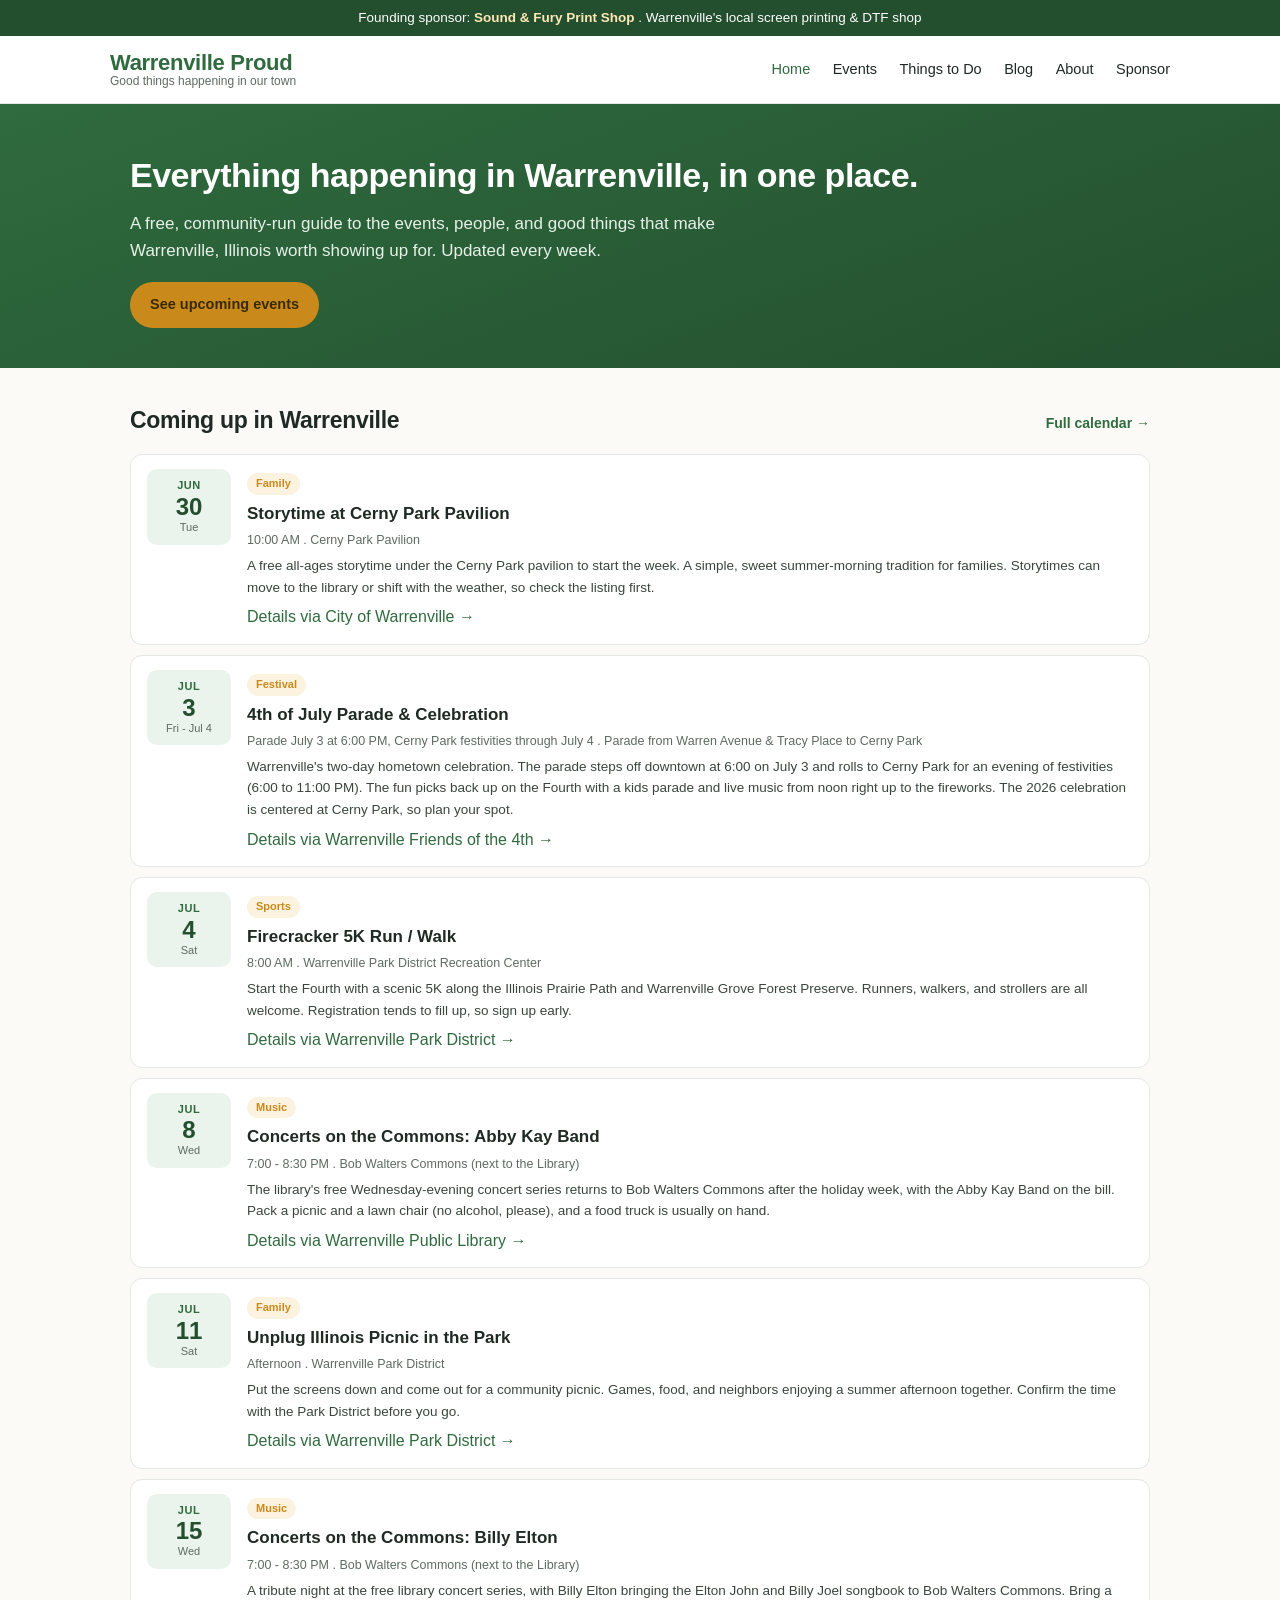
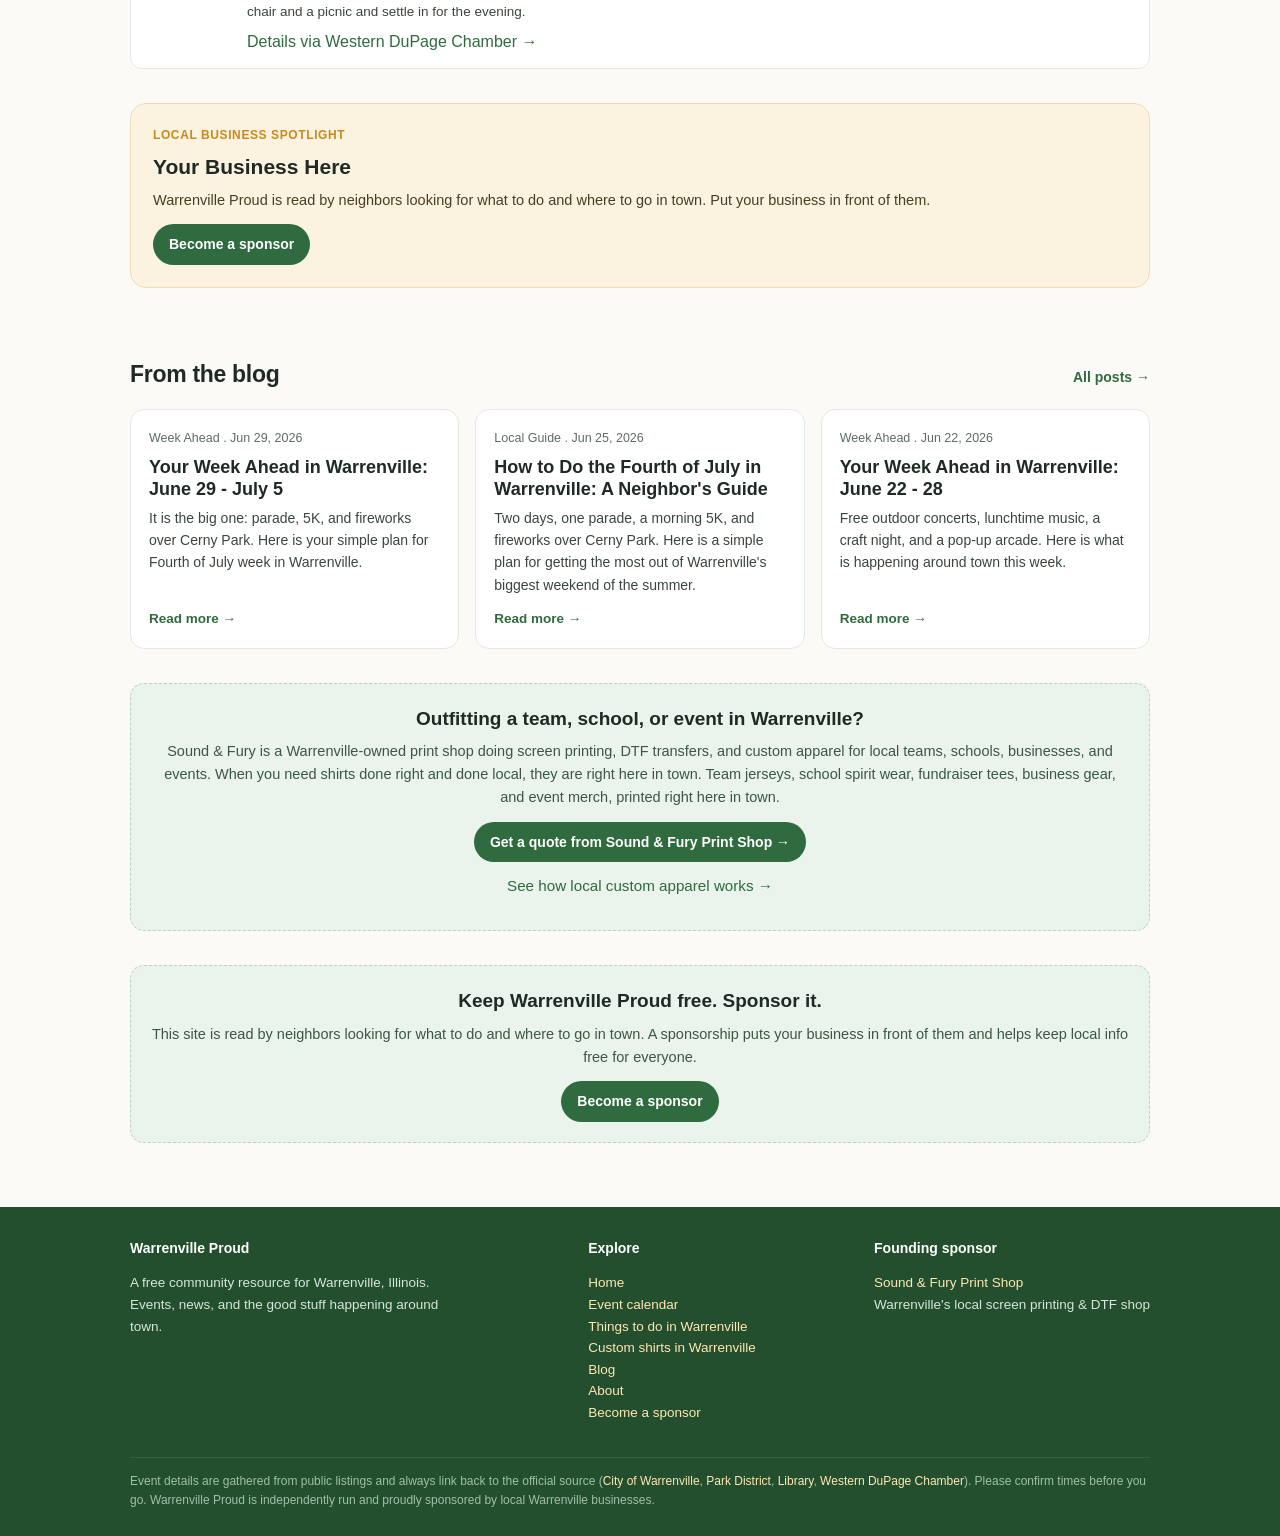
<file: index.html>
<!DOCTYPE html>
<html lang="en">
<head>
<meta charset="UTF-8">
<meta name="viewport" content="width=device-width, initial-scale=1.0">
<title>Warrenville Proud: Warrenville, IL Events Calendar &amp; Community Guide</title>
<meta name="description" content="Your free local guide to events, news, and things to do in Warrenville, Illinois. Updated weekly. Proudly community-run.">
<link rel="canonical" href="https://warrenvilleproud.com/">
<meta name="robots" content="index,follow,max-image-preview:large,max-snippet:-1">
<meta name="author" content="Warrenville Proud">
<meta name="geo.region" content="US-IL">
<meta name="geo.placename" content="Warrenville, Illinois">
<meta name="geo.position" content="41.8186;-88.1762">
<meta name="ICBM" content="41.8186, -88.1762">
<meta name="theme-color" content="#2f6b3e">
<meta property="og:type" content="website">
<meta property="og:site_name" content="Warrenville Proud">
<meta property="og:title" content="Warrenville Proud: Warrenville, IL Events Calendar &amp; Community Guide">
<meta property="og:description" content="Your free local guide to events, news, and things to do in Warrenville, Illinois. Updated weekly. Proudly community-run.">
<meta property="og:url" content="https://warrenvilleproud.com/">
<meta property="og:image" content="https://warrenvilleproud.com/assets/og-image.png">
<meta property="og:locale" content="en_US">
<meta name="twitter:card" content="summary_large_image">
<meta name="twitter:title" content="Warrenville Proud: Warrenville, IL Events Calendar &amp; Community Guide">
<meta name="twitter:description" content="Your free local guide to events, news, and things to do in Warrenville, Illinois. Updated weekly. Proudly community-run.">
<meta name="twitter:image" content="https://warrenvilleproud.com/assets/og-image.png">
<link rel="icon" href="/favicon.ico" sizes="any">
<link rel="icon" type="image/png" href="assets/favicon.png" sizes="96x96">
<link rel="apple-touch-icon" href="assets/apple-touch-icon.png">
<link rel="sitemap" type="application/xml" href="https://warrenvilleproud.com/sitemap.xml">
<link rel="alternate" type="application/rss+xml" title="Warrenville Proud blog" href="https://warrenvilleproud.com/feed.xml">
<link rel="stylesheet" href="assets/style.css">
<script type="application/ld+json">{"@context": "https://schema.org", "@type": "Organization", "@id": "https://warrenvilleproud.com/#org", "name": "Warrenville Proud", "url": "https://warrenvilleproud.com/", "logo": "https://warrenvilleproud.com/assets/og-image.png", "image": "https://warrenvilleproud.com/assets/og-image.png", "description": "A free, community-run guide to events and local life in Warrenville, Illinois.", "areaServed": {"@type": "City", "name": "Warrenville, Illinois"}, "knowsAbout": ["Warrenville Illinois events", "DuPage County community events", "local Warrenville news"], "sponsor": {"@type": "Organization", "name": "Sound & Fury Print Shop", "url": "https://soundandfuryprint.com", "description": "Warrenville-based screen printing and DTF custom apparel shop."}}</script>
<script type="application/ld+json">{"@context": "https://schema.org", "@type": "WebSite", "@id": "https://warrenvilleproud.com/#website", "name": "Warrenville Proud", "url": "https://warrenvilleproud.com/", "inLanguage": "en-US", "publisher": {"@id": "https://warrenvilleproud.com/#org"}}</script>
<script type="application/ld+json">{"@context": "https://schema.org", "@type": "ItemList", "name": "Upcoming events in Warrenville, Illinois", "itemListElement": [{"@type": "ListItem", "position": 1, "item": {"@type": "Event", "name": "Storytime at Cerny Park Pavilion", "startDate": "2026-06-30", "endDate": "2026-06-30", "eventStatus": "https://schema.org/EventScheduled", "eventAttendanceMode": "https://schema.org/OfflineEventAttendanceMode", "location": {"@type": "Place", "name": "Cerny Park Pavilion", "address": {"@type": "PostalAddress", "addressLocality": "Warrenville", "addressRegion": "IL", "postalCode": "60555", "addressCountry": "US"}}, "description": "A free all-ages storytime under the Cerny Park pavilion to start the week. A simple, sweet summer-morning tradition for families. Storytimes can move to the library or shift with the weather, so check the listing first.", "image": "https://warrenvilleproud.com/assets/og-image.png", "url": "https://www.warrenville.il.us/Calendar.aspx?EID=3230", "organizer": {"@type": "Organization", "name": "City of Warrenville"}}}, {"@type": "ListItem", "position": 2, "item": {"@type": "Event", "name": "4th of July Parade & Celebration", "startDate": "2026-07-03", "endDate": "2026-07-04", "eventStatus": "https://schema.org/EventScheduled", "eventAttendanceMode": "https://schema.org/OfflineEventAttendanceMode", "location": {"@type": "Place", "name": "Parade from Warren Avenue & Tracy Place to Cerny Park", "address": {"@type": "PostalAddress", "addressLocality": "Warrenville", "addressRegion": "IL", "postalCode": "60555", "addressCountry": "US"}}, "description": "Warrenville's two-day hometown celebration. The parade steps off downtown at 6:00 on July 3 and rolls to Cerny Park for an evening of festivities (6:00 to 11:00 PM). The fun picks back up on the Fourth with a kids parade and live music from noon right up to the fireworks. The 2026 celebration is centered at Cerny Park, so plan your spot.", "image": "https://warrenvilleproud.com/assets/og-image.png", "url": "https://www.warrenville.il.us/Calendar.aspx?EID=3248", "organizer": {"@type": "Organization", "name": "Warrenville Friends of the 4th"}}}, {"@type": "ListItem", "position": 3, "item": {"@type": "Event", "name": "Firecracker 5K Run / Walk", "startDate": "2026-07-04", "endDate": "2026-07-04", "eventStatus": "https://schema.org/EventScheduled", "eventAttendanceMode": "https://schema.org/OfflineEventAttendanceMode", "location": {"@type": "Place", "name": "Warrenville Park District Recreation Center", "address": {"@type": "PostalAddress", "addressLocality": "Warrenville", "addressRegion": "IL", "postalCode": "60555", "addressCountry": "US"}}, "description": "Start the Fourth with a scenic 5K along the Illinois Prairie Path and Warrenville Grove Forest Preserve. Runners, walkers, and strollers are all welcome. Registration tends to fill up, so sign up early.", "image": "https://warrenvilleproud.com/assets/og-image.png", "url": "https://www.warrenvilleparks.org/events/", "organizer": {"@type": "Organization", "name": "Warrenville Park District"}}}, {"@type": "ListItem", "position": 4, "item": {"@type": "Event", "name": "Concerts on the Commons: Abby Kay Band", "startDate": "2026-07-08", "endDate": "2026-07-08", "eventStatus": "https://schema.org/EventScheduled", "eventAttendanceMode": "https://schema.org/OfflineEventAttendanceMode", "location": {"@type": "Place", "name": "Bob Walters Commons (next to the Library)", "address": {"@type": "PostalAddress", "addressLocality": "Warrenville", "addressRegion": "IL", "postalCode": "60555", "addressCountry": "US"}}, "description": "The library's free Wednesday-evening concert series returns to Bob Walters Commons after the holiday week, with the Abby Kay Band on the bill. Pack a picnic and a lawn chair (no alcohol, please), and a food truck is usually on hand.", "image": "https://warrenvilleproud.com/assets/og-image.png", "url": "https://www.warrenville.com/event/16427846", "organizer": {"@type": "Organization", "name": "Warrenville Public Library"}}}, {"@type": "ListItem", "position": 5, "item": {"@type": "Event", "name": "Unplug Illinois Picnic in the Park", "startDate": "2026-07-11", "endDate": "2026-07-11", "eventStatus": "https://schema.org/EventScheduled", "eventAttendanceMode": "https://schema.org/OfflineEventAttendanceMode", "location": {"@type": "Place", "name": "Warrenville Park District", "address": {"@type": "PostalAddress", "addressLocality": "Warrenville", "addressRegion": "IL", "postalCode": "60555", "addressCountry": "US"}}, "description": "Put the screens down and come out for a community picnic. Games, food, and neighbors enjoying a summer afternoon together. Confirm the time with the Park District before you go.", "image": "https://warrenvilleproud.com/assets/og-image.png", "url": "https://www.warrenvilleparks.org/events/", "organizer": {"@type": "Organization", "name": "Warrenville Park District"}}}, {"@type": "ListItem", "position": 6, "item": {"@type": "Event", "name": "Concerts on the Commons: Billy Elton", "startDate": "2026-07-15", "endDate": "2026-07-15", "eventStatus": "https://schema.org/EventScheduled", "eventAttendanceMode": "https://schema.org/OfflineEventAttendanceMode", "location": {"@type": "Place", "name": "Bob Walters Commons (next to the Library)", "address": {"@type": "PostalAddress", "addressLocality": "Warrenville", "addressRegion": "IL", "postalCode": "60555", "addressCountry": "US"}}, "description": "A tribute night at the free library concert series, with Billy Elton bringing the Elton John and Billy Joel songbook to Bob Walters Commons. Bring a chair and a picnic and settle in for the evening.", "image": "https://warrenvilleproud.com/assets/og-image.png", "url": "http://westerndupagechamber.chambermaster.com/events/details/concerts-on-the-commons-billy-elton-12530", "organizer": {"@type": "Organization", "name": "Western DuPage Chamber"}}}, {"@type": "ListItem", "position": 7, "item": {"@type": "Event", "name": "Summer Movies in the Park", "startDate": "2026-07-16", "endDate": "2026-07-16", "eventStatus": "https://schema.org/EventScheduled", "eventAttendanceMode": "https://schema.org/OfflineEventAttendanceMode", "location": {"@type": "Place", "name": "Cerny Park", "address": {"@type": "PostalAddress", "addressLocality": "Warrenville", "addressRegion": "IL", "postalCode": "60555", "addressCountry": "US"}}, "description": "An outdoor movie night under the stars at Cerny Park. Free, family-friendly, and a great excuse to spread out a blanket with some snacks. Confirm the title and start time with the Park District.", "image": "https://warrenvilleproud.com/assets/og-image.png", "url": "https://www.warrenvilleparks.org/events/", "organizer": {"@type": "Organization", "name": "Warrenville Park District"}}}, {"@type": "ListItem", "position": 8, "item": {"@type": "Event", "name": "Concerts on the Commons: Latin Swing Factor", "startDate": "2026-07-22", "endDate": "2026-07-22", "eventStatus": "https://schema.org/EventScheduled", "eventAttendanceMode": "https://schema.org/OfflineEventAttendanceMode", "location": {"@type": "Place", "name": "Bob Walters Commons (next to the Library)", "address": {"@type": "PostalAddress", "addressLocality": "Warrenville", "addressRegion": "IL", "postalCode": "60555", "addressCountry": "US"}}, "description": "Latin Swing Factor brings a lively mix of Latin rhythms and swing to the library's free Wednesday concert on Bob Walters Commons. A fun one to dance to on a summer evening.", "image": "https://warrenvilleproud.com/assets/og-image.png", "url": "http://westerndupagechamber.chambermaster.com/events/details/concerts-on-the-commons-latin-swing-factor-12531", "organizer": {"@type": "Organization", "name": "Western DuPage Chamber"}}}]}</script>
</head>
<body>
<div class="ribbon">Founding sponsor: <a href="https://soundandfuryprint.com?utm_source=warrenvilleproud&amp;utm_medium=referral&amp;utm_campaign=sponsorship&amp;utm_content=ribbon">Sound &amp; Fury Print Shop</a> . Warrenville&#x27;s local screen printing &amp; DTF shop</div>
<header class="site"><div class="wrap navbar">
  <a class="brand" href="index.html" style="text-decoration:none">
    <span class="name">Warrenville Proud</span>
    <span class="tag">Good things happening in our town</span>
  </a>
  <nav class="links">
    <a href="index.html" style="color:var(--prairie)">Home</a>
    <a href="events.html">Events</a>
    <a href="things-to-do-in-warrenville.html">Things to Do</a>
    <a href="blog/index.html">Blog</a>
    <a href="about.html">About</a>
    <a href="index.html#sponsor">Sponsor</a>
  </nav>
</div></header>

<section class="hero"><div class="wrap">
  <h1>Everything happening in Warrenville, in one place.</h1>
  <p>A free, community-run guide to the events, people, and good things that make Warrenville, Illinois worth showing up for. Updated every week.</p>
  <a class="cta" href="events.html">See upcoming events</a>
</div></section>

<section><div class="wrap">
  <div class="sec-head"><h2>Coming up in Warrenville</h2><a href="events.html">Full calendar &rarr;</a></div>
  <div class="events-list"><div class="event">
  <div class="when"><div class="mo">JUN</div><div class="day">30</div><div class="dow">Tue</div></div>
  <div class="body">
    <span class="pill">Family</span>
    <h3>Storytime at Cerny Park Pavilion</h3>
    <div class="det">10:00 AM . Cerny Park Pavilion</div>
    <p>A free all-ages storytime under the Cerny Park pavilion to start the week. A simple, sweet summer-morning tradition for families. Storytimes can move to the library or shift with the weather, so check the listing first.</p>
    <a class="more" href="https://www.warrenville.il.us/Calendar.aspx?EID=3230">Details via City of Warrenville &rarr;</a>
  </div>
</div><div class="event">
  <div class="when"><div class="mo">JUL</div><div class="day">3</div><div class="dow">Fri - Jul 4</div></div>
  <div class="body">
    <span class="pill">Festival</span>
    <h3>4th of July Parade &amp; Celebration</h3>
    <div class="det">Parade July 3 at 6:00 PM, Cerny Park festivities through July 4 . Parade from Warren Avenue &amp; Tracy Place to Cerny Park</div>
    <p>Warrenville&#x27;s two-day hometown celebration. The parade steps off downtown at 6:00 on July 3 and rolls to Cerny Park for an evening of festivities (6:00 to 11:00 PM). The fun picks back up on the Fourth with a kids parade and live music from noon right up to the fireworks. The 2026 celebration is centered at Cerny Park, so plan your spot.</p>
    <a class="more" href="https://www.warrenville.il.us/Calendar.aspx?EID=3248">Details via Warrenville Friends of the 4th &rarr;</a>
  </div>
</div><div class="event">
  <div class="when"><div class="mo">JUL</div><div class="day">4</div><div class="dow">Sat</div></div>
  <div class="body">
    <span class="pill">Sports</span>
    <h3>Firecracker 5K Run / Walk</h3>
    <div class="det">8:00 AM . Warrenville Park District Recreation Center</div>
    <p>Start the Fourth with a scenic 5K along the Illinois Prairie Path and Warrenville Grove Forest Preserve. Runners, walkers, and strollers are all welcome. Registration tends to fill up, so sign up early.</p>
    <a class="more" href="https://www.warrenvilleparks.org/events/">Details via Warrenville Park District &rarr;</a>
  </div>
</div><div class="event">
  <div class="when"><div class="mo">JUL</div><div class="day">8</div><div class="dow">Wed</div></div>
  <div class="body">
    <span class="pill">Music</span>
    <h3>Concerts on the Commons: Abby Kay Band</h3>
    <div class="det">7:00 - 8:30 PM . Bob Walters Commons (next to the Library)</div>
    <p>The library&#x27;s free Wednesday-evening concert series returns to Bob Walters Commons after the holiday week, with the Abby Kay Band on the bill. Pack a picnic and a lawn chair (no alcohol, please), and a food truck is usually on hand.</p>
    <a class="more" href="https://www.warrenville.com/event/16427846">Details via Warrenville Public Library &rarr;</a>
  </div>
</div><div class="event">
  <div class="when"><div class="mo">JUL</div><div class="day">11</div><div class="dow">Sat</div></div>
  <div class="body">
    <span class="pill">Family</span>
    <h3>Unplug Illinois Picnic in the Park</h3>
    <div class="det">Afternoon . Warrenville Park District</div>
    <p>Put the screens down and come out for a community picnic. Games, food, and neighbors enjoying a summer afternoon together. Confirm the time with the Park District before you go.</p>
    <a class="more" href="https://www.warrenvilleparks.org/events/">Details via Warrenville Park District &rarr;</a>
  </div>
</div><div class="event">
  <div class="when"><div class="mo">JUL</div><div class="day">15</div><div class="dow">Wed</div></div>
  <div class="body">
    <span class="pill">Music</span>
    <h3>Concerts on the Commons: Billy Elton</h3>
    <div class="det">7:00 - 8:30 PM . Bob Walters Commons (next to the Library)</div>
    <p>A tribute night at the free library concert series, with Billy Elton bringing the Elton John and Billy Joel songbook to Bob Walters Commons. Bring a chair and a picnic and settle in for the evening.</p>
    <a class="more" href="http://westerndupagechamber.chambermaster.com/events/details/concerts-on-the-commons-billy-elton-12530">Details via Western DuPage Chamber &rarr;</a>
  </div>
</div></div>
</div></section>

<section style="padding-top:0"><div class="wrap">
  <div class="spotlight">
  <div class="kicker">Local Business Spotlight</div>
  <h3>Your Business Here</h3>
  <p>Warrenville Proud is read by neighbors looking for what to do and where to go in town. Put your business in front of them.</p>
  <a class="btn" href="#sponsor">Become a sponsor</a>
  
</div>
</div></section>

<section><div class="wrap">
  <div class="sec-head"><h2>From the blog</h2><a href="blog/index.html">All posts &rarr;</a></div>
  <div class="grid cols-3"><div class="card">
  <span class="meta">Week Ahead . Jun 29, 2026</span>
  <h3><a href="blog/week-ahead-2026-06-29.html" style="color:inherit">Your Week Ahead in Warrenville: June 29 - July 5</a></h3>
  <p>It is the big one: parade, 5K, and fireworks over Cerny Park. Here is your simple plan for Fourth of July week in Warrenville.</p>
  <a class="more" href="blog/week-ahead-2026-06-29.html">Read more &rarr;</a>
</div><div class="card">
  <span class="meta">Local Guide . Jun 25, 2026</span>
  <h3><a href="blog/fourth-of-july-warrenville-guide.html" style="color:inherit">How to Do the Fourth of July in Warrenville: A Neighbor&#x27;s Guide</a></h3>
  <p>Two days, one parade, a morning 5K, and fireworks over Cerny Park. Here is a simple plan for getting the most out of Warrenville&#x27;s biggest weekend of the summer.</p>
  <a class="more" href="blog/fourth-of-july-warrenville-guide.html">Read more &rarr;</a>
</div><div class="card">
  <span class="meta">Week Ahead . Jun 22, 2026</span>
  <h3><a href="blog/week-ahead-2026-06-22.html" style="color:inherit">Your Week Ahead in Warrenville: June 22 - 28</a></h3>
  <p>Free outdoor concerts, lunchtime music, a craft night, and a pop-up arcade. Here is what is happening around town this week.</p>
  <a class="more" href="blog/week-ahead-2026-06-22.html">Read more &rarr;</a>
</div></div>
</div></section>

<section style="padding-top:0"><div class="wrap">
  <div class="sponsor-cta">
  <h3>Outfitting a team, school, or event in Warrenville?</h3>
  <p>Sound &amp; Fury is a Warrenville-owned print shop doing screen printing, DTF transfers, and custom apparel for local teams, schools, businesses, and events. When you need shirts done right and done local, they are right here in town. Team jerseys, school spirit wear, fundraiser tees, business gear, and event merch, printed right here in town.</p>
  <a class="btn" href="https://soundandfuryprint.com?utm_source=warrenvilleproud&amp;utm_medium=referral&amp;utm_campaign=sponsorship&amp;utm_content=home">Get a quote from Sound &amp; Fury Print Shop &rarr;</a>
  <p style="margin-top:12px;font-size:.95em"><a href="custom-shirts-warrenville.html">See how local custom apparel works &rarr;</a></p>
</div>
</div></section>

<section style="padding-top:0"><div class="wrap">
  <div id="sponsor" class="sponsor-cta">
  <h3>Keep Warrenville Proud free. Sponsor it.</h3>
  <p>This site is read by neighbors looking for what to do and where to go in town. A sponsorship puts your business in front of them and helps keep local info free for everyone.</p>
  <a class="btn" href="mailto:hello@warrenvilleproud.com?subject=Sponsoring%20Warrenville%20Proud">Become a sponsor</a>
</div>
</div></section>

<footer class="site"><div class="wrap">
  <div class="cols">
    <div style="max-width:340px">
      <h4>Warrenville Proud</h4>
      <p>A free community resource for Warrenville, Illinois. Events, news, and the good stuff happening around town.</p>
    </div>
    <div>
      <h4>Explore</h4>
      <p><a href="index.html">Home</a><br>
      <a href="events.html">Event calendar</a><br>
      <a href="things-to-do-in-warrenville.html">Things to do in Warrenville</a><br>
      <a href="custom-shirts-warrenville.html">Custom shirts in Warrenville</a><br>
      <a href="blog/index.html">Blog</a><br>
      <a href="about.html">About</a><br>
      <a href="index.html#sponsor">Become a sponsor</a></p>
    </div>
    <div style="max-width:300px">
      <h4>Founding sponsor</h4>
      <p><a href="https://soundandfuryprint.com?utm_source=warrenvilleproud&amp;utm_medium=referral&amp;utm_campaign=sponsorship&amp;utm_content=footer">Sound &amp; Fury Print Shop</a><br>Warrenville&#x27;s local screen printing &amp; DTF shop</p>
    </div>
  </div>
  <div class="fine">
    Event details are gathered from public listings and always link back to the official source
    (<a href="https://www.warrenville.il.us/395/Community-Events">City of Warrenville</a>,
    <a href="https://www.warrenvilleparks.org/events/">Park District</a>,
    <a href="https://www.warrenville.com/events">Library</a>,
    <a href="http://westerndupagechamber.chambermaster.com/events/calendar">Western DuPage Chamber</a>).
    Please confirm times before you go. Warrenville Proud is independently run and proudly sponsored by local Warrenville businesses.
  </div>
</div></footer>
</body>
</html>
</file>
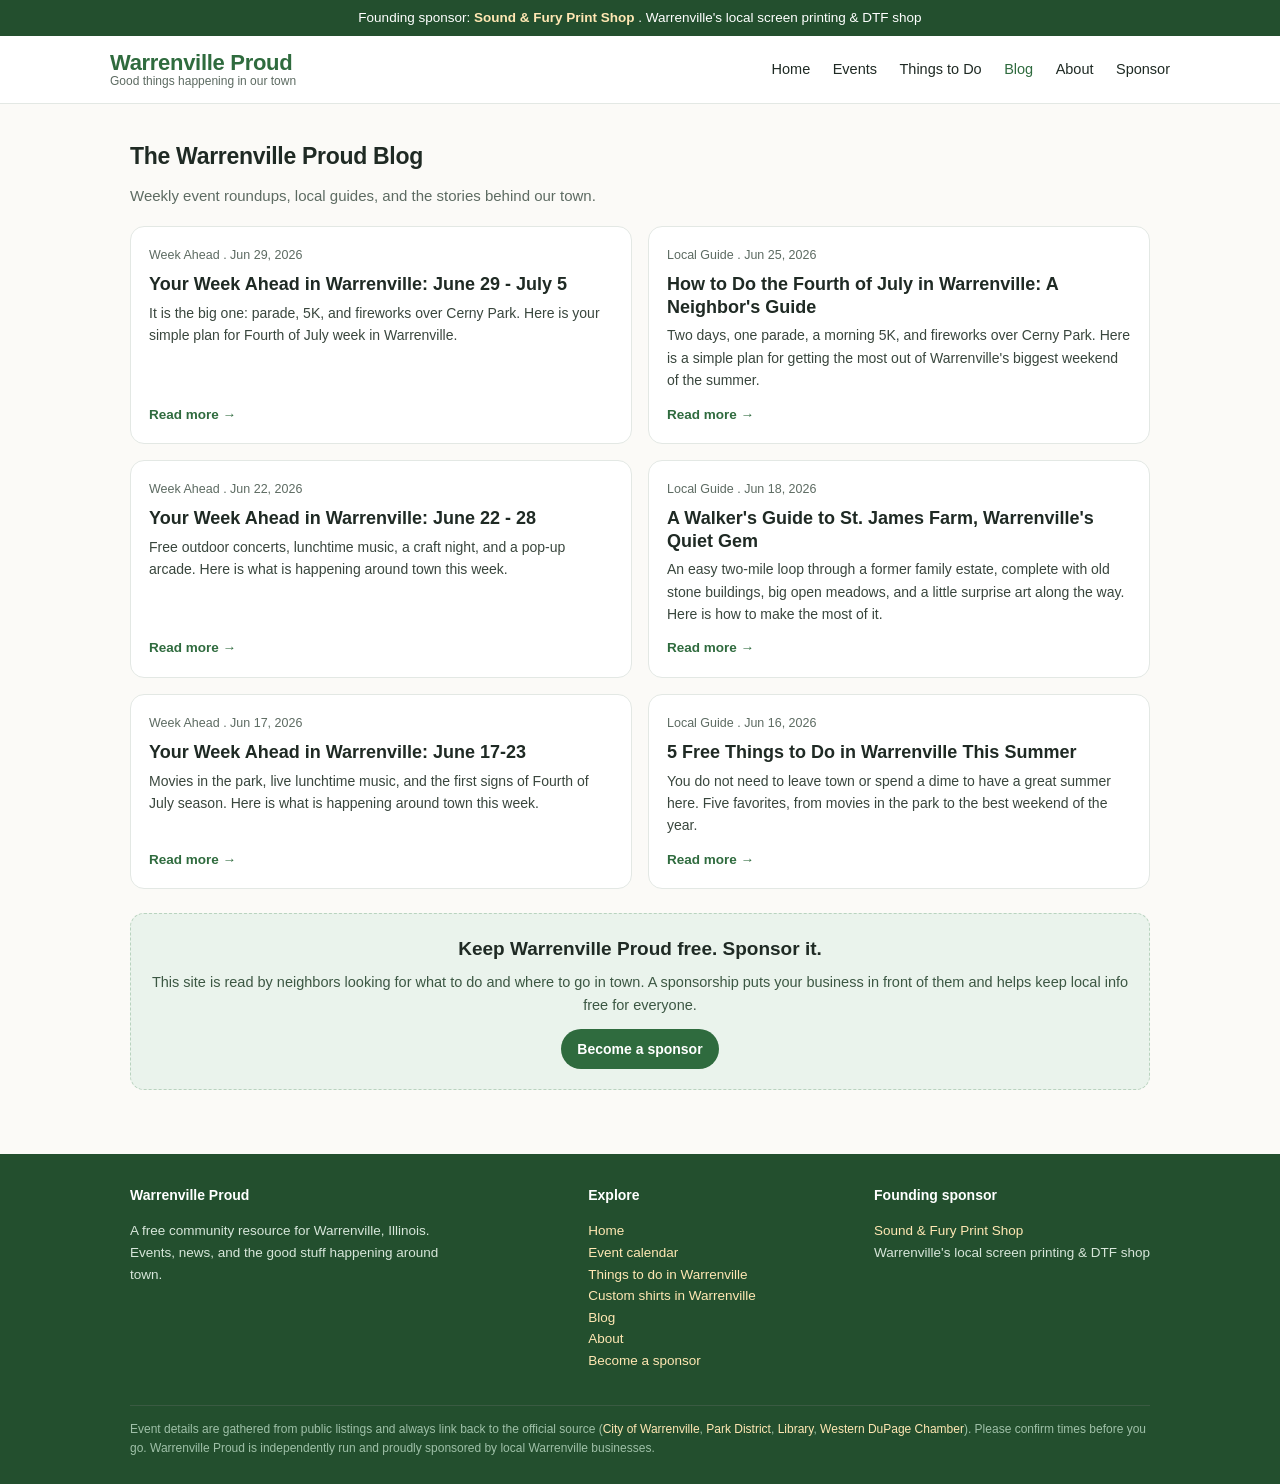
<file: blog/index.html>
<!DOCTYPE html>
<html lang="en">
<head>
<meta charset="UTF-8">
<meta name="viewport" content="width=device-width, initial-scale=1.0">
<title>Warrenville Blog: Local Guides &amp; Event Roundups | Warrenville Proud</title>
<meta name="description" content="Local guides, weekly event roundups, and stories from around Warrenville, Illinois.">
<link rel="canonical" href="https://warrenvilleproud.com/blog/index.html">
<meta name="robots" content="index,follow,max-image-preview:large,max-snippet:-1">
<meta name="author" content="Warrenville Proud">
<meta name="geo.region" content="US-IL">
<meta name="geo.placename" content="Warrenville, Illinois">
<meta name="geo.position" content="41.8186;-88.1762">
<meta name="ICBM" content="41.8186, -88.1762">
<meta name="theme-color" content="#2f6b3e">
<meta property="og:type" content="website">
<meta property="og:site_name" content="Warrenville Proud">
<meta property="og:title" content="Warrenville Blog: Local Guides &amp; Event Roundups | Warrenville Proud">
<meta property="og:description" content="Local guides, weekly event roundups, and stories from around Warrenville, Illinois.">
<meta property="og:url" content="https://warrenvilleproud.com/blog/index.html">
<meta property="og:image" content="https://warrenvilleproud.com/assets/og-image.png">
<meta property="og:locale" content="en_US">
<meta name="twitter:card" content="summary_large_image">
<meta name="twitter:title" content="Warrenville Blog: Local Guides &amp; Event Roundups | Warrenville Proud">
<meta name="twitter:description" content="Local guides, weekly event roundups, and stories from around Warrenville, Illinois.">
<meta name="twitter:image" content="https://warrenvilleproud.com/assets/og-image.png">
<link rel="icon" href="/favicon.ico" sizes="any">
<link rel="icon" type="image/png" href="../assets/favicon.png" sizes="96x96">
<link rel="apple-touch-icon" href="../assets/apple-touch-icon.png">
<link rel="sitemap" type="application/xml" href="https://warrenvilleproud.com/sitemap.xml">
<link rel="alternate" type="application/rss+xml" title="Warrenville Proud blog" href="https://warrenvilleproud.com/feed.xml">
<link rel="stylesheet" href="../assets/style.css">
<script type="application/ld+json">{"@context": "https://schema.org", "@type": "Organization", "@id": "https://warrenvilleproud.com/#org", "name": "Warrenville Proud", "url": "https://warrenvilleproud.com/", "logo": "https://warrenvilleproud.com/assets/og-image.png", "image": "https://warrenvilleproud.com/assets/og-image.png", "description": "A free, community-run guide to events and local life in Warrenville, Illinois.", "areaServed": {"@type": "City", "name": "Warrenville, Illinois"}, "knowsAbout": ["Warrenville Illinois events", "DuPage County community events", "local Warrenville news"], "sponsor": {"@type": "Organization", "name": "Sound & Fury Print Shop", "url": "https://soundandfuryprint.com", "description": "Warrenville-based screen printing and DTF custom apparel shop."}}</script>
<script type="application/ld+json">{"@context": "https://schema.org", "@type": "WebSite", "@id": "https://warrenvilleproud.com/#website", "name": "Warrenville Proud", "url": "https://warrenvilleproud.com/", "inLanguage": "en-US", "publisher": {"@id": "https://warrenvilleproud.com/#org"}}</script>
<script type="application/ld+json">{"@context": "https://schema.org", "@type": "Blog", "url": "https://warrenvilleproud.com/blog/index.html", "name": "Warrenville Proud Blog", "publisher": {"@id": "https://warrenvilleproud.com/#org"}}</script>
<script type="application/ld+json">{"@context": "https://schema.org", "@type": "BreadcrumbList", "itemListElement": [{"@type": "ListItem", "position": 1, "name": "Home", "item": "https://warrenvilleproud.com/"}, {"@type": "ListItem", "position": 2, "name": "Blog", "item": "https://warrenvilleproud.com/blog/index.html"}]}</script>
</head>
<body>
<div class="ribbon">Founding sponsor: <a href="https://soundandfuryprint.com?utm_source=warrenvilleproud&amp;utm_medium=referral&amp;utm_campaign=sponsorship&amp;utm_content=ribbon">Sound &amp; Fury Print Shop</a> . Warrenville&#x27;s local screen printing &amp; DTF shop</div>
<header class="site"><div class="wrap navbar">
  <a class="brand" href="../index.html" style="text-decoration:none">
    <span class="name">Warrenville Proud</span>
    <span class="tag">Good things happening in our town</span>
  </a>
  <nav class="links">
    <a href="../index.html">Home</a>
    <a href="../events.html">Events</a>
    <a href="../things-to-do-in-warrenville.html">Things to Do</a>
    <a href="../blog/index.html" style="color:var(--prairie)">Blog</a>
    <a href="../about.html">About</a>
    <a href="../index.html#sponsor">Sponsor</a>
  </nav>
</div></header>

<section><div class="wrap">
  <div class="sec-head"><h2>The Warrenville Proud Blog</h2></div>
  <p class="lead">Weekly event roundups, local guides, and the stories behind our town.</p>
  <div class="grid cols-2"><div class="card">
  <span class="meta">Week Ahead . Jun 29, 2026</span>
  <h3><a href="../blog/week-ahead-2026-06-29.html" style="color:inherit">Your Week Ahead in Warrenville: June 29 - July 5</a></h3>
  <p>It is the big one: parade, 5K, and fireworks over Cerny Park. Here is your simple plan for Fourth of July week in Warrenville.</p>
  <a class="more" href="../blog/week-ahead-2026-06-29.html">Read more &rarr;</a>
</div><div class="card">
  <span class="meta">Local Guide . Jun 25, 2026</span>
  <h3><a href="../blog/fourth-of-july-warrenville-guide.html" style="color:inherit">How to Do the Fourth of July in Warrenville: A Neighbor&#x27;s Guide</a></h3>
  <p>Two days, one parade, a morning 5K, and fireworks over Cerny Park. Here is a simple plan for getting the most out of Warrenville&#x27;s biggest weekend of the summer.</p>
  <a class="more" href="../blog/fourth-of-july-warrenville-guide.html">Read more &rarr;</a>
</div><div class="card">
  <span class="meta">Week Ahead . Jun 22, 2026</span>
  <h3><a href="../blog/week-ahead-2026-06-22.html" style="color:inherit">Your Week Ahead in Warrenville: June 22 - 28</a></h3>
  <p>Free outdoor concerts, lunchtime music, a craft night, and a pop-up arcade. Here is what is happening around town this week.</p>
  <a class="more" href="../blog/week-ahead-2026-06-22.html">Read more &rarr;</a>
</div><div class="card">
  <span class="meta">Local Guide . Jun 18, 2026</span>
  <h3><a href="../blog/st-james-farm-warrenville-trail-guide.html" style="color:inherit">A Walker&#x27;s Guide to St. James Farm, Warrenville&#x27;s Quiet Gem</a></h3>
  <p>An easy two-mile loop through a former family estate, complete with old stone buildings, big open meadows, and a little surprise art along the way. Here is how to make the most of it.</p>
  <a class="more" href="../blog/st-james-farm-warrenville-trail-guide.html">Read more &rarr;</a>
</div><div class="card">
  <span class="meta">Week Ahead . Jun 17, 2026</span>
  <h3><a href="../blog/week-ahead-2026-06-17.html" style="color:inherit">Your Week Ahead in Warrenville: June 17-23</a></h3>
  <p>Movies in the park, live lunchtime music, and the first signs of Fourth of July season. Here is what is happening around town this week.</p>
  <a class="more" href="../blog/week-ahead-2026-06-17.html">Read more &rarr;</a>
</div><div class="card">
  <span class="meta">Local Guide . Jun 16, 2026</span>
  <h3><a href="../blog/5-free-things-to-do-in-warrenville-this-summer.html" style="color:inherit">5 Free Things to Do in Warrenville This Summer</a></h3>
  <p>You do not need to leave town or spend a dime to have a great summer here. Five favorites, from movies in the park to the best weekend of the year.</p>
  <a class="more" href="../blog/5-free-things-to-do-in-warrenville-this-summer.html">Read more &rarr;</a>
</div></div>
  <div style="margin-top:24px"><div id="sponsor" class="sponsor-cta">
  <h3>Keep Warrenville Proud free. Sponsor it.</h3>
  <p>This site is read by neighbors looking for what to do and where to go in town. A sponsorship puts your business in front of them and helps keep local info free for everyone.</p>
  <a class="btn" href="mailto:hello@warrenvilleproud.com?subject=Sponsoring%20Warrenville%20Proud">Become a sponsor</a>
</div></div>
</div></section>

<footer class="site"><div class="wrap">
  <div class="cols">
    <div style="max-width:340px">
      <h4>Warrenville Proud</h4>
      <p>A free community resource for Warrenville, Illinois. Events, news, and the good stuff happening around town.</p>
    </div>
    <div>
      <h4>Explore</h4>
      <p><a href="../index.html">Home</a><br>
      <a href="../events.html">Event calendar</a><br>
      <a href="../things-to-do-in-warrenville.html">Things to do in Warrenville</a><br>
      <a href="../custom-shirts-warrenville.html">Custom shirts in Warrenville</a><br>
      <a href="../blog/index.html">Blog</a><br>
      <a href="../about.html">About</a><br>
      <a href="../index.html#sponsor">Become a sponsor</a></p>
    </div>
    <div style="max-width:300px">
      <h4>Founding sponsor</h4>
      <p><a href="https://soundandfuryprint.com?utm_source=warrenvilleproud&amp;utm_medium=referral&amp;utm_campaign=sponsorship&amp;utm_content=footer">Sound &amp; Fury Print Shop</a><br>Warrenville&#x27;s local screen printing &amp; DTF shop</p>
    </div>
  </div>
  <div class="fine">
    Event details are gathered from public listings and always link back to the official source
    (<a href="https://www.warrenville.il.us/395/Community-Events">City of Warrenville</a>,
    <a href="https://www.warrenvilleparks.org/events/">Park District</a>,
    <a href="https://www.warrenville.com/events">Library</a>,
    <a href="http://westerndupagechamber.chambermaster.com/events/calendar">Western DuPage Chamber</a>).
    Please confirm times before you go. Warrenville Proud is independently run and proudly sponsored by local Warrenville businesses.
  </div>
</div></footer>
</body>
</html>
</file>
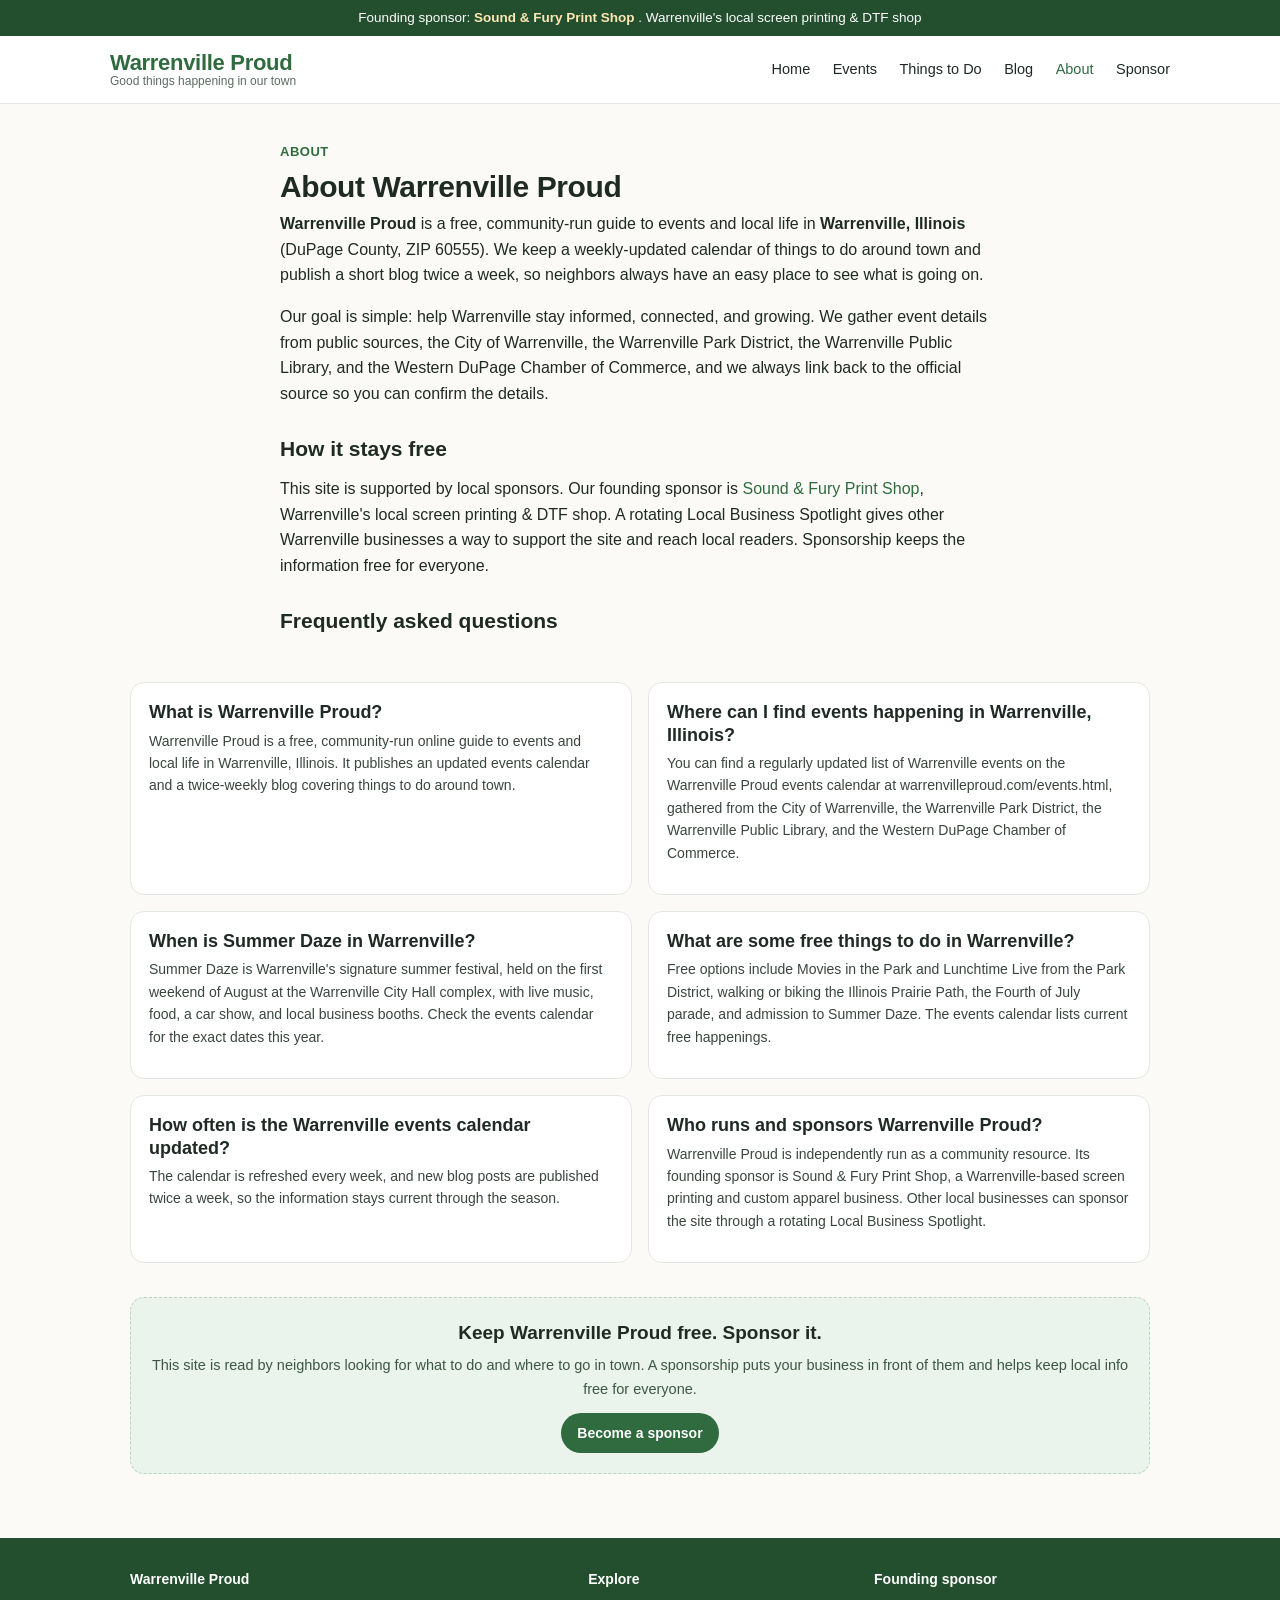
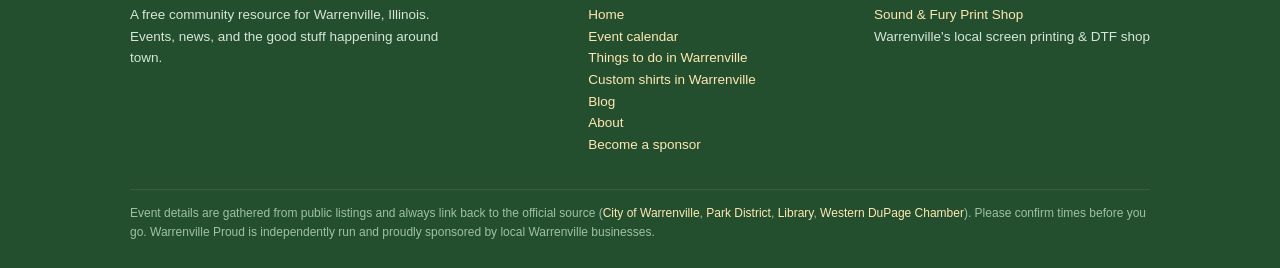
<file: about.html>
<!DOCTYPE html>
<html lang="en">
<head>
<meta charset="UTF-8">
<meta name="viewport" content="width=device-width, initial-scale=1.0">
<title>About Warrenville Proud: Warrenville, IL Community Guide</title>
<meta name="description" content="What Warrenville Proud is, who it serves, and how the free Warrenville, Illinois events calendar and blog work. Frequently asked questions answered.">
<link rel="canonical" href="https://warrenvilleproud.com/about.html">
<meta name="robots" content="index,follow,max-image-preview:large,max-snippet:-1">
<meta name="author" content="Warrenville Proud">
<meta name="geo.region" content="US-IL">
<meta name="geo.placename" content="Warrenville, Illinois">
<meta name="geo.position" content="41.8186;-88.1762">
<meta name="ICBM" content="41.8186, -88.1762">
<meta name="theme-color" content="#2f6b3e">
<meta property="og:type" content="website">
<meta property="og:site_name" content="Warrenville Proud">
<meta property="og:title" content="About Warrenville Proud: Warrenville, IL Community Guide">
<meta property="og:description" content="What Warrenville Proud is, who it serves, and how the free Warrenville, Illinois events calendar and blog work. Frequently asked questions answered.">
<meta property="og:url" content="https://warrenvilleproud.com/about.html">
<meta property="og:image" content="https://warrenvilleproud.com/assets/og-image.png">
<meta property="og:locale" content="en_US">
<meta name="twitter:card" content="summary_large_image">
<meta name="twitter:title" content="About Warrenville Proud: Warrenville, IL Community Guide">
<meta name="twitter:description" content="What Warrenville Proud is, who it serves, and how the free Warrenville, Illinois events calendar and blog work. Frequently asked questions answered.">
<meta name="twitter:image" content="https://warrenvilleproud.com/assets/og-image.png">
<link rel="icon" href="/favicon.ico" sizes="any">
<link rel="icon" type="image/png" href="assets/favicon.png" sizes="96x96">
<link rel="apple-touch-icon" href="assets/apple-touch-icon.png">
<link rel="sitemap" type="application/xml" href="https://warrenvilleproud.com/sitemap.xml">
<link rel="alternate" type="application/rss+xml" title="Warrenville Proud blog" href="https://warrenvilleproud.com/feed.xml">
<link rel="stylesheet" href="assets/style.css">
<script type="application/ld+json">{"@context": "https://schema.org", "@type": "Organization", "@id": "https://warrenvilleproud.com/#org", "name": "Warrenville Proud", "url": "https://warrenvilleproud.com/", "logo": "https://warrenvilleproud.com/assets/og-image.png", "image": "https://warrenvilleproud.com/assets/og-image.png", "description": "A free, community-run guide to events and local life in Warrenville, Illinois.", "areaServed": {"@type": "City", "name": "Warrenville, Illinois"}, "knowsAbout": ["Warrenville Illinois events", "DuPage County community events", "local Warrenville news"], "sponsor": {"@type": "Organization", "name": "Sound & Fury Print Shop", "url": "https://soundandfuryprint.com", "description": "Warrenville-based screen printing and DTF custom apparel shop."}}</script>
<script type="application/ld+json">{"@context": "https://schema.org", "@type": "WebSite", "@id": "https://warrenvilleproud.com/#website", "name": "Warrenville Proud", "url": "https://warrenvilleproud.com/", "inLanguage": "en-US", "publisher": {"@id": "https://warrenvilleproud.com/#org"}}</script>
<script type="application/ld+json">{"@context": "https://schema.org", "@type": "FAQPage", "mainEntity": [{"@type": "Question", "name": "What is Warrenville Proud?", "acceptedAnswer": {"@type": "Answer", "text": "Warrenville Proud is a free, community-run online guide to events and local life in Warrenville, Illinois. It publishes an updated events calendar and a twice-weekly blog covering things to do around town."}}, {"@type": "Question", "name": "Where can I find events happening in Warrenville, Illinois?", "acceptedAnswer": {"@type": "Answer", "text": "You can find a regularly updated list of Warrenville events on the Warrenville Proud events calendar at warrenvilleproud.com/events.html, gathered from the City of Warrenville, the Warrenville Park District, the Warrenville Public Library, and the Western DuPage Chamber of Commerce."}}, {"@type": "Question", "name": "When is Summer Daze in Warrenville?", "acceptedAnswer": {"@type": "Answer", "text": "Summer Daze is Warrenville's signature summer festival, held on the first weekend of August at the Warrenville City Hall complex, with live music, food, a car show, and local business booths. Check the events calendar for the exact dates this year."}}, {"@type": "Question", "name": "What are some free things to do in Warrenville?", "acceptedAnswer": {"@type": "Answer", "text": "Free options include Movies in the Park and Lunchtime Live from the Park District, walking or biking the Illinois Prairie Path, the Fourth of July parade, and admission to Summer Daze. The events calendar lists current free happenings."}}, {"@type": "Question", "name": "How often is the Warrenville events calendar updated?", "acceptedAnswer": {"@type": "Answer", "text": "The calendar is refreshed every week, and new blog posts are published twice a week, so the information stays current through the season."}}, {"@type": "Question", "name": "Who runs and sponsors Warrenville Proud?", "acceptedAnswer": {"@type": "Answer", "text": "Warrenville Proud is independently run as a community resource. Its founding sponsor is Sound & Fury Print Shop, a Warrenville-based screen printing and custom apparel business. Other local businesses can sponsor the site through a rotating Local Business Spotlight."}}]}</script>
<script type="application/ld+json">{"@context": "https://schema.org", "@type": "AboutPage", "url": "https://warrenvilleproud.com/about.html", "name": "About Warrenville Proud", "isPartOf": {"@id": "https://warrenvilleproud.com/#website"}}</script>
<script type="application/ld+json">{"@context": "https://schema.org", "@type": "BreadcrumbList", "itemListElement": [{"@type": "ListItem", "position": 1, "name": "Home", "item": "https://warrenvilleproud.com/"}, {"@type": "ListItem", "position": 2, "name": "About", "item": "https://warrenvilleproud.com/about.html"}]}</script>
</head>
<body>
<div class="ribbon">Founding sponsor: <a href="https://soundandfuryprint.com?utm_source=warrenvilleproud&amp;utm_medium=referral&amp;utm_campaign=sponsorship&amp;utm_content=ribbon">Sound &amp; Fury Print Shop</a> . Warrenville&#x27;s local screen printing &amp; DTF shop</div>
<header class="site"><div class="wrap navbar">
  <a class="brand" href="index.html" style="text-decoration:none">
    <span class="name">Warrenville Proud</span>
    <span class="tag">Good things happening in our town</span>
  </a>
  <nav class="links">
    <a href="index.html">Home</a>
    <a href="events.html">Events</a>
    <a href="things-to-do-in-warrenville.html">Things to Do</a>
    <a href="blog/index.html">Blog</a>
    <a href="about.html" style="color:var(--prairie)">About</a>
    <a href="index.html#sponsor">Sponsor</a>
  </nav>
</div></header>

<section><div class="wrap"><div class="article">
  <span class="kicker">About</span>
  <h1>About Warrenville Proud</h1>
  <p><strong>Warrenville Proud</strong> is a free, community-run guide to events and local life in <strong>Warrenville, Illinois</strong> (DuPage County, ZIP 60555). We keep a weekly-updated calendar of things to do around town and publish a short blog twice a week, so neighbors always have an easy place to see what is going on.</p>
  <p>Our goal is simple: help Warrenville stay informed, connected, and growing. We gather event details from public sources, the City of Warrenville, the Warrenville Park District, the Warrenville Public Library, and the Western DuPage Chamber of Commerce, and we always link back to the official source so you can confirm the details.</p>
  <h2>How it stays free</h2>
  <p>This site is supported by local sponsors. Our founding sponsor is <a href="https://soundandfuryprint.com">Sound &amp; Fury Print Shop</a>, Warrenville&#x27;s local screen printing &amp; DTF shop. A rotating Local Business Spotlight gives other Warrenville businesses a way to support the site and reach local readers. Sponsorship keeps the information free for everyone.</p>
  <h2>Frequently asked questions</h2>
</div></div></section>
<section style="padding-top:0"><div class="wrap"><div class="grid cols-2"><div class="card"><h3>What is Warrenville Proud?</h3><p>Warrenville Proud is a free, community-run online guide to events and local life in Warrenville, Illinois. It publishes an updated events calendar and a twice-weekly blog covering things to do around town.</p></div><div class="card"><h3>Where can I find events happening in Warrenville, Illinois?</h3><p>You can find a regularly updated list of Warrenville events on the Warrenville Proud events calendar at warrenvilleproud.com/events.html, gathered from the City of Warrenville, the Warrenville Park District, the Warrenville Public Library, and the Western DuPage Chamber of Commerce.</p></div><div class="card"><h3>When is Summer Daze in Warrenville?</h3><p>Summer Daze is Warrenville&#x27;s signature summer festival, held on the first weekend of August at the Warrenville City Hall complex, with live music, food, a car show, and local business booths. Check the events calendar for the exact dates this year.</p></div><div class="card"><h3>What are some free things to do in Warrenville?</h3><p>Free options include Movies in the Park and Lunchtime Live from the Park District, walking or biking the Illinois Prairie Path, the Fourth of July parade, and admission to Summer Daze. The events calendar lists current free happenings.</p></div><div class="card"><h3>How often is the Warrenville events calendar updated?</h3><p>The calendar is refreshed every week, and new blog posts are published twice a week, so the information stays current through the season.</p></div><div class="card"><h3>Who runs and sponsors Warrenville Proud?</h3><p>Warrenville Proud is independently run as a community resource. Its founding sponsor is Sound &amp; Fury Print Shop, a Warrenville-based screen printing and custom apparel business. Other local businesses can sponsor the site through a rotating Local Business Spotlight.</p></div></div></div></section>
<section style="padding-top:0"><div class="wrap"><div id="sponsor" class="sponsor-cta">
  <h3>Keep Warrenville Proud free. Sponsor it.</h3>
  <p>This site is read by neighbors looking for what to do and where to go in town. A sponsorship puts your business in front of them and helps keep local info free for everyone.</p>
  <a class="btn" href="mailto:hello@warrenvilleproud.com?subject=Sponsoring%20Warrenville%20Proud">Become a sponsor</a>
</div></div></section>

<footer class="site"><div class="wrap">
  <div class="cols">
    <div style="max-width:340px">
      <h4>Warrenville Proud</h4>
      <p>A free community resource for Warrenville, Illinois. Events, news, and the good stuff happening around town.</p>
    </div>
    <div>
      <h4>Explore</h4>
      <p><a href="index.html">Home</a><br>
      <a href="events.html">Event calendar</a><br>
      <a href="things-to-do-in-warrenville.html">Things to do in Warrenville</a><br>
      <a href="custom-shirts-warrenville.html">Custom shirts in Warrenville</a><br>
      <a href="blog/index.html">Blog</a><br>
      <a href="about.html">About</a><br>
      <a href="index.html#sponsor">Become a sponsor</a></p>
    </div>
    <div style="max-width:300px">
      <h4>Founding sponsor</h4>
      <p><a href="https://soundandfuryprint.com?utm_source=warrenvilleproud&amp;utm_medium=referral&amp;utm_campaign=sponsorship&amp;utm_content=footer">Sound &amp; Fury Print Shop</a><br>Warrenville&#x27;s local screen printing &amp; DTF shop</p>
    </div>
  </div>
  <div class="fine">
    Event details are gathered from public listings and always link back to the official source
    (<a href="https://www.warrenville.il.us/395/Community-Events">City of Warrenville</a>,
    <a href="https://www.warrenvilleparks.org/events/">Park District</a>,
    <a href="https://www.warrenville.com/events">Library</a>,
    <a href="http://westerndupagechamber.chambermaster.com/events/calendar">Western DuPage Chamber</a>).
    Please confirm times before you go. Warrenville Proud is independently run and proudly sponsored by local Warrenville businesses.
  </div>
</div></footer>
</body>
</html>
</file>
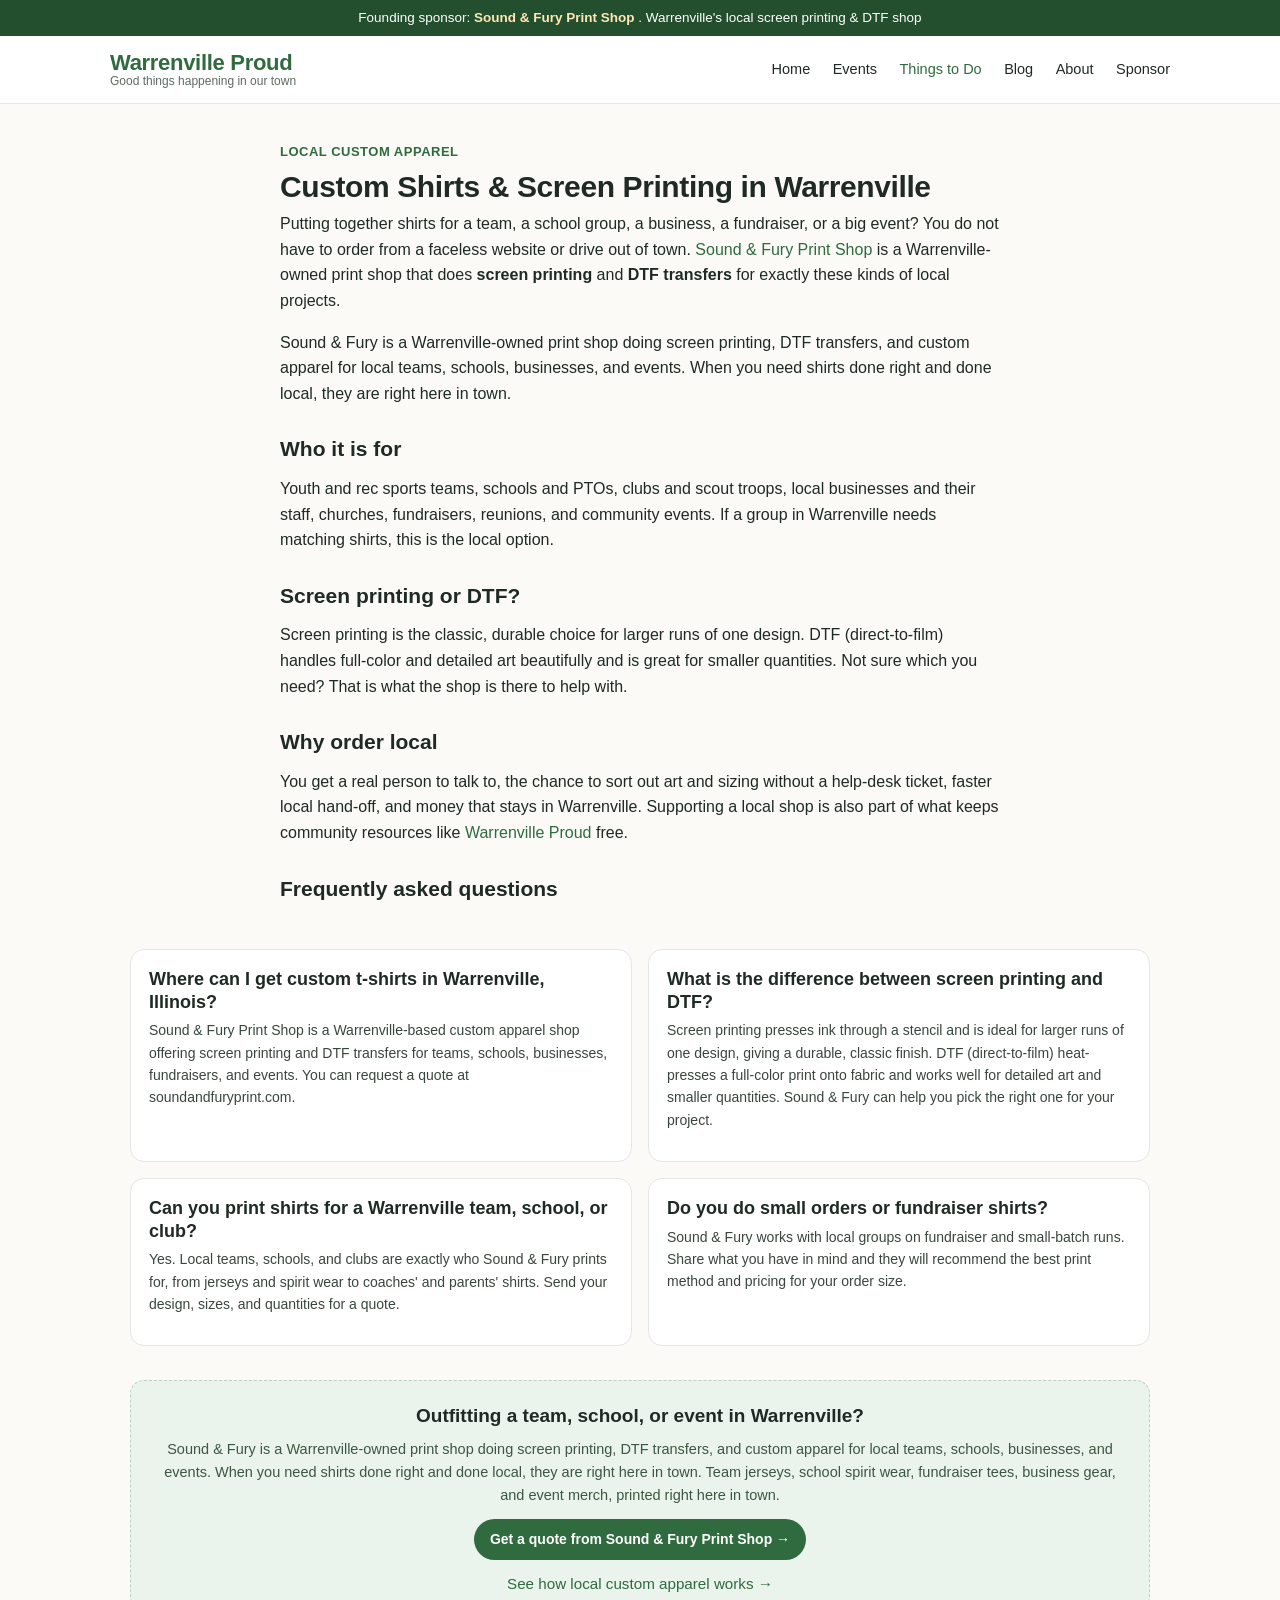
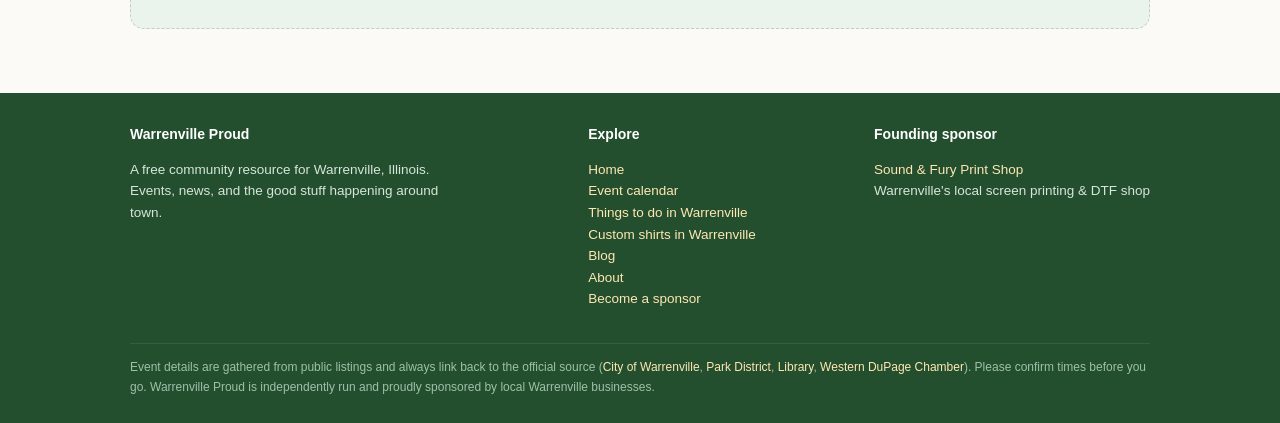
<file: custom-shirts-warrenville.html>
<!DOCTYPE html>
<html lang="en">
<head>
<meta charset="UTF-8">
<meta name="viewport" content="width=device-width, initial-scale=1.0">
<title>Custom Shirts &amp; Screen Printing in Warrenville, IL | Sound &amp; Fury Print Shop</title>
<meta name="description" content="Need custom shirts in Warrenville? Local screen printing and DTF for teams, schools, businesses, fundraisers, and events from Sound &amp; Fury Print Shop. Get a quote.">
<link rel="canonical" href="https://warrenvilleproud.com/custom-shirts-warrenville.html">
<meta name="robots" content="index,follow,max-image-preview:large,max-snippet:-1">
<meta name="author" content="Warrenville Proud">
<meta name="geo.region" content="US-IL">
<meta name="geo.placename" content="Warrenville, Illinois">
<meta name="geo.position" content="41.8186;-88.1762">
<meta name="ICBM" content="41.8186, -88.1762">
<meta name="theme-color" content="#2f6b3e">
<meta property="og:type" content="website">
<meta property="og:site_name" content="Warrenville Proud">
<meta property="og:title" content="Custom Shirts &amp; Screen Printing in Warrenville, IL | Sound &amp; Fury Print Shop">
<meta property="og:description" content="Need custom shirts in Warrenville? Local screen printing and DTF for teams, schools, businesses, fundraisers, and events from Sound &amp; Fury Print Shop. Get a quote.">
<meta property="og:url" content="https://warrenvilleproud.com/custom-shirts-warrenville.html">
<meta property="og:image" content="https://warrenvilleproud.com/assets/og-image.png">
<meta property="og:locale" content="en_US">
<meta name="twitter:card" content="summary_large_image">
<meta name="twitter:title" content="Custom Shirts &amp; Screen Printing in Warrenville, IL | Sound &amp; Fury Print Shop">
<meta name="twitter:description" content="Need custom shirts in Warrenville? Local screen printing and DTF for teams, schools, businesses, fundraisers, and events from Sound &amp; Fury Print Shop. Get a quote.">
<meta name="twitter:image" content="https://warrenvilleproud.com/assets/og-image.png">
<link rel="icon" href="/favicon.ico" sizes="any">
<link rel="icon" type="image/png" href="assets/favicon.png" sizes="96x96">
<link rel="apple-touch-icon" href="assets/apple-touch-icon.png">
<link rel="sitemap" type="application/xml" href="https://warrenvilleproud.com/sitemap.xml">
<link rel="alternate" type="application/rss+xml" title="Warrenville Proud blog" href="https://warrenvilleproud.com/feed.xml">
<link rel="stylesheet" href="assets/style.css">
<script type="application/ld+json">{"@context": "https://schema.org", "@type": "Organization", "@id": "https://warrenvilleproud.com/#org", "name": "Warrenville Proud", "url": "https://warrenvilleproud.com/", "logo": "https://warrenvilleproud.com/assets/og-image.png", "image": "https://warrenvilleproud.com/assets/og-image.png", "description": "A free, community-run guide to events and local life in Warrenville, Illinois.", "areaServed": {"@type": "City", "name": "Warrenville, Illinois"}, "knowsAbout": ["Warrenville Illinois events", "DuPage County community events", "local Warrenville news"], "sponsor": {"@type": "Organization", "name": "Sound & Fury Print Shop", "url": "https://soundandfuryprint.com", "description": "Warrenville-based screen printing and DTF custom apparel shop."}}</script>
<script type="application/ld+json">{"@context": "https://schema.org", "@type": "WebSite", "@id": "https://warrenvilleproud.com/#website", "name": "Warrenville Proud", "url": "https://warrenvilleproud.com/", "inLanguage": "en-US", "publisher": {"@id": "https://warrenvilleproud.com/#org"}}</script>
<script type="application/ld+json">{"@context": "https://schema.org", "@type": "LocalBusiness", "@id": "https://soundandfuryprint.com/#business", "name": "Sound & Fury Print Shop", "url": "https://soundandfuryprint.com", "image": "https://warrenvilleproud.com/assets/og-image.png", "description": "Warrenville-based screen printing and DTF custom apparel shop serving local teams, schools, businesses, fundraisers, and events.", "address": {"@type": "PostalAddress", "addressLocality": "Warrenville", "addressRegion": "IL", "postalCode": "60555", "addressCountry": "US"}, "areaServed": [{"@type": "City", "name": "Warrenville, Illinois"}, {"@type": "AdministrativeArea", "name": "DuPage County, Illinois"}], "knowsAbout": ["screen printing", "DTF transfers", "custom t-shirts", "team apparel", "school spirit wear", "event merchandise"], "makesOffer": [{"@type": "Offer", "itemOffered": {"@type": "Service", "name": "Screen printing"}}, {"@type": "Offer", "itemOffered": {"@type": "Service", "name": "DTF transfers"}}, {"@type": "Offer", "itemOffered": {"@type": "Service", "name": "Custom apparel and merchandise"}}]}</script>
<script type="application/ld+json">{"@context": "https://schema.org", "@type": "FAQPage", "mainEntity": [{"@type": "Question", "name": "Where can I get custom t-shirts in Warrenville, Illinois?", "acceptedAnswer": {"@type": "Answer", "text": "Sound & Fury Print Shop is a Warrenville-based custom apparel shop offering screen printing and DTF transfers for teams, schools, businesses, fundraisers, and events. You can request a quote at soundandfuryprint.com."}}, {"@type": "Question", "name": "What is the difference between screen printing and DTF?", "acceptedAnswer": {"@type": "Answer", "text": "Screen printing presses ink through a stencil and is ideal for larger runs of one design, giving a durable, classic finish. DTF (direct-to-film) heat-presses a full-color print onto fabric and works well for detailed art and smaller quantities. Sound & Fury can help you pick the right one for your project."}}, {"@type": "Question", "name": "Can you print shirts for a Warrenville team, school, or club?", "acceptedAnswer": {"@type": "Answer", "text": "Yes. Local teams, schools, and clubs are exactly who Sound & Fury prints for, from jerseys and spirit wear to coaches' and parents' shirts. Send your design, sizes, and quantities for a quote."}}, {"@type": "Question", "name": "Do you do small orders or fundraiser shirts?", "acceptedAnswer": {"@type": "Answer", "text": "Sound & Fury works with local groups on fundraiser and small-batch runs. Share what you have in mind and they will recommend the best print method and pricing for your order size."}}]}</script>
<script type="application/ld+json">{"@context": "https://schema.org", "@type": "BreadcrumbList", "itemListElement": [{"@type": "ListItem", "position": 1, "name": "Home", "item": "https://warrenvilleproud.com/"}, {"@type": "ListItem", "position": 2, "name": "Custom Shirts in Warrenville", "item": "https://warrenvilleproud.com/custom-shirts-warrenville.html"}]}</script>
</head>
<body>
<div class="ribbon">Founding sponsor: <a href="https://soundandfuryprint.com?utm_source=warrenvilleproud&amp;utm_medium=referral&amp;utm_campaign=sponsorship&amp;utm_content=ribbon">Sound &amp; Fury Print Shop</a> . Warrenville&#x27;s local screen printing &amp; DTF shop</div>
<header class="site"><div class="wrap navbar">
  <a class="brand" href="index.html" style="text-decoration:none">
    <span class="name">Warrenville Proud</span>
    <span class="tag">Good things happening in our town</span>
  </a>
  <nav class="links">
    <a href="index.html">Home</a>
    <a href="events.html">Events</a>
    <a href="things-to-do-in-warrenville.html" style="color:var(--prairie)">Things to Do</a>
    <a href="blog/index.html">Blog</a>
    <a href="about.html">About</a>
    <a href="index.html#sponsor">Sponsor</a>
  </nav>
</div></header>

<section><div class="wrap"><div class="article">
  <span class="kicker">Local Custom Apparel</span>
  <h1>Custom Shirts &amp; Screen Printing in Warrenville</h1>
  <p>Putting together shirts for a team, a school group, a business, a fundraiser, or a big event? You do not have to order from a faceless website or drive out of town. <a href="https://soundandfuryprint.com?utm_source=warrenvilleproud&amp;utm_medium=referral&amp;utm_campaign=sponsorship&amp;utm_content=bridge_intro">Sound &amp; Fury Print Shop</a> is a Warrenville-owned print shop that does <strong>screen printing</strong> and <strong>DTF transfers</strong> for exactly these kinds of local projects.</p>
  <p>Sound &amp; Fury is a Warrenville-owned print shop doing screen printing, DTF transfers, and custom apparel for local teams, schools, businesses, and events. When you need shirts done right and done local, they are right here in town.</p>
  <h2>Who it is for</h2>
  <p>Youth and rec sports teams, schools and PTOs, clubs and scout troops, local businesses and their staff, churches, fundraisers, reunions, and community events. If a group in Warrenville needs matching shirts, this is the local option.</p>
  <h2>Screen printing or DTF?</h2>
  <p>Screen printing is the classic, durable choice for larger runs of one design. DTF (direct-to-film) handles full-color and detailed art beautifully and is great for smaller quantities. Not sure which you need? That is what the shop is there to help with.</p>
  <h2>Why order local</h2>
  <p>You get a real person to talk to, the chance to sort out art and sizing without a help-desk ticket, faster local hand-off, and money that stays in Warrenville. Supporting a local shop is also part of what keeps community resources like <a href="index.html">Warrenville Proud</a> free.</p>
  <h2>Frequently asked questions</h2>
</div></div></section>
<section style="padding-top:0"><div class="wrap"><div class="grid cols-2"><div class="card"><h3>Where can I get custom t-shirts in Warrenville, Illinois?</h3><p>Sound &amp; Fury Print Shop is a Warrenville-based custom apparel shop offering screen printing and DTF transfers for teams, schools, businesses, fundraisers, and events. You can request a quote at soundandfuryprint.com.</p></div><div class="card"><h3>What is the difference between screen printing and DTF?</h3><p>Screen printing presses ink through a stencil and is ideal for larger runs of one design, giving a durable, classic finish. DTF (direct-to-film) heat-presses a full-color print onto fabric and works well for detailed art and smaller quantities. Sound &amp; Fury can help you pick the right one for your project.</p></div><div class="card"><h3>Can you print shirts for a Warrenville team, school, or club?</h3><p>Yes. Local teams, schools, and clubs are exactly who Sound &amp; Fury prints for, from jerseys and spirit wear to coaches&#x27; and parents&#x27; shirts. Send your design, sizes, and quantities for a quote.</p></div><div class="card"><h3>Do you do small orders or fundraiser shirts?</h3><p>Sound &amp; Fury works with local groups on fundraiser and small-batch runs. Share what you have in mind and they will recommend the best print method and pricing for your order size.</p></div></div></div></section>
<section style="padding-top:0"><div class="wrap"><div class="sponsor-cta">
  <h3>Outfitting a team, school, or event in Warrenville?</h3>
  <p>Sound &amp; Fury is a Warrenville-owned print shop doing screen printing, DTF transfers, and custom apparel for local teams, schools, businesses, and events. When you need shirts done right and done local, they are right here in town. Team jerseys, school spirit wear, fundraiser tees, business gear, and event merch, printed right here in town.</p>
  <a class="btn" href="https://soundandfuryprint.com?utm_source=warrenvilleproud&amp;utm_medium=referral&amp;utm_campaign=sponsorship&amp;utm_content=bridge_footer">Get a quote from Sound &amp; Fury Print Shop &rarr;</a>
  <p style="margin-top:12px;font-size:.95em"><a href="custom-shirts-warrenville.html">See how local custom apparel works &rarr;</a></p>
</div></div></section>

<footer class="site"><div class="wrap">
  <div class="cols">
    <div style="max-width:340px">
      <h4>Warrenville Proud</h4>
      <p>A free community resource for Warrenville, Illinois. Events, news, and the good stuff happening around town.</p>
    </div>
    <div>
      <h4>Explore</h4>
      <p><a href="index.html">Home</a><br>
      <a href="events.html">Event calendar</a><br>
      <a href="things-to-do-in-warrenville.html">Things to do in Warrenville</a><br>
      <a href="custom-shirts-warrenville.html">Custom shirts in Warrenville</a><br>
      <a href="blog/index.html">Blog</a><br>
      <a href="about.html">About</a><br>
      <a href="index.html#sponsor">Become a sponsor</a></p>
    </div>
    <div style="max-width:300px">
      <h4>Founding sponsor</h4>
      <p><a href="https://soundandfuryprint.com?utm_source=warrenvilleproud&amp;utm_medium=referral&amp;utm_campaign=sponsorship&amp;utm_content=footer">Sound &amp; Fury Print Shop</a><br>Warrenville&#x27;s local screen printing &amp; DTF shop</p>
    </div>
  </div>
  <div class="fine">
    Event details are gathered from public listings and always link back to the official source
    (<a href="https://www.warrenville.il.us/395/Community-Events">City of Warrenville</a>,
    <a href="https://www.warrenvilleparks.org/events/">Park District</a>,
    <a href="https://www.warrenville.com/events">Library</a>,
    <a href="http://westerndupagechamber.chambermaster.com/events/calendar">Western DuPage Chamber</a>).
    Please confirm times before you go. Warrenville Proud is independently run and proudly sponsored by local Warrenville businesses.
  </div>
</div></footer>
</body>
</html>
</file>
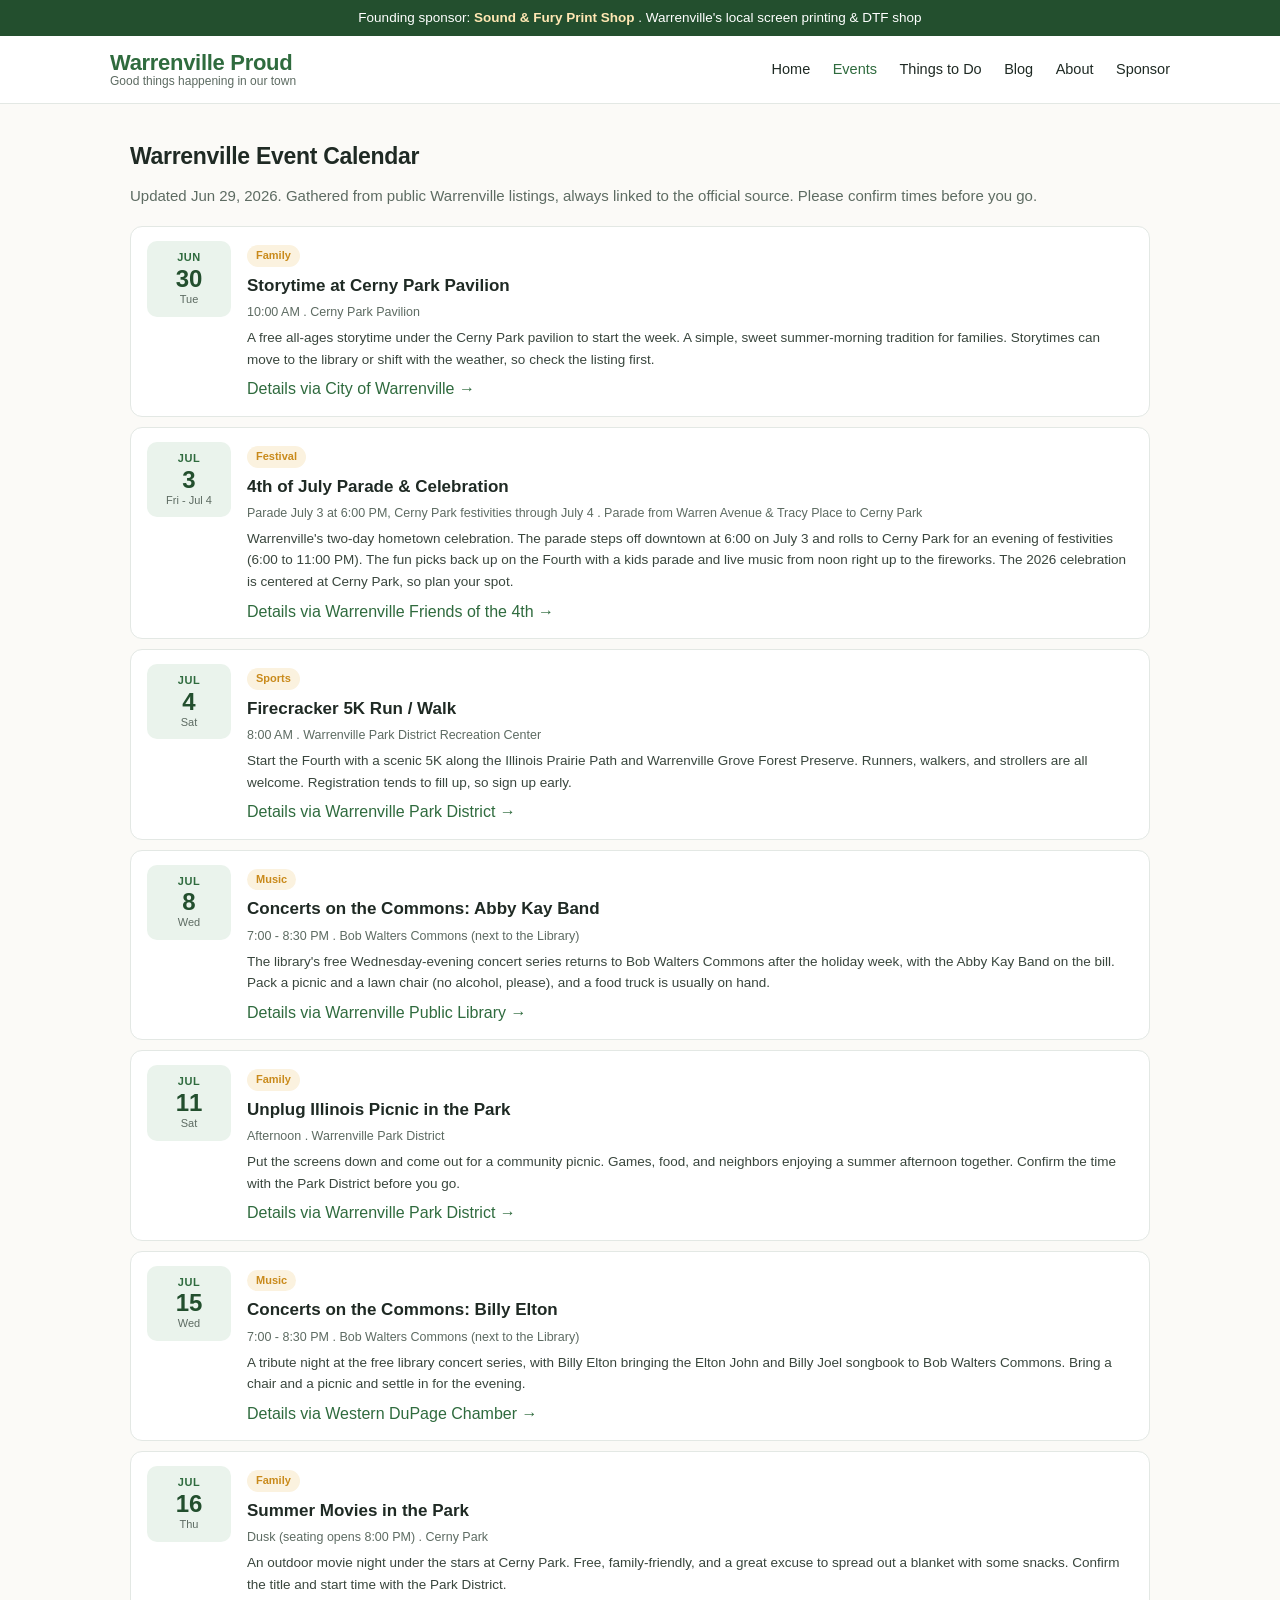
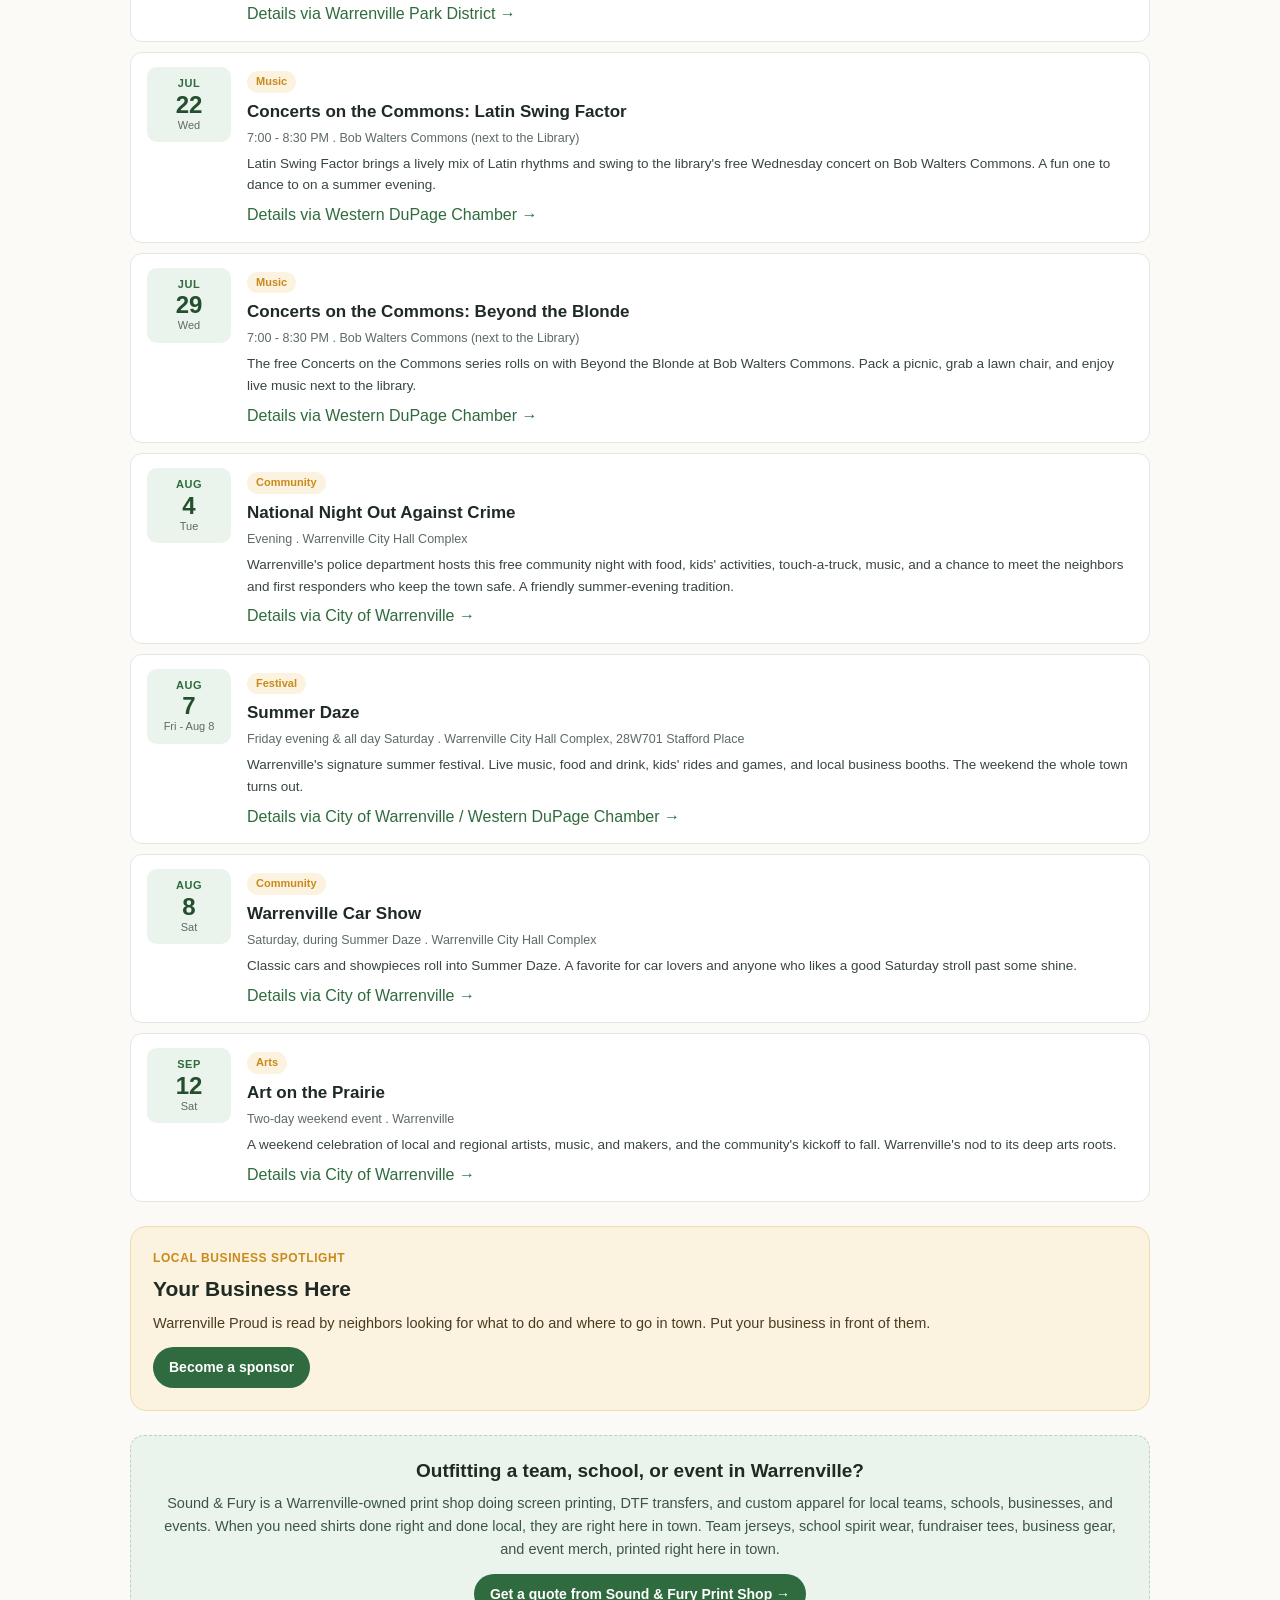
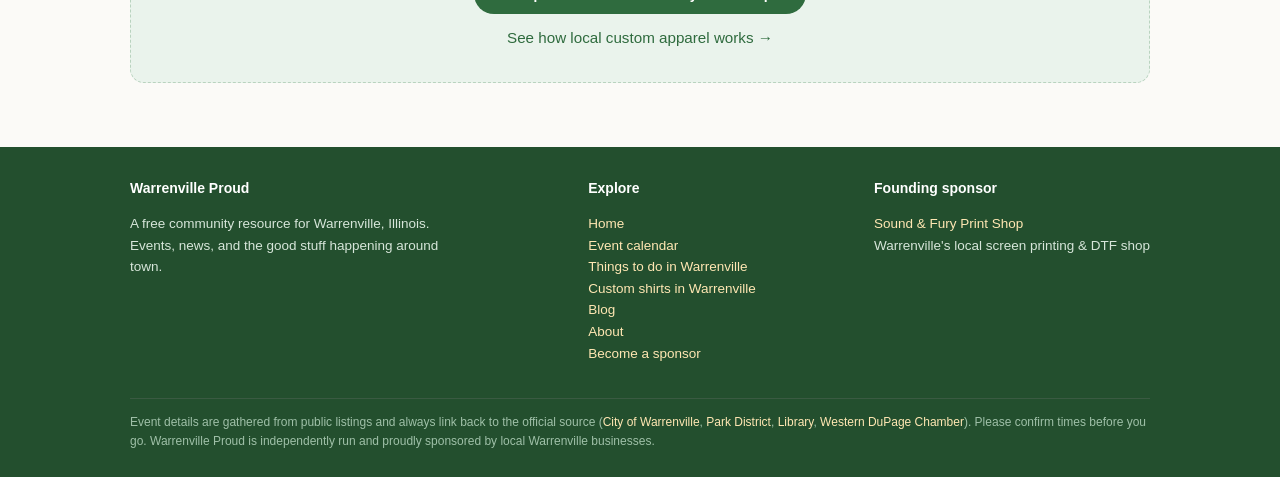
<file: events.html>
<!DOCTYPE html>
<html lang="en">
<head>
<meta charset="UTF-8">
<meta name="viewport" content="width=device-width, initial-scale=1.0">
<title>Warrenville, IL Events Calendar (Updated Weekly)</title>
<meta name="description" content="Upcoming events in Warrenville, Illinois: festivals, live music, family activities, and community happenings. Updated weekly with links to official sources.">
<link rel="canonical" href="https://warrenvilleproud.com/events.html">
<meta name="robots" content="index,follow,max-image-preview:large,max-snippet:-1">
<meta name="author" content="Warrenville Proud">
<meta name="geo.region" content="US-IL">
<meta name="geo.placename" content="Warrenville, Illinois">
<meta name="geo.position" content="41.8186;-88.1762">
<meta name="ICBM" content="41.8186, -88.1762">
<meta name="theme-color" content="#2f6b3e">
<meta property="og:type" content="website">
<meta property="og:site_name" content="Warrenville Proud">
<meta property="og:title" content="Warrenville, IL Events Calendar (Updated Weekly)">
<meta property="og:description" content="Upcoming events in Warrenville, Illinois: festivals, live music, family activities, and community happenings. Updated weekly with links to official sources.">
<meta property="og:url" content="https://warrenvilleproud.com/events.html">
<meta property="og:image" content="https://warrenvilleproud.com/assets/og-image.png">
<meta property="og:locale" content="en_US">
<meta name="twitter:card" content="summary_large_image">
<meta name="twitter:title" content="Warrenville, IL Events Calendar (Updated Weekly)">
<meta name="twitter:description" content="Upcoming events in Warrenville, Illinois: festivals, live music, family activities, and community happenings. Updated weekly with links to official sources.">
<meta name="twitter:image" content="https://warrenvilleproud.com/assets/og-image.png">
<link rel="icon" href="/favicon.ico" sizes="any">
<link rel="icon" type="image/png" href="assets/favicon.png" sizes="96x96">
<link rel="apple-touch-icon" href="assets/apple-touch-icon.png">
<link rel="sitemap" type="application/xml" href="https://warrenvilleproud.com/sitemap.xml">
<link rel="alternate" type="application/rss+xml" title="Warrenville Proud blog" href="https://warrenvilleproud.com/feed.xml">
<link rel="stylesheet" href="assets/style.css">
<script type="application/ld+json">{"@context": "https://schema.org", "@type": "Organization", "@id": "https://warrenvilleproud.com/#org", "name": "Warrenville Proud", "url": "https://warrenvilleproud.com/", "logo": "https://warrenvilleproud.com/assets/og-image.png", "image": "https://warrenvilleproud.com/assets/og-image.png", "description": "A free, community-run guide to events and local life in Warrenville, Illinois.", "areaServed": {"@type": "City", "name": "Warrenville, Illinois"}, "knowsAbout": ["Warrenville Illinois events", "DuPage County community events", "local Warrenville news"], "sponsor": {"@type": "Organization", "name": "Sound & Fury Print Shop", "url": "https://soundandfuryprint.com", "description": "Warrenville-based screen printing and DTF custom apparel shop."}}</script>
<script type="application/ld+json">{"@context": "https://schema.org", "@type": "WebSite", "@id": "https://warrenvilleproud.com/#website", "name": "Warrenville Proud", "url": "https://warrenvilleproud.com/", "inLanguage": "en-US", "publisher": {"@id": "https://warrenvilleproud.com/#org"}}</script>
<script type="application/ld+json">{"@context": "https://schema.org", "@type": "ItemList", "name": "Upcoming events in Warrenville, Illinois", "itemListElement": [{"@type": "ListItem", "position": 1, "item": {"@type": "Event", "name": "Storytime at Cerny Park Pavilion", "startDate": "2026-06-30", "endDate": "2026-06-30", "eventStatus": "https://schema.org/EventScheduled", "eventAttendanceMode": "https://schema.org/OfflineEventAttendanceMode", "location": {"@type": "Place", "name": "Cerny Park Pavilion", "address": {"@type": "PostalAddress", "addressLocality": "Warrenville", "addressRegion": "IL", "postalCode": "60555", "addressCountry": "US"}}, "description": "A free all-ages storytime under the Cerny Park pavilion to start the week. A simple, sweet summer-morning tradition for families. Storytimes can move to the library or shift with the weather, so check the listing first.", "image": "https://warrenvilleproud.com/assets/og-image.png", "url": "https://www.warrenville.il.us/Calendar.aspx?EID=3230", "organizer": {"@type": "Organization", "name": "City of Warrenville"}}}, {"@type": "ListItem", "position": 2, "item": {"@type": "Event", "name": "4th of July Parade & Celebration", "startDate": "2026-07-03", "endDate": "2026-07-04", "eventStatus": "https://schema.org/EventScheduled", "eventAttendanceMode": "https://schema.org/OfflineEventAttendanceMode", "location": {"@type": "Place", "name": "Parade from Warren Avenue & Tracy Place to Cerny Park", "address": {"@type": "PostalAddress", "addressLocality": "Warrenville", "addressRegion": "IL", "postalCode": "60555", "addressCountry": "US"}}, "description": "Warrenville's two-day hometown celebration. The parade steps off downtown at 6:00 on July 3 and rolls to Cerny Park for an evening of festivities (6:00 to 11:00 PM). The fun picks back up on the Fourth with a kids parade and live music from noon right up to the fireworks. The 2026 celebration is centered at Cerny Park, so plan your spot.", "image": "https://warrenvilleproud.com/assets/og-image.png", "url": "https://www.warrenville.il.us/Calendar.aspx?EID=3248", "organizer": {"@type": "Organization", "name": "Warrenville Friends of the 4th"}}}, {"@type": "ListItem", "position": 3, "item": {"@type": "Event", "name": "Firecracker 5K Run / Walk", "startDate": "2026-07-04", "endDate": "2026-07-04", "eventStatus": "https://schema.org/EventScheduled", "eventAttendanceMode": "https://schema.org/OfflineEventAttendanceMode", "location": {"@type": "Place", "name": "Warrenville Park District Recreation Center", "address": {"@type": "PostalAddress", "addressLocality": "Warrenville", "addressRegion": "IL", "postalCode": "60555", "addressCountry": "US"}}, "description": "Start the Fourth with a scenic 5K along the Illinois Prairie Path and Warrenville Grove Forest Preserve. Runners, walkers, and strollers are all welcome. Registration tends to fill up, so sign up early.", "image": "https://warrenvilleproud.com/assets/og-image.png", "url": "https://www.warrenvilleparks.org/events/", "organizer": {"@type": "Organization", "name": "Warrenville Park District"}}}, {"@type": "ListItem", "position": 4, "item": {"@type": "Event", "name": "Concerts on the Commons: Abby Kay Band", "startDate": "2026-07-08", "endDate": "2026-07-08", "eventStatus": "https://schema.org/EventScheduled", "eventAttendanceMode": "https://schema.org/OfflineEventAttendanceMode", "location": {"@type": "Place", "name": "Bob Walters Commons (next to the Library)", "address": {"@type": "PostalAddress", "addressLocality": "Warrenville", "addressRegion": "IL", "postalCode": "60555", "addressCountry": "US"}}, "description": "The library's free Wednesday-evening concert series returns to Bob Walters Commons after the holiday week, with the Abby Kay Band on the bill. Pack a picnic and a lawn chair (no alcohol, please), and a food truck is usually on hand.", "image": "https://warrenvilleproud.com/assets/og-image.png", "url": "https://www.warrenville.com/event/16427846", "organizer": {"@type": "Organization", "name": "Warrenville Public Library"}}}, {"@type": "ListItem", "position": 5, "item": {"@type": "Event", "name": "Unplug Illinois Picnic in the Park", "startDate": "2026-07-11", "endDate": "2026-07-11", "eventStatus": "https://schema.org/EventScheduled", "eventAttendanceMode": "https://schema.org/OfflineEventAttendanceMode", "location": {"@type": "Place", "name": "Warrenville Park District", "address": {"@type": "PostalAddress", "addressLocality": "Warrenville", "addressRegion": "IL", "postalCode": "60555", "addressCountry": "US"}}, "description": "Put the screens down and come out for a community picnic. Games, food, and neighbors enjoying a summer afternoon together. Confirm the time with the Park District before you go.", "image": "https://warrenvilleproud.com/assets/og-image.png", "url": "https://www.warrenvilleparks.org/events/", "organizer": {"@type": "Organization", "name": "Warrenville Park District"}}}, {"@type": "ListItem", "position": 6, "item": {"@type": "Event", "name": "Concerts on the Commons: Billy Elton", "startDate": "2026-07-15", "endDate": "2026-07-15", "eventStatus": "https://schema.org/EventScheduled", "eventAttendanceMode": "https://schema.org/OfflineEventAttendanceMode", "location": {"@type": "Place", "name": "Bob Walters Commons (next to the Library)", "address": {"@type": "PostalAddress", "addressLocality": "Warrenville", "addressRegion": "IL", "postalCode": "60555", "addressCountry": "US"}}, "description": "A tribute night at the free library concert series, with Billy Elton bringing the Elton John and Billy Joel songbook to Bob Walters Commons. Bring a chair and a picnic and settle in for the evening.", "image": "https://warrenvilleproud.com/assets/og-image.png", "url": "http://westerndupagechamber.chambermaster.com/events/details/concerts-on-the-commons-billy-elton-12530", "organizer": {"@type": "Organization", "name": "Western DuPage Chamber"}}}, {"@type": "ListItem", "position": 7, "item": {"@type": "Event", "name": "Summer Movies in the Park", "startDate": "2026-07-16", "endDate": "2026-07-16", "eventStatus": "https://schema.org/EventScheduled", "eventAttendanceMode": "https://schema.org/OfflineEventAttendanceMode", "location": {"@type": "Place", "name": "Cerny Park", "address": {"@type": "PostalAddress", "addressLocality": "Warrenville", "addressRegion": "IL", "postalCode": "60555", "addressCountry": "US"}}, "description": "An outdoor movie night under the stars at Cerny Park. Free, family-friendly, and a great excuse to spread out a blanket with some snacks. Confirm the title and start time with the Park District.", "image": "https://warrenvilleproud.com/assets/og-image.png", "url": "https://www.warrenvilleparks.org/events/", "organizer": {"@type": "Organization", "name": "Warrenville Park District"}}}, {"@type": "ListItem", "position": 8, "item": {"@type": "Event", "name": "Concerts on the Commons: Latin Swing Factor", "startDate": "2026-07-22", "endDate": "2026-07-22", "eventStatus": "https://schema.org/EventScheduled", "eventAttendanceMode": "https://schema.org/OfflineEventAttendanceMode", "location": {"@type": "Place", "name": "Bob Walters Commons (next to the Library)", "address": {"@type": "PostalAddress", "addressLocality": "Warrenville", "addressRegion": "IL", "postalCode": "60555", "addressCountry": "US"}}, "description": "Latin Swing Factor brings a lively mix of Latin rhythms and swing to the library's free Wednesday concert on Bob Walters Commons. A fun one to dance to on a summer evening.", "image": "https://warrenvilleproud.com/assets/og-image.png", "url": "http://westerndupagechamber.chambermaster.com/events/details/concerts-on-the-commons-latin-swing-factor-12531", "organizer": {"@type": "Organization", "name": "Western DuPage Chamber"}}}, {"@type": "ListItem", "position": 9, "item": {"@type": "Event", "name": "Concerts on the Commons: Beyond the Blonde", "startDate": "2026-07-29", "endDate": "2026-07-29", "eventStatus": "https://schema.org/EventScheduled", "eventAttendanceMode": "https://schema.org/OfflineEventAttendanceMode", "location": {"@type": "Place", "name": "Bob Walters Commons (next to the Library)", "address": {"@type": "PostalAddress", "addressLocality": "Warrenville", "addressRegion": "IL", "postalCode": "60555", "addressCountry": "US"}}, "description": "The free Concerts on the Commons series rolls on with Beyond the Blonde at Bob Walters Commons. Pack a picnic, grab a lawn chair, and enjoy live music next to the library.", "image": "https://warrenvilleproud.com/assets/og-image.png", "url": "http://westerndupagechamber.chambermaster.com/events/details/concerts-on-the-commons-beyond-the-blonde-12532", "organizer": {"@type": "Organization", "name": "Western DuPage Chamber"}}}, {"@type": "ListItem", "position": 10, "item": {"@type": "Event", "name": "National Night Out Against Crime", "startDate": "2026-08-04", "endDate": "2026-08-04", "eventStatus": "https://schema.org/EventScheduled", "eventAttendanceMode": "https://schema.org/OfflineEventAttendanceMode", "location": {"@type": "Place", "name": "Warrenville City Hall Complex", "address": {"@type": "PostalAddress", "addressLocality": "Warrenville", "addressRegion": "IL", "postalCode": "60555", "addressCountry": "US"}}, "description": "Warrenville's police department hosts this free community night with food, kids' activities, touch-a-truck, music, and a chance to meet the neighbors and first responders who keep the town safe. A friendly summer-evening tradition.", "image": "https://warrenvilleproud.com/assets/og-image.png", "url": "https://www.warrenville.il.us/Calendar.aspx?EID=3195", "organizer": {"@type": "Organization", "name": "City of Warrenville"}}}, {"@type": "ListItem", "position": 11, "item": {"@type": "Event", "name": "Summer Daze", "startDate": "2026-08-07", "endDate": "2026-08-08", "eventStatus": "https://schema.org/EventScheduled", "eventAttendanceMode": "https://schema.org/OfflineEventAttendanceMode", "location": {"@type": "Place", "name": "Warrenville City Hall Complex, 28W701 Stafford Place", "address": {"@type": "PostalAddress", "addressLocality": "Warrenville", "addressRegion": "IL", "postalCode": "60555", "addressCountry": "US"}}, "description": "Warrenville's signature summer festival. Live music, food and drink, kids' rides and games, and local business booths. The weekend the whole town turns out.", "image": "https://warrenvilleproud.com/assets/og-image.png", "url": "https://www.westerndupagechamber.com/index.php?m=7&s=47", "organizer": {"@type": "Organization", "name": "City of Warrenville / Western DuPage Chamber"}}}, {"@type": "ListItem", "position": 12, "item": {"@type": "Event", "name": "Warrenville Car Show", "startDate": "2026-08-08", "endDate": "2026-08-08", "eventStatus": "https://schema.org/EventScheduled", "eventAttendanceMode": "https://schema.org/OfflineEventAttendanceMode", "location": {"@type": "Place", "name": "Warrenville City Hall Complex", "address": {"@type": "PostalAddress", "addressLocality": "Warrenville", "addressRegion": "IL", "postalCode": "60555", "addressCountry": "US"}}, "description": "Classic cars and showpieces roll into Summer Daze. A favorite for car lovers and anyone who likes a good Saturday stroll past some shine.", "image": "https://warrenvilleproud.com/assets/og-image.png", "url": "https://www.warrenville.il.us/395/Community-Events", "organizer": {"@type": "Organization", "name": "City of Warrenville"}}}, {"@type": "ListItem", "position": 13, "item": {"@type": "Event", "name": "Art on the Prairie", "startDate": "2026-09-12", "endDate": "2026-09-12", "eventStatus": "https://schema.org/EventScheduled", "eventAttendanceMode": "https://schema.org/OfflineEventAttendanceMode", "location": {"@type": "Place", "name": "Warrenville", "address": {"@type": "PostalAddress", "addressLocality": "Warrenville", "addressRegion": "IL", "postalCode": "60555", "addressCountry": "US"}}, "description": "A weekend celebration of local and regional artists, music, and makers, and the community's kickoff to fall. Warrenville's nod to its deep arts roots.", "image": "https://warrenvilleproud.com/assets/og-image.png", "url": "https://www.warrenville.il.us/395/Community-Events", "organizer": {"@type": "Organization", "name": "City of Warrenville"}}}]}</script>
<script type="application/ld+json">{"@context": "https://schema.org", "@type": "BreadcrumbList", "itemListElement": [{"@type": "ListItem", "position": 1, "name": "Home", "item": "https://warrenvilleproud.com/"}, {"@type": "ListItem", "position": 2, "name": "Events", "item": "https://warrenvilleproud.com/events.html"}]}</script>
</head>
<body>
<div class="ribbon">Founding sponsor: <a href="https://soundandfuryprint.com?utm_source=warrenvilleproud&amp;utm_medium=referral&amp;utm_campaign=sponsorship&amp;utm_content=ribbon">Sound &amp; Fury Print Shop</a> . Warrenville&#x27;s local screen printing &amp; DTF shop</div>
<header class="site"><div class="wrap navbar">
  <a class="brand" href="index.html" style="text-decoration:none">
    <span class="name">Warrenville Proud</span>
    <span class="tag">Good things happening in our town</span>
  </a>
  <nav class="links">
    <a href="index.html">Home</a>
    <a href="events.html" style="color:var(--prairie)">Events</a>
    <a href="things-to-do-in-warrenville.html">Things to Do</a>
    <a href="blog/index.html">Blog</a>
    <a href="about.html">About</a>
    <a href="index.html#sponsor">Sponsor</a>
  </nav>
</div></header>

<section><div class="wrap">
  <div class="sec-head"><h2>Warrenville Event Calendar</h2></div>
  <p class="lead">Updated Jun 29, 2026. Gathered from public Warrenville listings, always linked to the official source. Please confirm times before you go.</p>
  <div class="events-list"><div class="event">
  <div class="when"><div class="mo">JUN</div><div class="day">30</div><div class="dow">Tue</div></div>
  <div class="body">
    <span class="pill">Family</span>
    <h3>Storytime at Cerny Park Pavilion</h3>
    <div class="det">10:00 AM . Cerny Park Pavilion</div>
    <p>A free all-ages storytime under the Cerny Park pavilion to start the week. A simple, sweet summer-morning tradition for families. Storytimes can move to the library or shift with the weather, so check the listing first.</p>
    <a class="more" href="https://www.warrenville.il.us/Calendar.aspx?EID=3230">Details via City of Warrenville &rarr;</a>
  </div>
</div><div class="event">
  <div class="when"><div class="mo">JUL</div><div class="day">3</div><div class="dow">Fri - Jul 4</div></div>
  <div class="body">
    <span class="pill">Festival</span>
    <h3>4th of July Parade &amp; Celebration</h3>
    <div class="det">Parade July 3 at 6:00 PM, Cerny Park festivities through July 4 . Parade from Warren Avenue &amp; Tracy Place to Cerny Park</div>
    <p>Warrenville&#x27;s two-day hometown celebration. The parade steps off downtown at 6:00 on July 3 and rolls to Cerny Park for an evening of festivities (6:00 to 11:00 PM). The fun picks back up on the Fourth with a kids parade and live music from noon right up to the fireworks. The 2026 celebration is centered at Cerny Park, so plan your spot.</p>
    <a class="more" href="https://www.warrenville.il.us/Calendar.aspx?EID=3248">Details via Warrenville Friends of the 4th &rarr;</a>
  </div>
</div><div class="event">
  <div class="when"><div class="mo">JUL</div><div class="day">4</div><div class="dow">Sat</div></div>
  <div class="body">
    <span class="pill">Sports</span>
    <h3>Firecracker 5K Run / Walk</h3>
    <div class="det">8:00 AM . Warrenville Park District Recreation Center</div>
    <p>Start the Fourth with a scenic 5K along the Illinois Prairie Path and Warrenville Grove Forest Preserve. Runners, walkers, and strollers are all welcome. Registration tends to fill up, so sign up early.</p>
    <a class="more" href="https://www.warrenvilleparks.org/events/">Details via Warrenville Park District &rarr;</a>
  </div>
</div><div class="event">
  <div class="when"><div class="mo">JUL</div><div class="day">8</div><div class="dow">Wed</div></div>
  <div class="body">
    <span class="pill">Music</span>
    <h3>Concerts on the Commons: Abby Kay Band</h3>
    <div class="det">7:00 - 8:30 PM . Bob Walters Commons (next to the Library)</div>
    <p>The library&#x27;s free Wednesday-evening concert series returns to Bob Walters Commons after the holiday week, with the Abby Kay Band on the bill. Pack a picnic and a lawn chair (no alcohol, please), and a food truck is usually on hand.</p>
    <a class="more" href="https://www.warrenville.com/event/16427846">Details via Warrenville Public Library &rarr;</a>
  </div>
</div><div class="event">
  <div class="when"><div class="mo">JUL</div><div class="day">11</div><div class="dow">Sat</div></div>
  <div class="body">
    <span class="pill">Family</span>
    <h3>Unplug Illinois Picnic in the Park</h3>
    <div class="det">Afternoon . Warrenville Park District</div>
    <p>Put the screens down and come out for a community picnic. Games, food, and neighbors enjoying a summer afternoon together. Confirm the time with the Park District before you go.</p>
    <a class="more" href="https://www.warrenvilleparks.org/events/">Details via Warrenville Park District &rarr;</a>
  </div>
</div><div class="event">
  <div class="when"><div class="mo">JUL</div><div class="day">15</div><div class="dow">Wed</div></div>
  <div class="body">
    <span class="pill">Music</span>
    <h3>Concerts on the Commons: Billy Elton</h3>
    <div class="det">7:00 - 8:30 PM . Bob Walters Commons (next to the Library)</div>
    <p>A tribute night at the free library concert series, with Billy Elton bringing the Elton John and Billy Joel songbook to Bob Walters Commons. Bring a chair and a picnic and settle in for the evening.</p>
    <a class="more" href="http://westerndupagechamber.chambermaster.com/events/details/concerts-on-the-commons-billy-elton-12530">Details via Western DuPage Chamber &rarr;</a>
  </div>
</div><div class="event">
  <div class="when"><div class="mo">JUL</div><div class="day">16</div><div class="dow">Thu</div></div>
  <div class="body">
    <span class="pill">Family</span>
    <h3>Summer Movies in the Park</h3>
    <div class="det">Dusk (seating opens 8:00 PM) . Cerny Park</div>
    <p>An outdoor movie night under the stars at Cerny Park. Free, family-friendly, and a great excuse to spread out a blanket with some snacks. Confirm the title and start time with the Park District.</p>
    <a class="more" href="https://www.warrenvilleparks.org/events/">Details via Warrenville Park District &rarr;</a>
  </div>
</div><div class="event">
  <div class="when"><div class="mo">JUL</div><div class="day">22</div><div class="dow">Wed</div></div>
  <div class="body">
    <span class="pill">Music</span>
    <h3>Concerts on the Commons: Latin Swing Factor</h3>
    <div class="det">7:00 - 8:30 PM . Bob Walters Commons (next to the Library)</div>
    <p>Latin Swing Factor brings a lively mix of Latin rhythms and swing to the library&#x27;s free Wednesday concert on Bob Walters Commons. A fun one to dance to on a summer evening.</p>
    <a class="more" href="http://westerndupagechamber.chambermaster.com/events/details/concerts-on-the-commons-latin-swing-factor-12531">Details via Western DuPage Chamber &rarr;</a>
  </div>
</div><div class="event">
  <div class="when"><div class="mo">JUL</div><div class="day">29</div><div class="dow">Wed</div></div>
  <div class="body">
    <span class="pill">Music</span>
    <h3>Concerts on the Commons: Beyond the Blonde</h3>
    <div class="det">7:00 - 8:30 PM . Bob Walters Commons (next to the Library)</div>
    <p>The free Concerts on the Commons series rolls on with Beyond the Blonde at Bob Walters Commons. Pack a picnic, grab a lawn chair, and enjoy live music next to the library.</p>
    <a class="more" href="http://westerndupagechamber.chambermaster.com/events/details/concerts-on-the-commons-beyond-the-blonde-12532">Details via Western DuPage Chamber &rarr;</a>
  </div>
</div><div class="event">
  <div class="when"><div class="mo">AUG</div><div class="day">4</div><div class="dow">Tue</div></div>
  <div class="body">
    <span class="pill">Community</span>
    <h3>National Night Out Against Crime</h3>
    <div class="det">Evening . Warrenville City Hall Complex</div>
    <p>Warrenville&#x27;s police department hosts this free community night with food, kids&#x27; activities, touch-a-truck, music, and a chance to meet the neighbors and first responders who keep the town safe. A friendly summer-evening tradition.</p>
    <a class="more" href="https://www.warrenville.il.us/Calendar.aspx?EID=3195">Details via City of Warrenville &rarr;</a>
  </div>
</div><div class="event">
  <div class="when"><div class="mo">AUG</div><div class="day">7</div><div class="dow">Fri - Aug 8</div></div>
  <div class="body">
    <span class="pill">Festival</span>
    <h3>Summer Daze</h3>
    <div class="det">Friday evening &amp; all day Saturday . Warrenville City Hall Complex, 28W701 Stafford Place</div>
    <p>Warrenville&#x27;s signature summer festival. Live music, food and drink, kids&#x27; rides and games, and local business booths. The weekend the whole town turns out.</p>
    <a class="more" href="https://www.westerndupagechamber.com/index.php?m=7&amp;s=47">Details via City of Warrenville / Western DuPage Chamber &rarr;</a>
  </div>
</div><div class="event">
  <div class="when"><div class="mo">AUG</div><div class="day">8</div><div class="dow">Sat</div></div>
  <div class="body">
    <span class="pill">Community</span>
    <h3>Warrenville Car Show</h3>
    <div class="det">Saturday, during Summer Daze . Warrenville City Hall Complex</div>
    <p>Classic cars and showpieces roll into Summer Daze. A favorite for car lovers and anyone who likes a good Saturday stroll past some shine.</p>
    <a class="more" href="https://www.warrenville.il.us/395/Community-Events">Details via City of Warrenville &rarr;</a>
  </div>
</div><div class="event">
  <div class="when"><div class="mo">SEP</div><div class="day">12</div><div class="dow">Sat</div></div>
  <div class="body">
    <span class="pill">Arts</span>
    <h3>Art on the Prairie</h3>
    <div class="det">Two-day weekend event . Warrenville</div>
    <p>A weekend celebration of local and regional artists, music, and makers, and the community&#x27;s kickoff to fall. Warrenville&#x27;s nod to its deep arts roots.</p>
    <a class="more" href="https://www.warrenville.il.us/395/Community-Events">Details via City of Warrenville &rarr;</a>
  </div>
</div></div>
  <div style="margin-top:24px"><div class="spotlight">
  <div class="kicker">Local Business Spotlight</div>
  <h3>Your Business Here</h3>
  <p>Warrenville Proud is read by neighbors looking for what to do and where to go in town. Put your business in front of them.</p>
  <a class="btn" href="#sponsor">Become a sponsor</a>
  
</div></div>
  <div style="margin-top:24px"><div class="sponsor-cta">
  <h3>Outfitting a team, school, or event in Warrenville?</h3>
  <p>Sound &amp; Fury is a Warrenville-owned print shop doing screen printing, DTF transfers, and custom apparel for local teams, schools, businesses, and events. When you need shirts done right and done local, they are right here in town. Team jerseys, school spirit wear, fundraiser tees, business gear, and event merch, printed right here in town.</p>
  <a class="btn" href="https://soundandfuryprint.com?utm_source=warrenvilleproud&amp;utm_medium=referral&amp;utm_campaign=sponsorship&amp;utm_content=events">Get a quote from Sound &amp; Fury Print Shop &rarr;</a>
  <p style="margin-top:12px;font-size:.95em"><a href="custom-shirts-warrenville.html">See how local custom apparel works &rarr;</a></p>
</div></div>
</div></section>

<footer class="site"><div class="wrap">
  <div class="cols">
    <div style="max-width:340px">
      <h4>Warrenville Proud</h4>
      <p>A free community resource for Warrenville, Illinois. Events, news, and the good stuff happening around town.</p>
    </div>
    <div>
      <h4>Explore</h4>
      <p><a href="index.html">Home</a><br>
      <a href="events.html">Event calendar</a><br>
      <a href="things-to-do-in-warrenville.html">Things to do in Warrenville</a><br>
      <a href="custom-shirts-warrenville.html">Custom shirts in Warrenville</a><br>
      <a href="blog/index.html">Blog</a><br>
      <a href="about.html">About</a><br>
      <a href="index.html#sponsor">Become a sponsor</a></p>
    </div>
    <div style="max-width:300px">
      <h4>Founding sponsor</h4>
      <p><a href="https://soundandfuryprint.com?utm_source=warrenvilleproud&amp;utm_medium=referral&amp;utm_campaign=sponsorship&amp;utm_content=footer">Sound &amp; Fury Print Shop</a><br>Warrenville&#x27;s local screen printing &amp; DTF shop</p>
    </div>
  </div>
  <div class="fine">
    Event details are gathered from public listings and always link back to the official source
    (<a href="https://www.warrenville.il.us/395/Community-Events">City of Warrenville</a>,
    <a href="https://www.warrenvilleparks.org/events/">Park District</a>,
    <a href="https://www.warrenville.com/events">Library</a>,
    <a href="http://westerndupagechamber.chambermaster.com/events/calendar">Western DuPage Chamber</a>).
    Please confirm times before you go. Warrenville Proud is independently run and proudly sponsored by local Warrenville businesses.
  </div>
</div></footer>
</body>
</html>
</file>
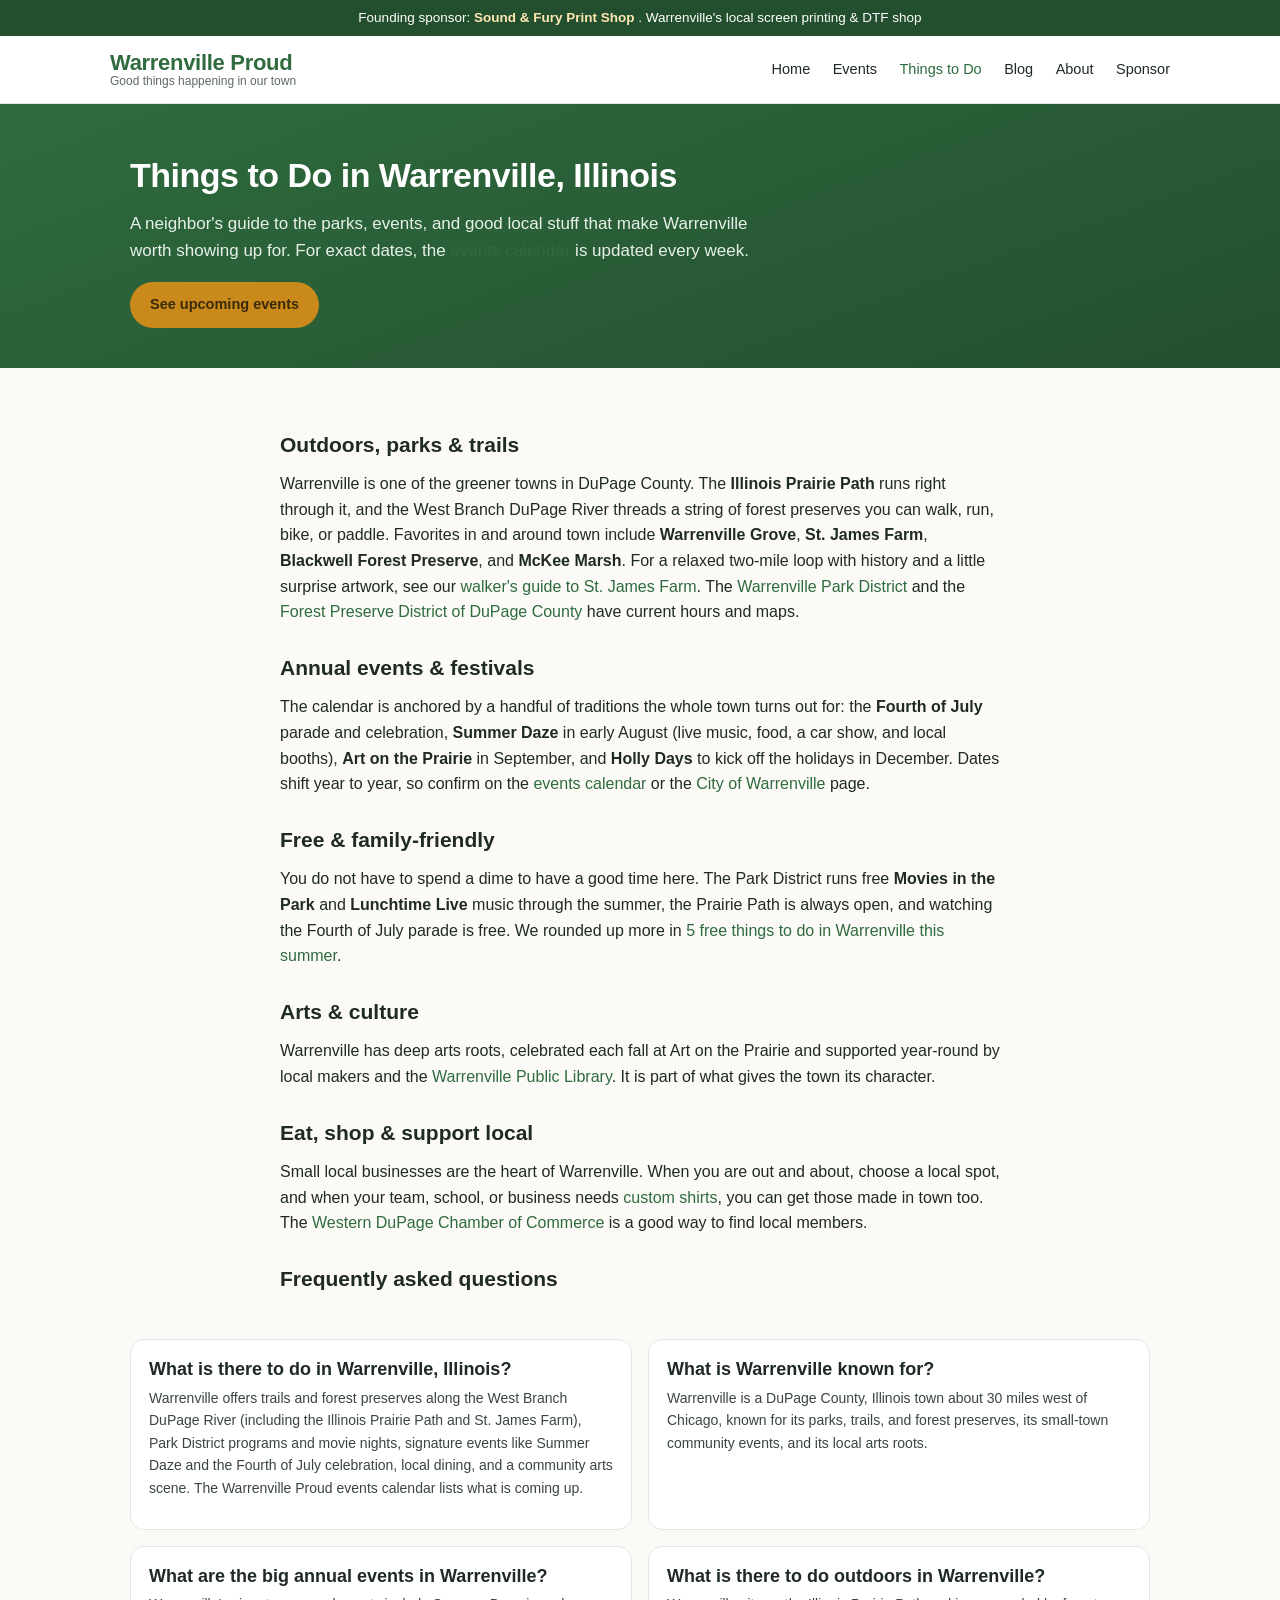
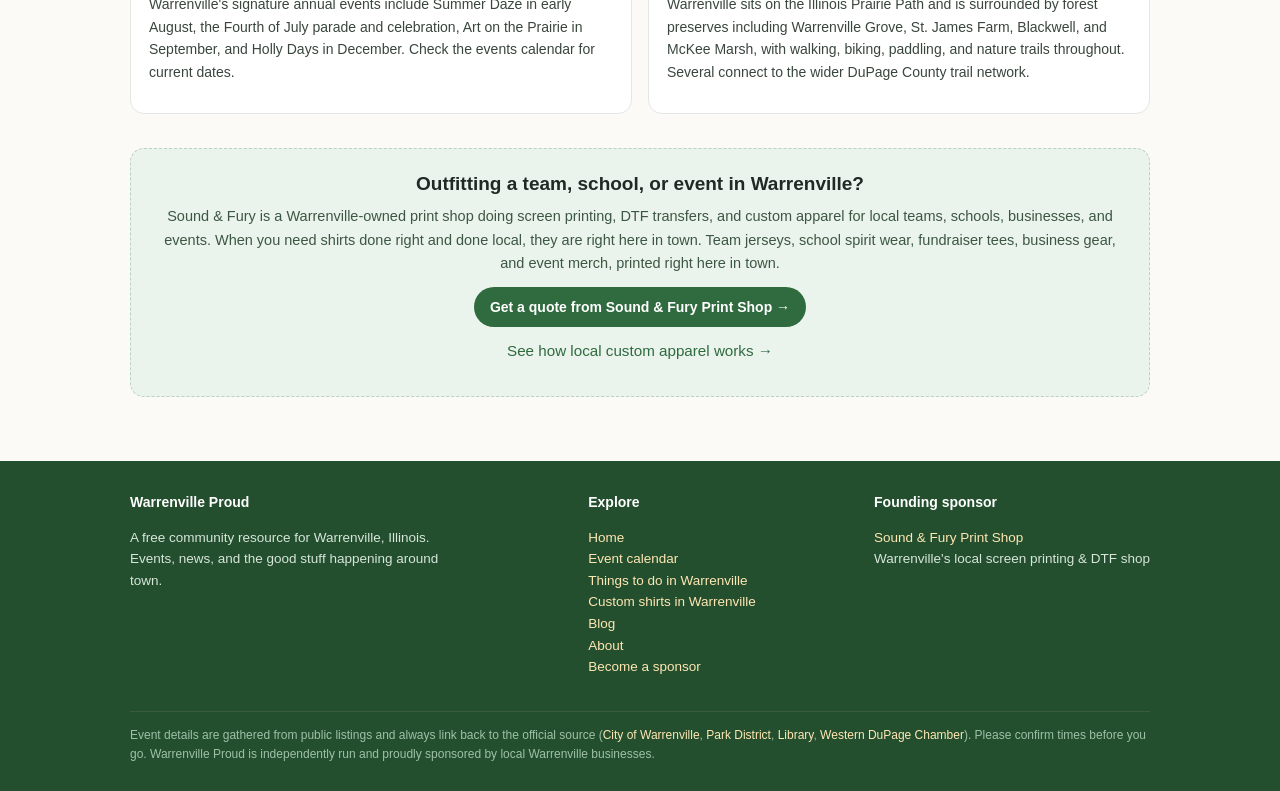
<file: things-to-do-in-warrenville.html>
<!DOCTYPE html>
<html lang="en">
<head>
<meta charset="UTF-8">
<meta name="viewport" content="width=device-width, initial-scale=1.0">
<title>Things to Do in Warrenville, IL: Events, Parks, Trails &amp; More</title>
<meta name="description" content="The local guide to things to do in Warrenville, Illinois: parks and trails, annual festivals, free family activities, arts, and dining. Updated by neighbors.">
<link rel="canonical" href="https://warrenvilleproud.com/things-to-do-in-warrenville.html">
<meta name="robots" content="index,follow,max-image-preview:large,max-snippet:-1">
<meta name="author" content="Warrenville Proud">
<meta name="geo.region" content="US-IL">
<meta name="geo.placename" content="Warrenville, Illinois">
<meta name="geo.position" content="41.8186;-88.1762">
<meta name="ICBM" content="41.8186, -88.1762">
<meta name="theme-color" content="#2f6b3e">
<meta property="og:type" content="website">
<meta property="og:site_name" content="Warrenville Proud">
<meta property="og:title" content="Things to Do in Warrenville, IL: Events, Parks, Trails &amp; More">
<meta property="og:description" content="The local guide to things to do in Warrenville, Illinois: parks and trails, annual festivals, free family activities, arts, and dining. Updated by neighbors.">
<meta property="og:url" content="https://warrenvilleproud.com/things-to-do-in-warrenville.html">
<meta property="og:image" content="https://warrenvilleproud.com/assets/og-image.png">
<meta property="og:locale" content="en_US">
<meta name="twitter:card" content="summary_large_image">
<meta name="twitter:title" content="Things to Do in Warrenville, IL: Events, Parks, Trails &amp; More">
<meta name="twitter:description" content="The local guide to things to do in Warrenville, Illinois: parks and trails, annual festivals, free family activities, arts, and dining. Updated by neighbors.">
<meta name="twitter:image" content="https://warrenvilleproud.com/assets/og-image.png">
<link rel="icon" href="/favicon.ico" sizes="any">
<link rel="icon" type="image/png" href="assets/favicon.png" sizes="96x96">
<link rel="apple-touch-icon" href="assets/apple-touch-icon.png">
<link rel="sitemap" type="application/xml" href="https://warrenvilleproud.com/sitemap.xml">
<link rel="alternate" type="application/rss+xml" title="Warrenville Proud blog" href="https://warrenvilleproud.com/feed.xml">
<link rel="stylesheet" href="assets/style.css">
<script type="application/ld+json">{"@context": "https://schema.org", "@type": "Organization", "@id": "https://warrenvilleproud.com/#org", "name": "Warrenville Proud", "url": "https://warrenvilleproud.com/", "logo": "https://warrenvilleproud.com/assets/og-image.png", "image": "https://warrenvilleproud.com/assets/og-image.png", "description": "A free, community-run guide to events and local life in Warrenville, Illinois.", "areaServed": {"@type": "City", "name": "Warrenville, Illinois"}, "knowsAbout": ["Warrenville Illinois events", "DuPage County community events", "local Warrenville news"], "sponsor": {"@type": "Organization", "name": "Sound & Fury Print Shop", "url": "https://soundandfuryprint.com", "description": "Warrenville-based screen printing and DTF custom apparel shop."}}</script>
<script type="application/ld+json">{"@context": "https://schema.org", "@type": "WebSite", "@id": "https://warrenvilleproud.com/#website", "name": "Warrenville Proud", "url": "https://warrenvilleproud.com/", "inLanguage": "en-US", "publisher": {"@id": "https://warrenvilleproud.com/#org"}}</script>
<script type="application/ld+json">{"@context": "https://schema.org", "@type": "FAQPage", "mainEntity": [{"@type": "Question", "name": "What is there to do in Warrenville, Illinois?", "acceptedAnswer": {"@type": "Answer", "text": "Warrenville offers trails and forest preserves along the West Branch DuPage River (including the Illinois Prairie Path and St. James Farm), Park District programs and movie nights, signature events like Summer Daze and the Fourth of July celebration, local dining, and a community arts scene. The Warrenville Proud events calendar lists what is coming up."}}, {"@type": "Question", "name": "What is Warrenville known for?", "acceptedAnswer": {"@type": "Answer", "text": "Warrenville is a DuPage County, Illinois town about 30 miles west of Chicago, known for its parks, trails, and forest preserves, its small-town community events, and its local arts roots."}}, {"@type": "Question", "name": "What are the big annual events in Warrenville?", "acceptedAnswer": {"@type": "Answer", "text": "Warrenville's signature annual events include Summer Daze in early August, the Fourth of July parade and celebration, Art on the Prairie in September, and Holly Days in December. Check the events calendar for current dates."}}, {"@type": "Question", "name": "What is there to do outdoors in Warrenville?", "acceptedAnswer": {"@type": "Answer", "text": "Warrenville sits on the Illinois Prairie Path and is surrounded by forest preserves including Warrenville Grove, St. James Farm, Blackwell, and McKee Marsh, with walking, biking, paddling, and nature trails throughout. Several connect to the wider DuPage County trail network."}}]}</script>
<script type="application/ld+json">{"@context": "https://schema.org", "@type": "BreadcrumbList", "itemListElement": [{"@type": "ListItem", "position": 1, "name": "Home", "item": "https://warrenvilleproud.com/"}, {"@type": "ListItem", "position": 2, "name": "Things to Do in Warrenville", "item": "https://warrenvilleproud.com/things-to-do-in-warrenville.html"}]}</script>
</head>
<body>
<div class="ribbon">Founding sponsor: <a href="https://soundandfuryprint.com?utm_source=warrenvilleproud&amp;utm_medium=referral&amp;utm_campaign=sponsorship&amp;utm_content=ribbon">Sound &amp; Fury Print Shop</a> . Warrenville&#x27;s local screen printing &amp; DTF shop</div>
<header class="site"><div class="wrap navbar">
  <a class="brand" href="index.html" style="text-decoration:none">
    <span class="name">Warrenville Proud</span>
    <span class="tag">Good things happening in our town</span>
  </a>
  <nav class="links">
    <a href="index.html">Home</a>
    <a href="events.html">Events</a>
    <a href="things-to-do-in-warrenville.html" style="color:var(--prairie)">Things to Do</a>
    <a href="blog/index.html">Blog</a>
    <a href="about.html">About</a>
    <a href="index.html#sponsor">Sponsor</a>
  </nav>
</div></header>

<section class="hero"><div class="wrap">
  <h1>Things to Do in Warrenville, Illinois</h1>
  <p>A neighbor's guide to the parks, events, and good local stuff that make Warrenville worth showing up for. For exact dates, the <a href="events.html">events calendar</a> is updated every week.</p>
  <a class="cta" href="events.html">See upcoming events</a>
</div></section>

<section><div class="wrap"><div class="article">
  <h2>Outdoors, parks &amp; trails</h2>
  <p>Warrenville is one of the greener towns in DuPage County. The <strong>Illinois Prairie Path</strong> runs right through it, and the West Branch DuPage River threads a string of forest preserves you can walk, run, bike, or paddle. Favorites in and around town include <strong>Warrenville Grove</strong>, <strong>St. James Farm</strong>, <strong>Blackwell Forest Preserve</strong>, and <strong>McKee Marsh</strong>. For a relaxed two-mile loop with history and a little surprise artwork, see our <a href="blog/st-james-farm-warrenville-trail-guide.html">walker's guide to St. James Farm</a>. The <a href="https://www.warrenvilleparks.org/">Warrenville Park District</a> and the <a href="https://www.dupageforest.org/">Forest Preserve District of DuPage County</a> have current hours and maps.</p>

  <h2>Annual events &amp; festivals</h2>
  <p>The calendar is anchored by a handful of traditions the whole town turns out for: the <strong>Fourth of July</strong> parade and celebration, <strong>Summer Daze</strong> in early August (live music, food, a car show, and local booths), <strong>Art on the Prairie</strong> in September, and <strong>Holly Days</strong> to kick off the holidays in December. Dates shift year to year, so confirm on the <a href="events.html">events calendar</a> or the <a href="https://www.warrenville.il.us/395/Community-Events">City of Warrenville</a> page.</p>

  <h2>Free &amp; family-friendly</h2>
  <p>You do not have to spend a dime to have a good time here. The Park District runs free <strong>Movies in the Park</strong> and <strong>Lunchtime Live</strong> music through the summer, the Prairie Path is always open, and watching the Fourth of July parade is free. We rounded up more in <a href="blog/5-free-things-to-do-in-warrenville-this-summer.html">5 free things to do in Warrenville this summer</a>.</p>

  <h2>Arts &amp; culture</h2>
  <p>Warrenville has deep arts roots, celebrated each fall at Art on the Prairie and supported year-round by local makers and the <a href="https://www.warrenville.com/">Warrenville Public Library</a>. It is part of what gives the town its character.</p>

  <h2>Eat, shop &amp; support local</h2>
  <p>Small local businesses are the heart of Warrenville. When you are out and about, choose a local spot, and when your team, school, or business needs <a href="custom-shirts-warrenville.html">custom shirts</a>, you can get those made in town too. The <a href="http://westerndupagechamber.chambermaster.com/events/calendar">Western DuPage Chamber of Commerce</a> is a good way to find local members.</p>

  <h2>Frequently asked questions</h2>
</div></div></section>
<section style="padding-top:0"><div class="wrap"><div class="grid cols-2"><div class="card"><h3>What is there to do in Warrenville, Illinois?</h3><p>Warrenville offers trails and forest preserves along the West Branch DuPage River (including the Illinois Prairie Path and St. James Farm), Park District programs and movie nights, signature events like Summer Daze and the Fourth of July celebration, local dining, and a community arts scene. The Warrenville Proud events calendar lists what is coming up.</p></div><div class="card"><h3>What is Warrenville known for?</h3><p>Warrenville is a DuPage County, Illinois town about 30 miles west of Chicago, known for its parks, trails, and forest preserves, its small-town community events, and its local arts roots.</p></div><div class="card"><h3>What are the big annual events in Warrenville?</h3><p>Warrenville&#x27;s signature annual events include Summer Daze in early August, the Fourth of July parade and celebration, Art on the Prairie in September, and Holly Days in December. Check the events calendar for current dates.</p></div><div class="card"><h3>What is there to do outdoors in Warrenville?</h3><p>Warrenville sits on the Illinois Prairie Path and is surrounded by forest preserves including Warrenville Grove, St. James Farm, Blackwell, and McKee Marsh, with walking, biking, paddling, and nature trails throughout. Several connect to the wider DuPage County trail network.</p></div></div></div></section>
<section style="padding-top:0"><div class="wrap"><div class="sponsor-cta">
  <h3>Outfitting a team, school, or event in Warrenville?</h3>
  <p>Sound &amp; Fury is a Warrenville-owned print shop doing screen printing, DTF transfers, and custom apparel for local teams, schools, businesses, and events. When you need shirts done right and done local, they are right here in town. Team jerseys, school spirit wear, fundraiser tees, business gear, and event merch, printed right here in town.</p>
  <a class="btn" href="https://soundandfuryprint.com?utm_source=warrenvilleproud&amp;utm_medium=referral&amp;utm_campaign=sponsorship&amp;utm_content=pillar">Get a quote from Sound &amp; Fury Print Shop &rarr;</a>
  <p style="margin-top:12px;font-size:.95em"><a href="custom-shirts-warrenville.html">See how local custom apparel works &rarr;</a></p>
</div></div></section>

<footer class="site"><div class="wrap">
  <div class="cols">
    <div style="max-width:340px">
      <h4>Warrenville Proud</h4>
      <p>A free community resource for Warrenville, Illinois. Events, news, and the good stuff happening around town.</p>
    </div>
    <div>
      <h4>Explore</h4>
      <p><a href="index.html">Home</a><br>
      <a href="events.html">Event calendar</a><br>
      <a href="things-to-do-in-warrenville.html">Things to do in Warrenville</a><br>
      <a href="custom-shirts-warrenville.html">Custom shirts in Warrenville</a><br>
      <a href="blog/index.html">Blog</a><br>
      <a href="about.html">About</a><br>
      <a href="index.html#sponsor">Become a sponsor</a></p>
    </div>
    <div style="max-width:300px">
      <h4>Founding sponsor</h4>
      <p><a href="https://soundandfuryprint.com?utm_source=warrenvilleproud&amp;utm_medium=referral&amp;utm_campaign=sponsorship&amp;utm_content=footer">Sound &amp; Fury Print Shop</a><br>Warrenville&#x27;s local screen printing &amp; DTF shop</p>
    </div>
  </div>
  <div class="fine">
    Event details are gathered from public listings and always link back to the official source
    (<a href="https://www.warrenville.il.us/395/Community-Events">City of Warrenville</a>,
    <a href="https://www.warrenvilleparks.org/events/">Park District</a>,
    <a href="https://www.warrenville.com/events">Library</a>,
    <a href="http://westerndupagechamber.chambermaster.com/events/calendar">Western DuPage Chamber</a>).
    Please confirm times before you go. Warrenville Proud is independently run and proudly sponsored by local Warrenville businesses.
  </div>
</div></footer>
</body>
</html>
</file>
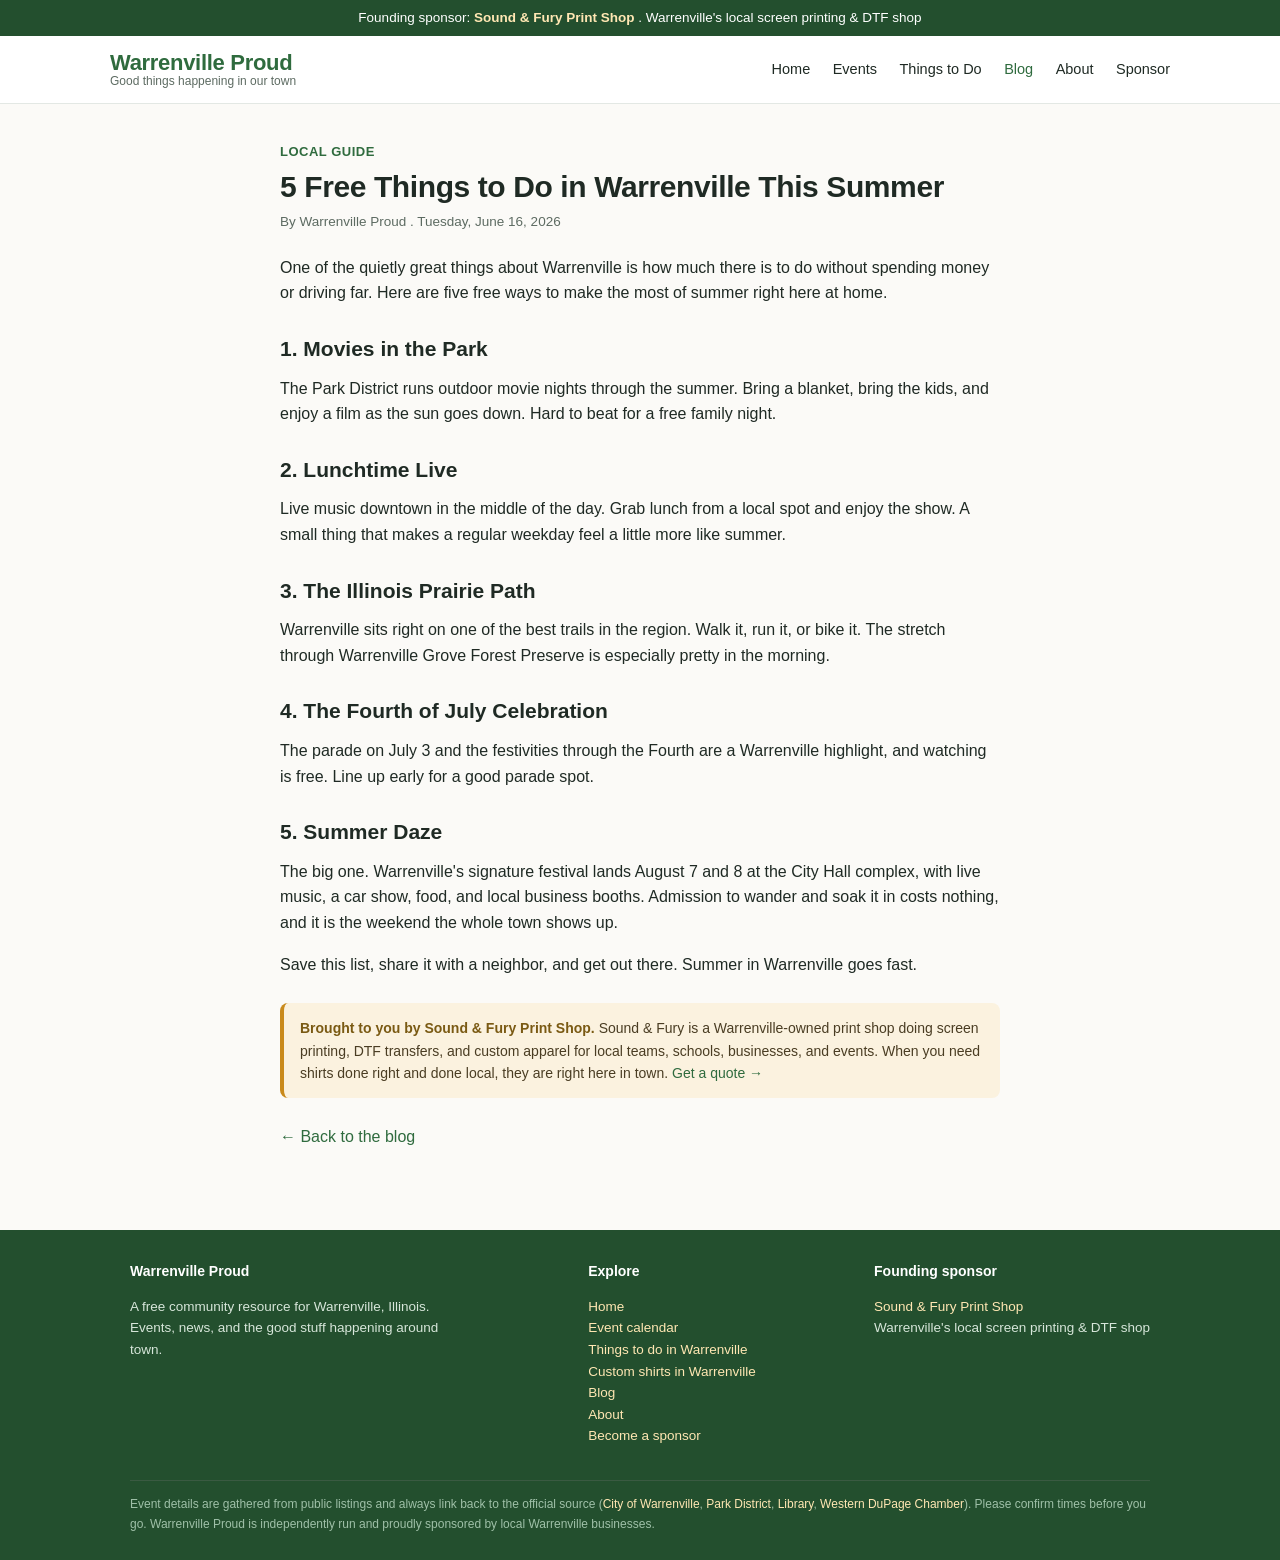
<file: blog/5-free-things-to-do-in-warrenville-this-summer.html>
<!DOCTYPE html>
<html lang="en">
<head>
<meta charset="UTF-8">
<meta name="viewport" content="width=device-width, initial-scale=1.0">
<title>5 Free Things to Do in Warrenville This Summer | Warrenville Proud</title>
<meta name="description" content="You do not need to leave town or spend a dime to have a great summer here. Five favorites, from movies in the park to the best weekend of the year.">
<link rel="canonical" href="https://warrenvilleproud.com/blog/5-free-things-to-do-in-warrenville-this-summer.html">
<meta name="robots" content="index,follow,max-image-preview:large,max-snippet:-1">
<meta name="author" content="Warrenville Proud">
<meta name="geo.region" content="US-IL">
<meta name="geo.placename" content="Warrenville, Illinois">
<meta name="geo.position" content="41.8186;-88.1762">
<meta name="ICBM" content="41.8186, -88.1762">
<meta name="theme-color" content="#2f6b3e">
<meta property="og:type" content="article">
<meta property="og:site_name" content="Warrenville Proud">
<meta property="og:title" content="5 Free Things to Do in Warrenville This Summer | Warrenville Proud">
<meta property="og:description" content="You do not need to leave town or spend a dime to have a great summer here. Five favorites, from movies in the park to the best weekend of the year.">
<meta property="og:url" content="https://warrenvilleproud.com/blog/5-free-things-to-do-in-warrenville-this-summer.html">
<meta property="og:image" content="https://warrenvilleproud.com/assets/og-image.png">
<meta property="og:locale" content="en_US">
<meta name="twitter:card" content="summary_large_image">
<meta name="twitter:title" content="5 Free Things to Do in Warrenville This Summer | Warrenville Proud">
<meta name="twitter:description" content="You do not need to leave town or spend a dime to have a great summer here. Five favorites, from movies in the park to the best weekend of the year.">
<meta name="twitter:image" content="https://warrenvilleproud.com/assets/og-image.png">
<link rel="icon" href="/favicon.ico" sizes="any">
<link rel="icon" type="image/png" href="../assets/favicon.png" sizes="96x96">
<link rel="apple-touch-icon" href="../assets/apple-touch-icon.png">
<link rel="sitemap" type="application/xml" href="https://warrenvilleproud.com/sitemap.xml">
<link rel="alternate" type="application/rss+xml" title="Warrenville Proud blog" href="https://warrenvilleproud.com/feed.xml">
<link rel="stylesheet" href="../assets/style.css">
<script type="application/ld+json">{"@context": "https://schema.org", "@type": "Organization", "@id": "https://warrenvilleproud.com/#org", "name": "Warrenville Proud", "url": "https://warrenvilleproud.com/", "logo": "https://warrenvilleproud.com/assets/og-image.png", "image": "https://warrenvilleproud.com/assets/og-image.png", "description": "A free, community-run guide to events and local life in Warrenville, Illinois.", "areaServed": {"@type": "City", "name": "Warrenville, Illinois"}, "knowsAbout": ["Warrenville Illinois events", "DuPage County community events", "local Warrenville news"], "sponsor": {"@type": "Organization", "name": "Sound & Fury Print Shop", "url": "https://soundandfuryprint.com", "description": "Warrenville-based screen printing and DTF custom apparel shop."}}</script>
<script type="application/ld+json">{"@context": "https://schema.org", "@type": "WebSite", "@id": "https://warrenvilleproud.com/#website", "name": "Warrenville Proud", "url": "https://warrenvilleproud.com/", "inLanguage": "en-US", "publisher": {"@id": "https://warrenvilleproud.com/#org"}}</script>
<script type="application/ld+json">{"@context": "https://schema.org", "@type": "BlogPosting", "headline": "5 Free Things to Do in Warrenville This Summer", "datePublished": "2026-06-16", "dateModified": "2026-06-16", "author": {"@type": "Organization", "name": "Warrenville Proud"}, "publisher": {"@type": "Organization", "name": "Warrenville Proud", "logo": {"@type": "ImageObject", "url": "https://warrenvilleproud.com/assets/og-image.png"}}, "mainEntityOfPage": "https://warrenvilleproud.com/blog/5-free-things-to-do-in-warrenville-this-summer.html", "image": "https://warrenvilleproud.com/assets/og-image.png", "description": "You do not need to leave town or spend a dime to have a great summer here. Five favorites, from movies in the park to the best weekend of the year.", "isAccessibleForFree": true, "about": {"@type": "City", "name": "Warrenville, Illinois"}, "sponsor": {"@type": "Organization", "name": "Sound & Fury Print Shop", "url": "https://soundandfuryprint.com"}}</script>
<script type="application/ld+json">{"@context": "https://schema.org", "@type": "BreadcrumbList", "itemListElement": [{"@type": "ListItem", "position": 1, "name": "Home", "item": "https://warrenvilleproud.com/"}, {"@type": "ListItem", "position": 2, "name": "Blog", "item": "https://warrenvilleproud.com/blog/index.html"}, {"@type": "ListItem", "position": 3, "name": "5 Free Things to Do in Warrenville This Summer", "item": "https://warrenvilleproud.com/blog/5-free-things-to-do-in-warrenville-this-summer.html"}]}</script>
</head>
<body>
<div class="ribbon">Founding sponsor: <a href="https://soundandfuryprint.com?utm_source=warrenvilleproud&amp;utm_medium=referral&amp;utm_campaign=sponsorship&amp;utm_content=ribbon">Sound &amp; Fury Print Shop</a> . Warrenville&#x27;s local screen printing &amp; DTF shop</div>
<header class="site"><div class="wrap navbar">
  <a class="brand" href="../index.html" style="text-decoration:none">
    <span class="name">Warrenville Proud</span>
    <span class="tag">Good things happening in our town</span>
  </a>
  <nav class="links">
    <a href="../index.html">Home</a>
    <a href="../events.html">Events</a>
    <a href="../things-to-do-in-warrenville.html">Things to Do</a>
    <a href="../blog/index.html" style="color:var(--prairie)">Blog</a>
    <a href="../about.html">About</a>
    <a href="../index.html#sponsor">Sponsor</a>
  </nav>
</div></header>

<section><div class="wrap"><article class="article">
  <span class="kicker">Local Guide</span>
  <h1>5 Free Things to Do in Warrenville This Summer</h1>
  <div class="byline">By Warrenville Proud . Tuesday, June 16, 2026</div>
  <p>One of the quietly great things about Warrenville is how much there is to do without spending money or driving far. Here are five free ways to make the most of summer right here at home.</p><h2>1. Movies in the Park</h2><p>The Park District runs outdoor movie nights through the summer. Bring a blanket, bring the kids, and enjoy a film as the sun goes down. Hard to beat for a free family night.</p><h2>2. Lunchtime Live</h2><p>Live music downtown in the middle of the day. Grab lunch from a local spot and enjoy the show. A small thing that makes a regular weekday feel a little more like summer.</p><h2>3. The Illinois Prairie Path</h2><p>Warrenville sits right on one of the best trails in the region. Walk it, run it, or bike it. The stretch through Warrenville Grove Forest Preserve is especially pretty in the morning.</p><h2>4. The Fourth of July Celebration</h2><p>The parade on July 3 and the festivities through the Fourth are a Warrenville highlight, and watching is free. Line up early for a good parade spot.</p><h2>5. Summer Daze</h2><p>The big one. Warrenville's signature festival lands August 7 and 8 at the City Hall complex, with live music, a car show, food, and local business booths. Admission to wander and soak it in costs nothing, and it is the weekend the whole town shows up.</p><p>Save this list, share it with a neighbor, and get out there. Summer in Warrenville goes fast.</p>
  <div class="sponsor-note"><b>Brought to you by Sound &amp; Fury Print Shop.</b> Sound &amp; Fury is a Warrenville-owned print shop doing screen printing, DTF transfers, and custom apparel for local teams, schools, businesses, and events. When you need shirts done right and done local, they are right here in town. <a href="https://soundandfuryprint.com?utm_source=warrenvilleproud&amp;utm_medium=referral&amp;utm_campaign=sponsorship&amp;utm_content=blog_note">Get a quote &rarr;</a></div>
  <p style="margin-top:26px"><a href="index.html">&larr; Back to the blog</a></p>
</article></div></section>

<footer class="site"><div class="wrap">
  <div class="cols">
    <div style="max-width:340px">
      <h4>Warrenville Proud</h4>
      <p>A free community resource for Warrenville, Illinois. Events, news, and the good stuff happening around town.</p>
    </div>
    <div>
      <h4>Explore</h4>
      <p><a href="../index.html">Home</a><br>
      <a href="../events.html">Event calendar</a><br>
      <a href="../things-to-do-in-warrenville.html">Things to do in Warrenville</a><br>
      <a href="../custom-shirts-warrenville.html">Custom shirts in Warrenville</a><br>
      <a href="../blog/index.html">Blog</a><br>
      <a href="../about.html">About</a><br>
      <a href="../index.html#sponsor">Become a sponsor</a></p>
    </div>
    <div style="max-width:300px">
      <h4>Founding sponsor</h4>
      <p><a href="https://soundandfuryprint.com?utm_source=warrenvilleproud&amp;utm_medium=referral&amp;utm_campaign=sponsorship&amp;utm_content=footer">Sound &amp; Fury Print Shop</a><br>Warrenville&#x27;s local screen printing &amp; DTF shop</p>
    </div>
  </div>
  <div class="fine">
    Event details are gathered from public listings and always link back to the official source
    (<a href="https://www.warrenville.il.us/395/Community-Events">City of Warrenville</a>,
    <a href="https://www.warrenvilleparks.org/events/">Park District</a>,
    <a href="https://www.warrenville.com/events">Library</a>,
    <a href="http://westerndupagechamber.chambermaster.com/events/calendar">Western DuPage Chamber</a>).
    Please confirm times before you go. Warrenville Proud is independently run and proudly sponsored by local Warrenville businesses.
  </div>
</div></footer>
</body>
</html>
</file>
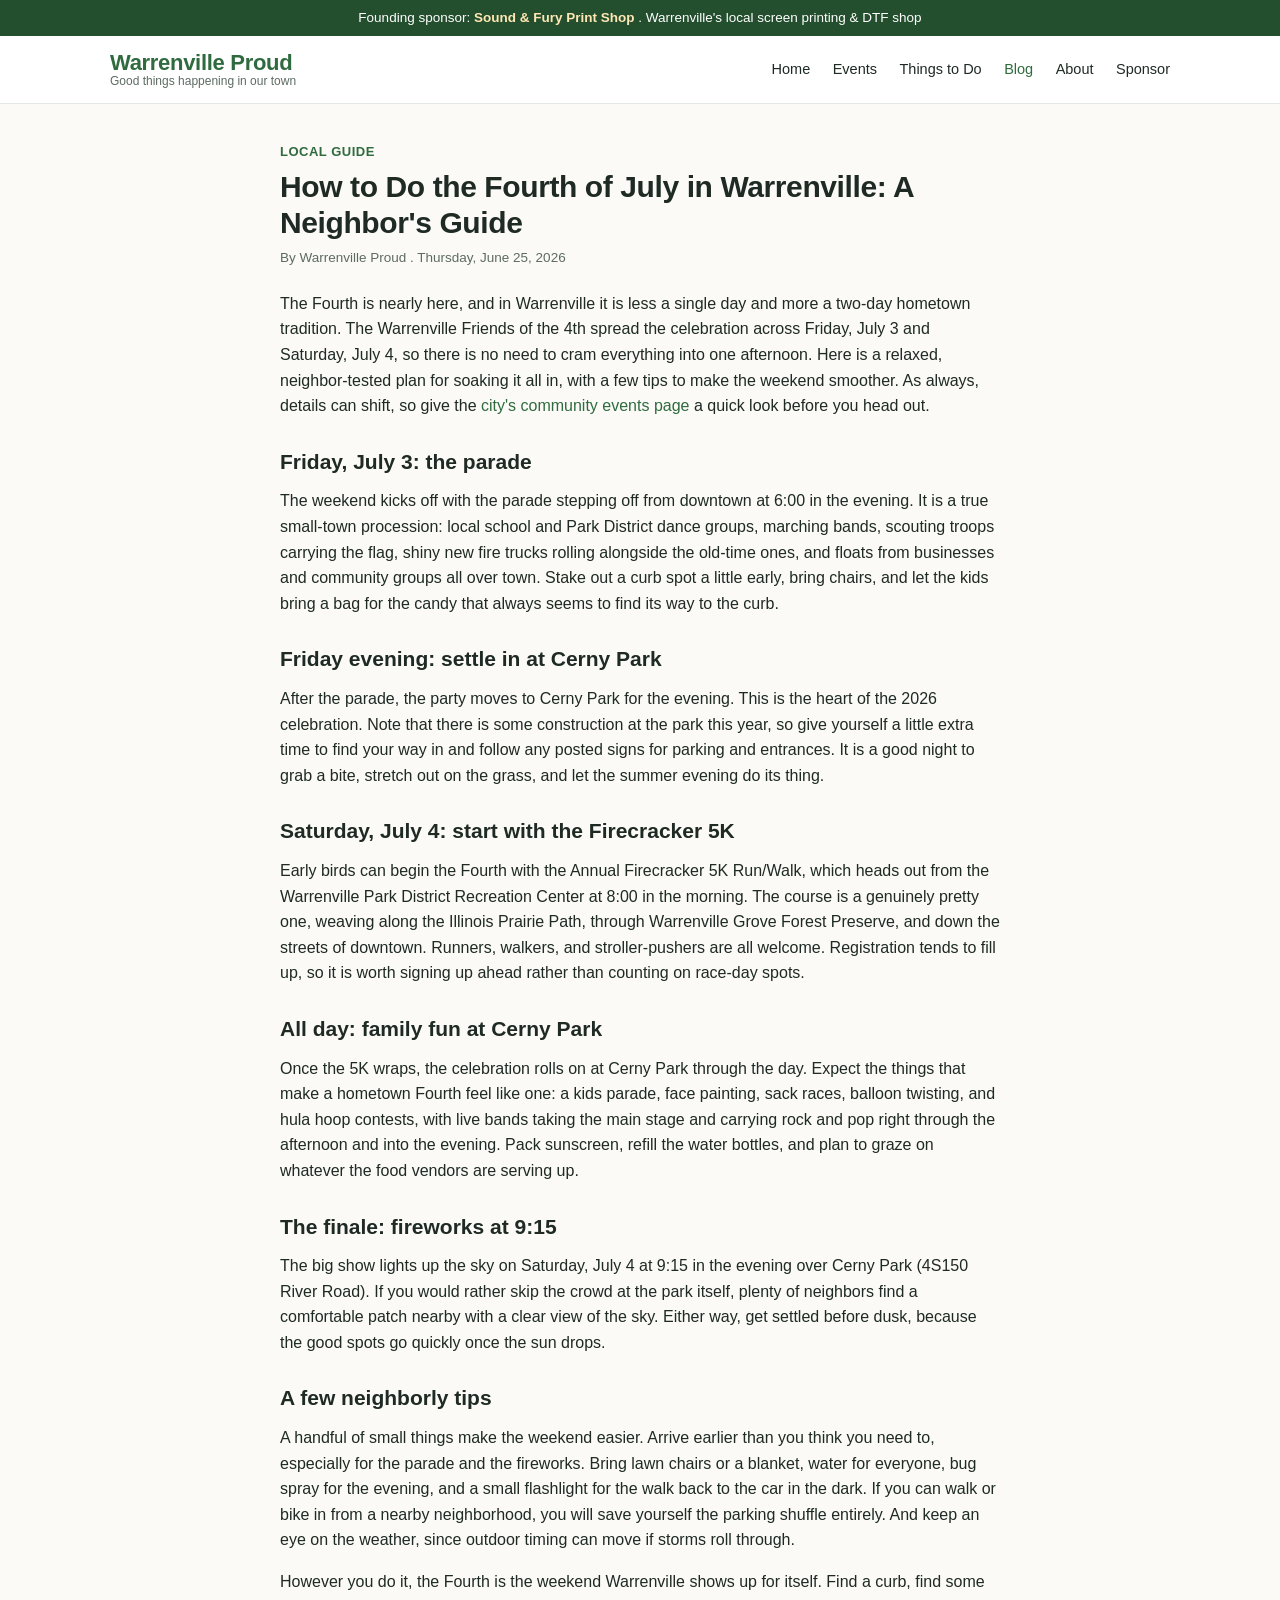
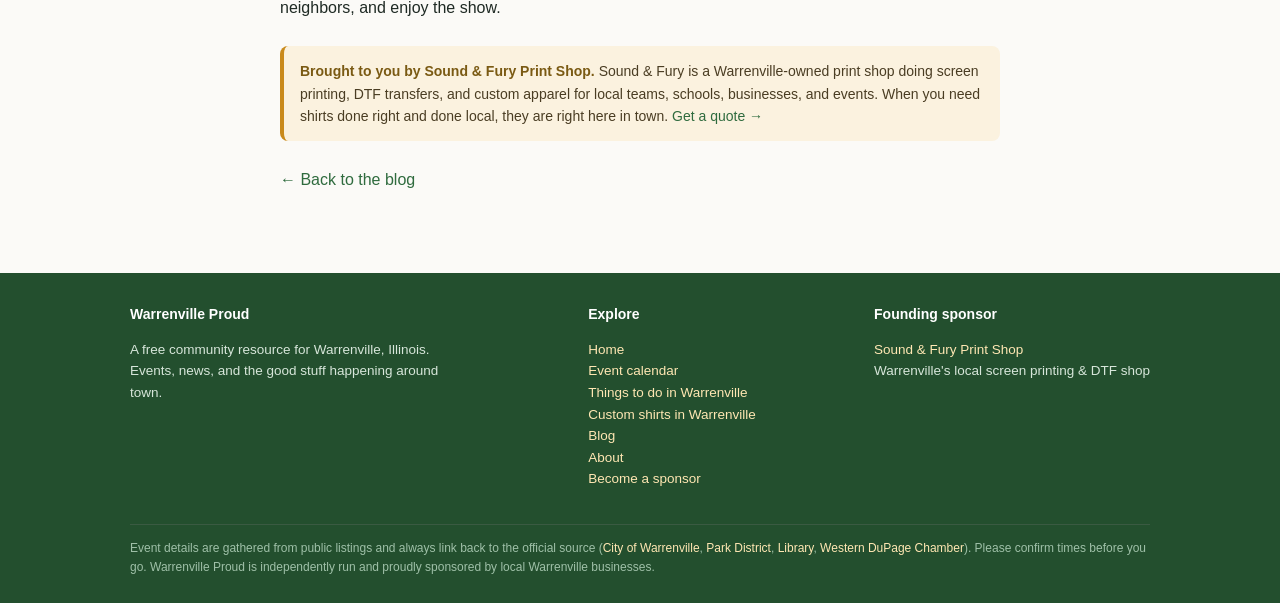
<file: blog/fourth-of-july-warrenville-guide.html>
<!DOCTYPE html>
<html lang="en">
<head>
<meta charset="UTF-8">
<meta name="viewport" content="width=device-width, initial-scale=1.0">
<title>How to Do the Fourth of July in Warrenville: A Neighbor&#x27;s Guide | Warrenville Proud</title>
<meta name="description" content="Two days, one parade, a morning 5K, and fireworks over Cerny Park. Here is a simple plan for getting the most out of Warrenville&#x27;s biggest weekend of the summer.">
<link rel="canonical" href="https://warrenvilleproud.com/blog/fourth-of-july-warrenville-guide.html">
<meta name="robots" content="index,follow,max-image-preview:large,max-snippet:-1">
<meta name="author" content="Warrenville Proud">
<meta name="geo.region" content="US-IL">
<meta name="geo.placename" content="Warrenville, Illinois">
<meta name="geo.position" content="41.8186;-88.1762">
<meta name="ICBM" content="41.8186, -88.1762">
<meta name="theme-color" content="#2f6b3e">
<meta property="og:type" content="article">
<meta property="og:site_name" content="Warrenville Proud">
<meta property="og:title" content="How to Do the Fourth of July in Warrenville: A Neighbor&#x27;s Guide | Warrenville Proud">
<meta property="og:description" content="Two days, one parade, a morning 5K, and fireworks over Cerny Park. Here is a simple plan for getting the most out of Warrenville&#x27;s biggest weekend of the summer.">
<meta property="og:url" content="https://warrenvilleproud.com/blog/fourth-of-july-warrenville-guide.html">
<meta property="og:image" content="https://warrenvilleproud.com/assets/og-image.png">
<meta property="og:locale" content="en_US">
<meta name="twitter:card" content="summary_large_image">
<meta name="twitter:title" content="How to Do the Fourth of July in Warrenville: A Neighbor&#x27;s Guide | Warrenville Proud">
<meta name="twitter:description" content="Two days, one parade, a morning 5K, and fireworks over Cerny Park. Here is a simple plan for getting the most out of Warrenville&#x27;s biggest weekend of the summer.">
<meta name="twitter:image" content="https://warrenvilleproud.com/assets/og-image.png">
<link rel="icon" href="/favicon.ico" sizes="any">
<link rel="icon" type="image/png" href="../assets/favicon.png" sizes="96x96">
<link rel="apple-touch-icon" href="../assets/apple-touch-icon.png">
<link rel="sitemap" type="application/xml" href="https://warrenvilleproud.com/sitemap.xml">
<link rel="alternate" type="application/rss+xml" title="Warrenville Proud blog" href="https://warrenvilleproud.com/feed.xml">
<link rel="stylesheet" href="../assets/style.css">
<script type="application/ld+json">{"@context": "https://schema.org", "@type": "Organization", "@id": "https://warrenvilleproud.com/#org", "name": "Warrenville Proud", "url": "https://warrenvilleproud.com/", "logo": "https://warrenvilleproud.com/assets/og-image.png", "image": "https://warrenvilleproud.com/assets/og-image.png", "description": "A free, community-run guide to events and local life in Warrenville, Illinois.", "areaServed": {"@type": "City", "name": "Warrenville, Illinois"}, "knowsAbout": ["Warrenville Illinois events", "DuPage County community events", "local Warrenville news"], "sponsor": {"@type": "Organization", "name": "Sound & Fury Print Shop", "url": "https://soundandfuryprint.com", "description": "Warrenville-based screen printing and DTF custom apparel shop."}}</script>
<script type="application/ld+json">{"@context": "https://schema.org", "@type": "WebSite", "@id": "https://warrenvilleproud.com/#website", "name": "Warrenville Proud", "url": "https://warrenvilleproud.com/", "inLanguage": "en-US", "publisher": {"@id": "https://warrenvilleproud.com/#org"}}</script>
<script type="application/ld+json">{"@context": "https://schema.org", "@type": "BlogPosting", "headline": "How to Do the Fourth of July in Warrenville: A Neighbor's Guide", "datePublished": "2026-06-25", "dateModified": "2026-06-25", "author": {"@type": "Organization", "name": "Warrenville Proud"}, "publisher": {"@type": "Organization", "name": "Warrenville Proud", "logo": {"@type": "ImageObject", "url": "https://warrenvilleproud.com/assets/og-image.png"}}, "mainEntityOfPage": "https://warrenvilleproud.com/blog/fourth-of-july-warrenville-guide.html", "image": "https://warrenvilleproud.com/assets/og-image.png", "description": "Two days, one parade, a morning 5K, and fireworks over Cerny Park. Here is a simple plan for getting the most out of Warrenville's biggest weekend of the summer.", "isAccessibleForFree": true, "about": {"@type": "City", "name": "Warrenville, Illinois"}, "sponsor": {"@type": "Organization", "name": "Sound & Fury Print Shop", "url": "https://soundandfuryprint.com"}}</script>
<script type="application/ld+json">{"@context": "https://schema.org", "@type": "BreadcrumbList", "itemListElement": [{"@type": "ListItem", "position": 1, "name": "Home", "item": "https://warrenvilleproud.com/"}, {"@type": "ListItem", "position": 2, "name": "Blog", "item": "https://warrenvilleproud.com/blog/index.html"}, {"@type": "ListItem", "position": 3, "name": "How to Do the Fourth of July in Warrenville: A Neighbor's Guide", "item": "https://warrenvilleproud.com/blog/fourth-of-july-warrenville-guide.html"}]}</script>
</head>
<body>
<div class="ribbon">Founding sponsor: <a href="https://soundandfuryprint.com?utm_source=warrenvilleproud&amp;utm_medium=referral&amp;utm_campaign=sponsorship&amp;utm_content=ribbon">Sound &amp; Fury Print Shop</a> . Warrenville&#x27;s local screen printing &amp; DTF shop</div>
<header class="site"><div class="wrap navbar">
  <a class="brand" href="../index.html" style="text-decoration:none">
    <span class="name">Warrenville Proud</span>
    <span class="tag">Good things happening in our town</span>
  </a>
  <nav class="links">
    <a href="../index.html">Home</a>
    <a href="../events.html">Events</a>
    <a href="../things-to-do-in-warrenville.html">Things to Do</a>
    <a href="../blog/index.html" style="color:var(--prairie)">Blog</a>
    <a href="../about.html">About</a>
    <a href="../index.html#sponsor">Sponsor</a>
  </nav>
</div></header>

<section><div class="wrap"><article class="article">
  <span class="kicker">Local Guide</span>
  <h1>How to Do the Fourth of July in Warrenville: A Neighbor&#x27;s Guide</h1>
  <div class="byline">By Warrenville Proud . Thursday, June 25, 2026</div>
  <p>The Fourth is nearly here, and in Warrenville it is less a single day and more a two-day hometown tradition. The Warrenville Friends of the 4th spread the celebration across Friday, July 3 and Saturday, July 4, so there is no need to cram everything into one afternoon. Here is a relaxed, neighbor-tested plan for soaking it all in, with a few tips to make the weekend smoother. As always, details can shift, so give the <a href="https://www.warrenville.il.us/395/Community-Events">city's community events page</a> a quick look before you head out.</p><h2>Friday, July 3: the parade</h2><p>The weekend kicks off with the parade stepping off from downtown at 6:00 in the evening. It is a true small-town procession: local school and Park District dance groups, marching bands, scouting troops carrying the flag, shiny new fire trucks rolling alongside the old-time ones, and floats from businesses and community groups all over town. Stake out a curb spot a little early, bring chairs, and let the kids bring a bag for the candy that always seems to find its way to the curb.</p><h2>Friday evening: settle in at Cerny Park</h2><p>After the parade, the party moves to Cerny Park for the evening. This is the heart of the 2026 celebration. Note that there is some construction at the park this year, so give yourself a little extra time to find your way in and follow any posted signs for parking and entrances. It is a good night to grab a bite, stretch out on the grass, and let the summer evening do its thing.</p><h2>Saturday, July 4: start with the Firecracker 5K</h2><p>Early birds can begin the Fourth with the Annual Firecracker 5K Run/Walk, which heads out from the Warrenville Park District Recreation Center at 8:00 in the morning. The course is a genuinely pretty one, weaving along the Illinois Prairie Path, through Warrenville Grove Forest Preserve, and down the streets of downtown. Runners, walkers, and stroller-pushers are all welcome. Registration tends to fill up, so it is worth signing up ahead rather than counting on race-day spots.</p><h2>All day: family fun at Cerny Park</h2><p>Once the 5K wraps, the celebration rolls on at Cerny Park through the day. Expect the things that make a hometown Fourth feel like one: a kids parade, face painting, sack races, balloon twisting, and hula hoop contests, with live bands taking the main stage and carrying rock and pop right through the afternoon and into the evening. Pack sunscreen, refill the water bottles, and plan to graze on whatever the food vendors are serving up.</p><h2>The finale: fireworks at 9:15</h2><p>The big show lights up the sky on Saturday, July 4 at 9:15 in the evening over Cerny Park (4S150 River Road). If you would rather skip the crowd at the park itself, plenty of neighbors find a comfortable patch nearby with a clear view of the sky. Either way, get settled before dusk, because the good spots go quickly once the sun drops.</p><h2>A few neighborly tips</h2><p>A handful of small things make the weekend easier. Arrive earlier than you think you need to, especially for the parade and the fireworks. Bring lawn chairs or a blanket, water for everyone, bug spray for the evening, and a small flashlight for the walk back to the car in the dark. If you can walk or bike in from a nearby neighborhood, you will save yourself the parking shuffle entirely. And keep an eye on the weather, since outdoor timing can move if storms roll through.</p><p>However you do it, the Fourth is the weekend Warrenville shows up for itself. Find a curb, find some neighbors, and enjoy the show.</p>
  <div class="sponsor-note"><b>Brought to you by Sound &amp; Fury Print Shop.</b> Sound &amp; Fury is a Warrenville-owned print shop doing screen printing, DTF transfers, and custom apparel for local teams, schools, businesses, and events. When you need shirts done right and done local, they are right here in town. <a href="https://soundandfuryprint.com?utm_source=warrenvilleproud&amp;utm_medium=referral&amp;utm_campaign=sponsorship&amp;utm_content=blog_note">Get a quote &rarr;</a></div>
  <p style="margin-top:26px"><a href="index.html">&larr; Back to the blog</a></p>
</article></div></section>

<footer class="site"><div class="wrap">
  <div class="cols">
    <div style="max-width:340px">
      <h4>Warrenville Proud</h4>
      <p>A free community resource for Warrenville, Illinois. Events, news, and the good stuff happening around town.</p>
    </div>
    <div>
      <h4>Explore</h4>
      <p><a href="../index.html">Home</a><br>
      <a href="../events.html">Event calendar</a><br>
      <a href="../things-to-do-in-warrenville.html">Things to do in Warrenville</a><br>
      <a href="../custom-shirts-warrenville.html">Custom shirts in Warrenville</a><br>
      <a href="../blog/index.html">Blog</a><br>
      <a href="../about.html">About</a><br>
      <a href="../index.html#sponsor">Become a sponsor</a></p>
    </div>
    <div style="max-width:300px">
      <h4>Founding sponsor</h4>
      <p><a href="https://soundandfuryprint.com?utm_source=warrenvilleproud&amp;utm_medium=referral&amp;utm_campaign=sponsorship&amp;utm_content=footer">Sound &amp; Fury Print Shop</a><br>Warrenville&#x27;s local screen printing &amp; DTF shop</p>
    </div>
  </div>
  <div class="fine">
    Event details are gathered from public listings and always link back to the official source
    (<a href="https://www.warrenville.il.us/395/Community-Events">City of Warrenville</a>,
    <a href="https://www.warrenvilleparks.org/events/">Park District</a>,
    <a href="https://www.warrenville.com/events">Library</a>,
    <a href="http://westerndupagechamber.chambermaster.com/events/calendar">Western DuPage Chamber</a>).
    Please confirm times before you go. Warrenville Proud is independently run and proudly sponsored by local Warrenville businesses.
  </div>
</div></footer>
</body>
</html>
</file>
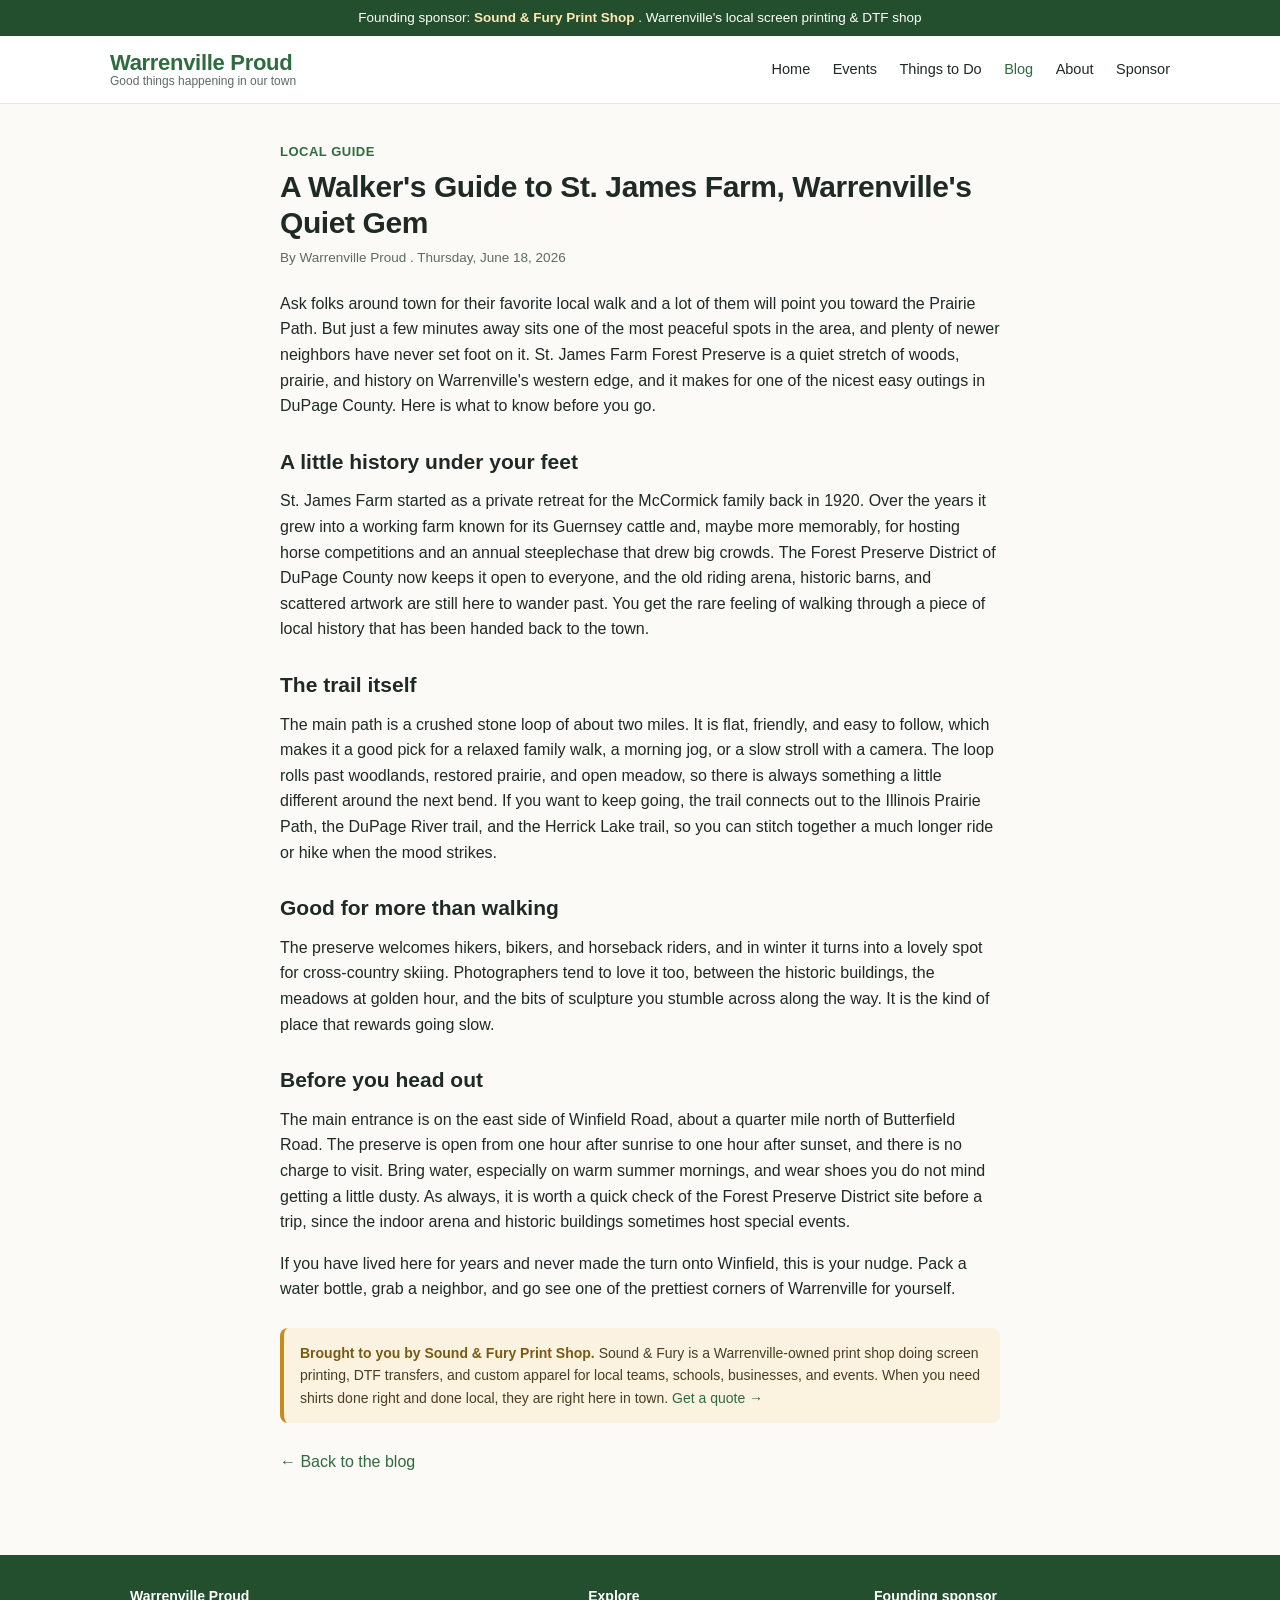
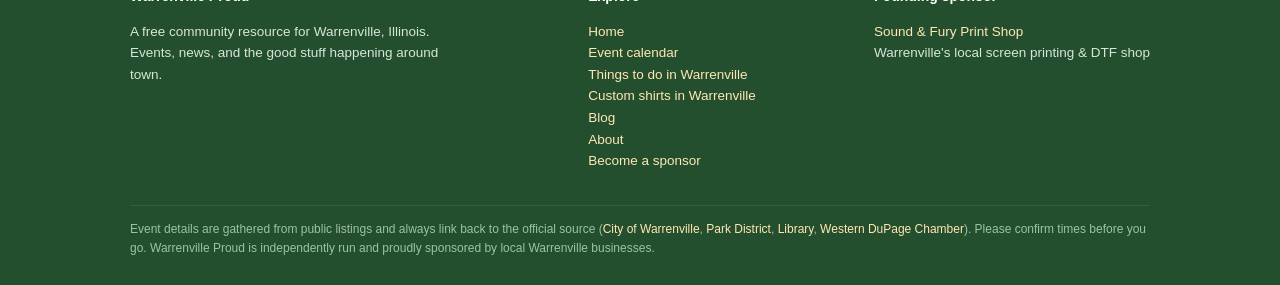
<file: blog/st-james-farm-warrenville-trail-guide.html>
<!DOCTYPE html>
<html lang="en">
<head>
<meta charset="UTF-8">
<meta name="viewport" content="width=device-width, initial-scale=1.0">
<title>A Walker&#x27;s Guide to St. James Farm, Warrenville&#x27;s Quiet Gem | Warrenville Proud</title>
<meta name="description" content="An easy two-mile loop through a former family estate, complete with old stone buildings, big open meadows, and a little surprise art along the way. Here is how to make the most of it.">
<link rel="canonical" href="https://warrenvilleproud.com/blog/st-james-farm-warrenville-trail-guide.html">
<meta name="robots" content="index,follow,max-image-preview:large,max-snippet:-1">
<meta name="author" content="Warrenville Proud">
<meta name="geo.region" content="US-IL">
<meta name="geo.placename" content="Warrenville, Illinois">
<meta name="geo.position" content="41.8186;-88.1762">
<meta name="ICBM" content="41.8186, -88.1762">
<meta name="theme-color" content="#2f6b3e">
<meta property="og:type" content="article">
<meta property="og:site_name" content="Warrenville Proud">
<meta property="og:title" content="A Walker&#x27;s Guide to St. James Farm, Warrenville&#x27;s Quiet Gem | Warrenville Proud">
<meta property="og:description" content="An easy two-mile loop through a former family estate, complete with old stone buildings, big open meadows, and a little surprise art along the way. Here is how to make the most of it.">
<meta property="og:url" content="https://warrenvilleproud.com/blog/st-james-farm-warrenville-trail-guide.html">
<meta property="og:image" content="https://warrenvilleproud.com/assets/og-image.png">
<meta property="og:locale" content="en_US">
<meta name="twitter:card" content="summary_large_image">
<meta name="twitter:title" content="A Walker&#x27;s Guide to St. James Farm, Warrenville&#x27;s Quiet Gem | Warrenville Proud">
<meta name="twitter:description" content="An easy two-mile loop through a former family estate, complete with old stone buildings, big open meadows, and a little surprise art along the way. Here is how to make the most of it.">
<meta name="twitter:image" content="https://warrenvilleproud.com/assets/og-image.png">
<link rel="icon" href="/favicon.ico" sizes="any">
<link rel="icon" type="image/png" href="../assets/favicon.png" sizes="96x96">
<link rel="apple-touch-icon" href="../assets/apple-touch-icon.png">
<link rel="sitemap" type="application/xml" href="https://warrenvilleproud.com/sitemap.xml">
<link rel="alternate" type="application/rss+xml" title="Warrenville Proud blog" href="https://warrenvilleproud.com/feed.xml">
<link rel="stylesheet" href="../assets/style.css">
<script type="application/ld+json">{"@context": "https://schema.org", "@type": "Organization", "@id": "https://warrenvilleproud.com/#org", "name": "Warrenville Proud", "url": "https://warrenvilleproud.com/", "logo": "https://warrenvilleproud.com/assets/og-image.png", "image": "https://warrenvilleproud.com/assets/og-image.png", "description": "A free, community-run guide to events and local life in Warrenville, Illinois.", "areaServed": {"@type": "City", "name": "Warrenville, Illinois"}, "knowsAbout": ["Warrenville Illinois events", "DuPage County community events", "local Warrenville news"], "sponsor": {"@type": "Organization", "name": "Sound & Fury Print Shop", "url": "https://soundandfuryprint.com", "description": "Warrenville-based screen printing and DTF custom apparel shop."}}</script>
<script type="application/ld+json">{"@context": "https://schema.org", "@type": "WebSite", "@id": "https://warrenvilleproud.com/#website", "name": "Warrenville Proud", "url": "https://warrenvilleproud.com/", "inLanguage": "en-US", "publisher": {"@id": "https://warrenvilleproud.com/#org"}}</script>
<script type="application/ld+json">{"@context": "https://schema.org", "@type": "BlogPosting", "headline": "A Walker's Guide to St. James Farm, Warrenville's Quiet Gem", "datePublished": "2026-06-18", "dateModified": "2026-06-18", "author": {"@type": "Organization", "name": "Warrenville Proud"}, "publisher": {"@type": "Organization", "name": "Warrenville Proud", "logo": {"@type": "ImageObject", "url": "https://warrenvilleproud.com/assets/og-image.png"}}, "mainEntityOfPage": "https://warrenvilleproud.com/blog/st-james-farm-warrenville-trail-guide.html", "image": "https://warrenvilleproud.com/assets/og-image.png", "description": "An easy two-mile loop through a former family estate, complete with old stone buildings, big open meadows, and a little surprise art along the way. Here is how to make the most of it.", "isAccessibleForFree": true, "about": {"@type": "City", "name": "Warrenville, Illinois"}, "sponsor": {"@type": "Organization", "name": "Sound & Fury Print Shop", "url": "https://soundandfuryprint.com"}}</script>
<script type="application/ld+json">{"@context": "https://schema.org", "@type": "BreadcrumbList", "itemListElement": [{"@type": "ListItem", "position": 1, "name": "Home", "item": "https://warrenvilleproud.com/"}, {"@type": "ListItem", "position": 2, "name": "Blog", "item": "https://warrenvilleproud.com/blog/index.html"}, {"@type": "ListItem", "position": 3, "name": "A Walker's Guide to St. James Farm, Warrenville's Quiet Gem", "item": "https://warrenvilleproud.com/blog/st-james-farm-warrenville-trail-guide.html"}]}</script>
</head>
<body>
<div class="ribbon">Founding sponsor: <a href="https://soundandfuryprint.com?utm_source=warrenvilleproud&amp;utm_medium=referral&amp;utm_campaign=sponsorship&amp;utm_content=ribbon">Sound &amp; Fury Print Shop</a> . Warrenville&#x27;s local screen printing &amp; DTF shop</div>
<header class="site"><div class="wrap navbar">
  <a class="brand" href="../index.html" style="text-decoration:none">
    <span class="name">Warrenville Proud</span>
    <span class="tag">Good things happening in our town</span>
  </a>
  <nav class="links">
    <a href="../index.html">Home</a>
    <a href="../events.html">Events</a>
    <a href="../things-to-do-in-warrenville.html">Things to Do</a>
    <a href="../blog/index.html" style="color:var(--prairie)">Blog</a>
    <a href="../about.html">About</a>
    <a href="../index.html#sponsor">Sponsor</a>
  </nav>
</div></header>

<section><div class="wrap"><article class="article">
  <span class="kicker">Local Guide</span>
  <h1>A Walker&#x27;s Guide to St. James Farm, Warrenville&#x27;s Quiet Gem</h1>
  <div class="byline">By Warrenville Proud . Thursday, June 18, 2026</div>
  <p>Ask folks around town for their favorite local walk and a lot of them will point you toward the Prairie Path. But just a few minutes away sits one of the most peaceful spots in the area, and plenty of newer neighbors have never set foot on it. St. James Farm Forest Preserve is a quiet stretch of woods, prairie, and history on Warrenville's western edge, and it makes for one of the nicest easy outings in DuPage County. Here is what to know before you go.</p><h2>A little history under your feet</h2><p>St. James Farm started as a private retreat for the McCormick family back in 1920. Over the years it grew into a working farm known for its Guernsey cattle and, maybe more memorably, for hosting horse competitions and an annual steeplechase that drew big crowds. The Forest Preserve District of DuPage County now keeps it open to everyone, and the old riding arena, historic barns, and scattered artwork are still here to wander past. You get the rare feeling of walking through a piece of local history that has been handed back to the town.</p><h2>The trail itself</h2><p>The main path is a crushed stone loop of about two miles. It is flat, friendly, and easy to follow, which makes it a good pick for a relaxed family walk, a morning jog, or a slow stroll with a camera. The loop rolls past woodlands, restored prairie, and open meadow, so there is always something a little different around the next bend. If you want to keep going, the trail connects out to the Illinois Prairie Path, the DuPage River trail, and the Herrick Lake trail, so you can stitch together a much longer ride or hike when the mood strikes.</p><h2>Good for more than walking</h2><p>The preserve welcomes hikers, bikers, and horseback riders, and in winter it turns into a lovely spot for cross-country skiing. Photographers tend to love it too, between the historic buildings, the meadows at golden hour, and the bits of sculpture you stumble across along the way. It is the kind of place that rewards going slow.</p><h2>Before you head out</h2><p>The main entrance is on the east side of Winfield Road, about a quarter mile north of Butterfield Road. The preserve is open from one hour after sunrise to one hour after sunset, and there is no charge to visit. Bring water, especially on warm summer mornings, and wear shoes you do not mind getting a little dusty. As always, it is worth a quick check of the Forest Preserve District site before a trip, since the indoor arena and historic buildings sometimes host special events.</p><p>If you have lived here for years and never made the turn onto Winfield, this is your nudge. Pack a water bottle, grab a neighbor, and go see one of the prettiest corners of Warrenville for yourself.</p>
  <div class="sponsor-note"><b>Brought to you by Sound &amp; Fury Print Shop.</b> Sound &amp; Fury is a Warrenville-owned print shop doing screen printing, DTF transfers, and custom apparel for local teams, schools, businesses, and events. When you need shirts done right and done local, they are right here in town. <a href="https://soundandfuryprint.com?utm_source=warrenvilleproud&amp;utm_medium=referral&amp;utm_campaign=sponsorship&amp;utm_content=blog_note">Get a quote &rarr;</a></div>
  <p style="margin-top:26px"><a href="index.html">&larr; Back to the blog</a></p>
</article></div></section>

<footer class="site"><div class="wrap">
  <div class="cols">
    <div style="max-width:340px">
      <h4>Warrenville Proud</h4>
      <p>A free community resource for Warrenville, Illinois. Events, news, and the good stuff happening around town.</p>
    </div>
    <div>
      <h4>Explore</h4>
      <p><a href="../index.html">Home</a><br>
      <a href="../events.html">Event calendar</a><br>
      <a href="../things-to-do-in-warrenville.html">Things to do in Warrenville</a><br>
      <a href="../custom-shirts-warrenville.html">Custom shirts in Warrenville</a><br>
      <a href="../blog/index.html">Blog</a><br>
      <a href="../about.html">About</a><br>
      <a href="../index.html#sponsor">Become a sponsor</a></p>
    </div>
    <div style="max-width:300px">
      <h4>Founding sponsor</h4>
      <p><a href="https://soundandfuryprint.com?utm_source=warrenvilleproud&amp;utm_medium=referral&amp;utm_campaign=sponsorship&amp;utm_content=footer">Sound &amp; Fury Print Shop</a><br>Warrenville&#x27;s local screen printing &amp; DTF shop</p>
    </div>
  </div>
  <div class="fine">
    Event details are gathered from public listings and always link back to the official source
    (<a href="https://www.warrenville.il.us/395/Community-Events">City of Warrenville</a>,
    <a href="https://www.warrenvilleparks.org/events/">Park District</a>,
    <a href="https://www.warrenville.com/events">Library</a>,
    <a href="http://westerndupagechamber.chambermaster.com/events/calendar">Western DuPage Chamber</a>).
    Please confirm times before you go. Warrenville Proud is independently run and proudly sponsored by local Warrenville businesses.
  </div>
</div></footer>
</body>
</html>
</file>
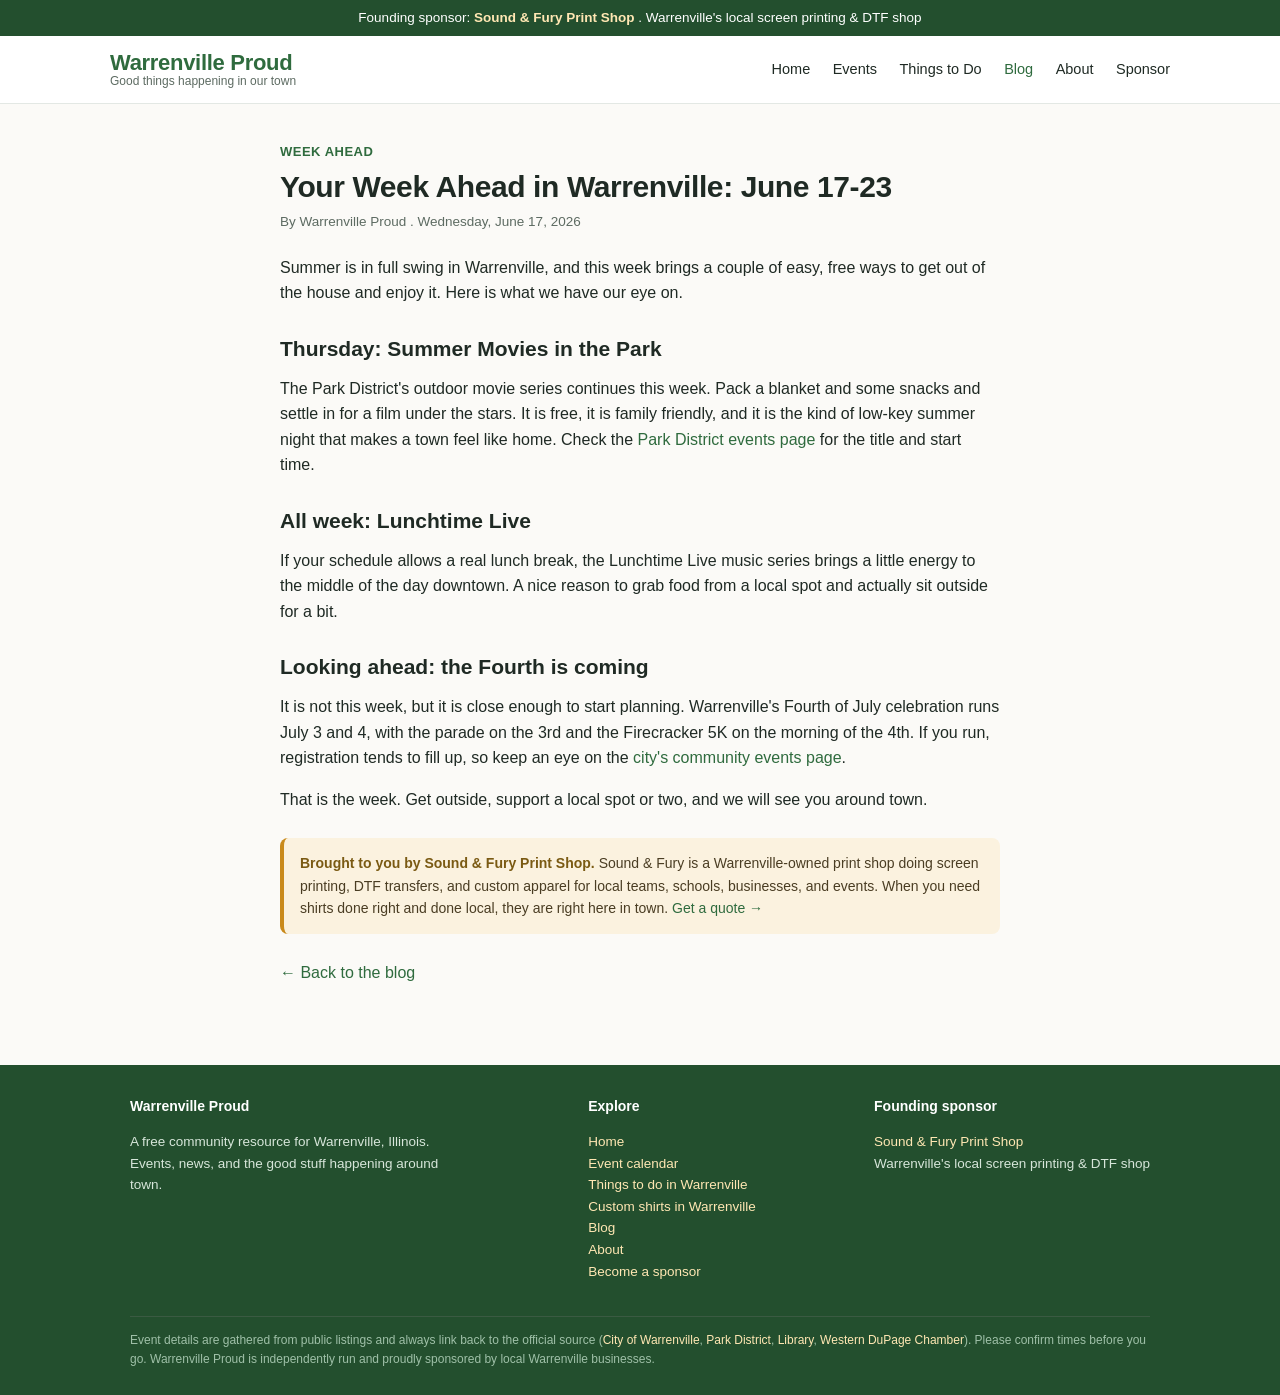
<file: blog/week-ahead-2026-06-17.html>
<!DOCTYPE html>
<html lang="en">
<head>
<meta charset="UTF-8">
<meta name="viewport" content="width=device-width, initial-scale=1.0">
<title>Your Week Ahead in Warrenville: June 17-23 | Warrenville Proud</title>
<meta name="description" content="Movies in the park, live lunchtime music, and the first signs of Fourth of July season. Here is what is happening around town this week.">
<link rel="canonical" href="https://warrenvilleproud.com/blog/week-ahead-2026-06-17.html">
<meta name="robots" content="index,follow,max-image-preview:large,max-snippet:-1">
<meta name="author" content="Warrenville Proud">
<meta name="geo.region" content="US-IL">
<meta name="geo.placename" content="Warrenville, Illinois">
<meta name="geo.position" content="41.8186;-88.1762">
<meta name="ICBM" content="41.8186, -88.1762">
<meta name="theme-color" content="#2f6b3e">
<meta property="og:type" content="article">
<meta property="og:site_name" content="Warrenville Proud">
<meta property="og:title" content="Your Week Ahead in Warrenville: June 17-23 | Warrenville Proud">
<meta property="og:description" content="Movies in the park, live lunchtime music, and the first signs of Fourth of July season. Here is what is happening around town this week.">
<meta property="og:url" content="https://warrenvilleproud.com/blog/week-ahead-2026-06-17.html">
<meta property="og:image" content="https://warrenvilleproud.com/assets/og-image.png">
<meta property="og:locale" content="en_US">
<meta name="twitter:card" content="summary_large_image">
<meta name="twitter:title" content="Your Week Ahead in Warrenville: June 17-23 | Warrenville Proud">
<meta name="twitter:description" content="Movies in the park, live lunchtime music, and the first signs of Fourth of July season. Here is what is happening around town this week.">
<meta name="twitter:image" content="https://warrenvilleproud.com/assets/og-image.png">
<link rel="icon" href="/favicon.ico" sizes="any">
<link rel="icon" type="image/png" href="../assets/favicon.png" sizes="96x96">
<link rel="apple-touch-icon" href="../assets/apple-touch-icon.png">
<link rel="sitemap" type="application/xml" href="https://warrenvilleproud.com/sitemap.xml">
<link rel="alternate" type="application/rss+xml" title="Warrenville Proud blog" href="https://warrenvilleproud.com/feed.xml">
<link rel="stylesheet" href="../assets/style.css">
<script type="application/ld+json">{"@context": "https://schema.org", "@type": "Organization", "@id": "https://warrenvilleproud.com/#org", "name": "Warrenville Proud", "url": "https://warrenvilleproud.com/", "logo": "https://warrenvilleproud.com/assets/og-image.png", "image": "https://warrenvilleproud.com/assets/og-image.png", "description": "A free, community-run guide to events and local life in Warrenville, Illinois.", "areaServed": {"@type": "City", "name": "Warrenville, Illinois"}, "knowsAbout": ["Warrenville Illinois events", "DuPage County community events", "local Warrenville news"], "sponsor": {"@type": "Organization", "name": "Sound & Fury Print Shop", "url": "https://soundandfuryprint.com", "description": "Warrenville-based screen printing and DTF custom apparel shop."}}</script>
<script type="application/ld+json">{"@context": "https://schema.org", "@type": "WebSite", "@id": "https://warrenvilleproud.com/#website", "name": "Warrenville Proud", "url": "https://warrenvilleproud.com/", "inLanguage": "en-US", "publisher": {"@id": "https://warrenvilleproud.com/#org"}}</script>
<script type="application/ld+json">{"@context": "https://schema.org", "@type": "BlogPosting", "headline": "Your Week Ahead in Warrenville: June 17-23", "datePublished": "2026-06-17", "dateModified": "2026-06-17", "author": {"@type": "Organization", "name": "Warrenville Proud"}, "publisher": {"@type": "Organization", "name": "Warrenville Proud", "logo": {"@type": "ImageObject", "url": "https://warrenvilleproud.com/assets/og-image.png"}}, "mainEntityOfPage": "https://warrenvilleproud.com/blog/week-ahead-2026-06-17.html", "image": "https://warrenvilleproud.com/assets/og-image.png", "description": "Movies in the park, live lunchtime music, and the first signs of Fourth of July season. Here is what is happening around town this week.", "isAccessibleForFree": true, "about": {"@type": "City", "name": "Warrenville, Illinois"}, "sponsor": {"@type": "Organization", "name": "Sound & Fury Print Shop", "url": "https://soundandfuryprint.com"}}</script>
<script type="application/ld+json">{"@context": "https://schema.org", "@type": "BreadcrumbList", "itemListElement": [{"@type": "ListItem", "position": 1, "name": "Home", "item": "https://warrenvilleproud.com/"}, {"@type": "ListItem", "position": 2, "name": "Blog", "item": "https://warrenvilleproud.com/blog/index.html"}, {"@type": "ListItem", "position": 3, "name": "Your Week Ahead in Warrenville: June 17-23", "item": "https://warrenvilleproud.com/blog/week-ahead-2026-06-17.html"}]}</script>
</head>
<body>
<div class="ribbon">Founding sponsor: <a href="https://soundandfuryprint.com?utm_source=warrenvilleproud&amp;utm_medium=referral&amp;utm_campaign=sponsorship&amp;utm_content=ribbon">Sound &amp; Fury Print Shop</a> . Warrenville&#x27;s local screen printing &amp; DTF shop</div>
<header class="site"><div class="wrap navbar">
  <a class="brand" href="../index.html" style="text-decoration:none">
    <span class="name">Warrenville Proud</span>
    <span class="tag">Good things happening in our town</span>
  </a>
  <nav class="links">
    <a href="../index.html">Home</a>
    <a href="../events.html">Events</a>
    <a href="../things-to-do-in-warrenville.html">Things to Do</a>
    <a href="../blog/index.html" style="color:var(--prairie)">Blog</a>
    <a href="../about.html">About</a>
    <a href="../index.html#sponsor">Sponsor</a>
  </nav>
</div></header>

<section><div class="wrap"><article class="article">
  <span class="kicker">Week Ahead</span>
  <h1>Your Week Ahead in Warrenville: June 17-23</h1>
  <div class="byline">By Warrenville Proud . Wednesday, June 17, 2026</div>
  <p>Summer is in full swing in Warrenville, and this week brings a couple of easy, free ways to get out of the house and enjoy it. Here is what we have our eye on.</p><h2>Thursday: Summer Movies in the Park</h2><p>The Park District's outdoor movie series continues this week. Pack a blanket and some snacks and settle in for a film under the stars. It is free, it is family friendly, and it is the kind of low-key summer night that makes a town feel like home. Check the <a href="https://www.warrenvilleparks.org/events/">Park District events page</a> for the title and start time.</p><h2>All week: Lunchtime Live</h2><p>If your schedule allows a real lunch break, the Lunchtime Live music series brings a little energy to the middle of the day downtown. A nice reason to grab food from a local spot and actually sit outside for a bit.</p><h2>Looking ahead: the Fourth is coming</h2><p>It is not this week, but it is close enough to start planning. Warrenville's Fourth of July celebration runs July 3 and 4, with the parade on the 3rd and the Firecracker 5K on the morning of the 4th. If you run, registration tends to fill up, so keep an eye on the <a href="https://www.warrenville.il.us/395/Community-Events">city's community events page</a>.</p><p>That is the week. Get outside, support a local spot or two, and we will see you around town.</p>
  <div class="sponsor-note"><b>Brought to you by Sound &amp; Fury Print Shop.</b> Sound &amp; Fury is a Warrenville-owned print shop doing screen printing, DTF transfers, and custom apparel for local teams, schools, businesses, and events. When you need shirts done right and done local, they are right here in town. <a href="https://soundandfuryprint.com?utm_source=warrenvilleproud&amp;utm_medium=referral&amp;utm_campaign=sponsorship&amp;utm_content=blog_note">Get a quote &rarr;</a></div>
  <p style="margin-top:26px"><a href="index.html">&larr; Back to the blog</a></p>
</article></div></section>

<footer class="site"><div class="wrap">
  <div class="cols">
    <div style="max-width:340px">
      <h4>Warrenville Proud</h4>
      <p>A free community resource for Warrenville, Illinois. Events, news, and the good stuff happening around town.</p>
    </div>
    <div>
      <h4>Explore</h4>
      <p><a href="../index.html">Home</a><br>
      <a href="../events.html">Event calendar</a><br>
      <a href="../things-to-do-in-warrenville.html">Things to do in Warrenville</a><br>
      <a href="../custom-shirts-warrenville.html">Custom shirts in Warrenville</a><br>
      <a href="../blog/index.html">Blog</a><br>
      <a href="../about.html">About</a><br>
      <a href="../index.html#sponsor">Become a sponsor</a></p>
    </div>
    <div style="max-width:300px">
      <h4>Founding sponsor</h4>
      <p><a href="https://soundandfuryprint.com?utm_source=warrenvilleproud&amp;utm_medium=referral&amp;utm_campaign=sponsorship&amp;utm_content=footer">Sound &amp; Fury Print Shop</a><br>Warrenville&#x27;s local screen printing &amp; DTF shop</p>
    </div>
  </div>
  <div class="fine">
    Event details are gathered from public listings and always link back to the official source
    (<a href="https://www.warrenville.il.us/395/Community-Events">City of Warrenville</a>,
    <a href="https://www.warrenvilleparks.org/events/">Park District</a>,
    <a href="https://www.warrenville.com/events">Library</a>,
    <a href="http://westerndupagechamber.chambermaster.com/events/calendar">Western DuPage Chamber</a>).
    Please confirm times before you go. Warrenville Proud is independently run and proudly sponsored by local Warrenville businesses.
  </div>
</div></footer>
</body>
</html>
</file>
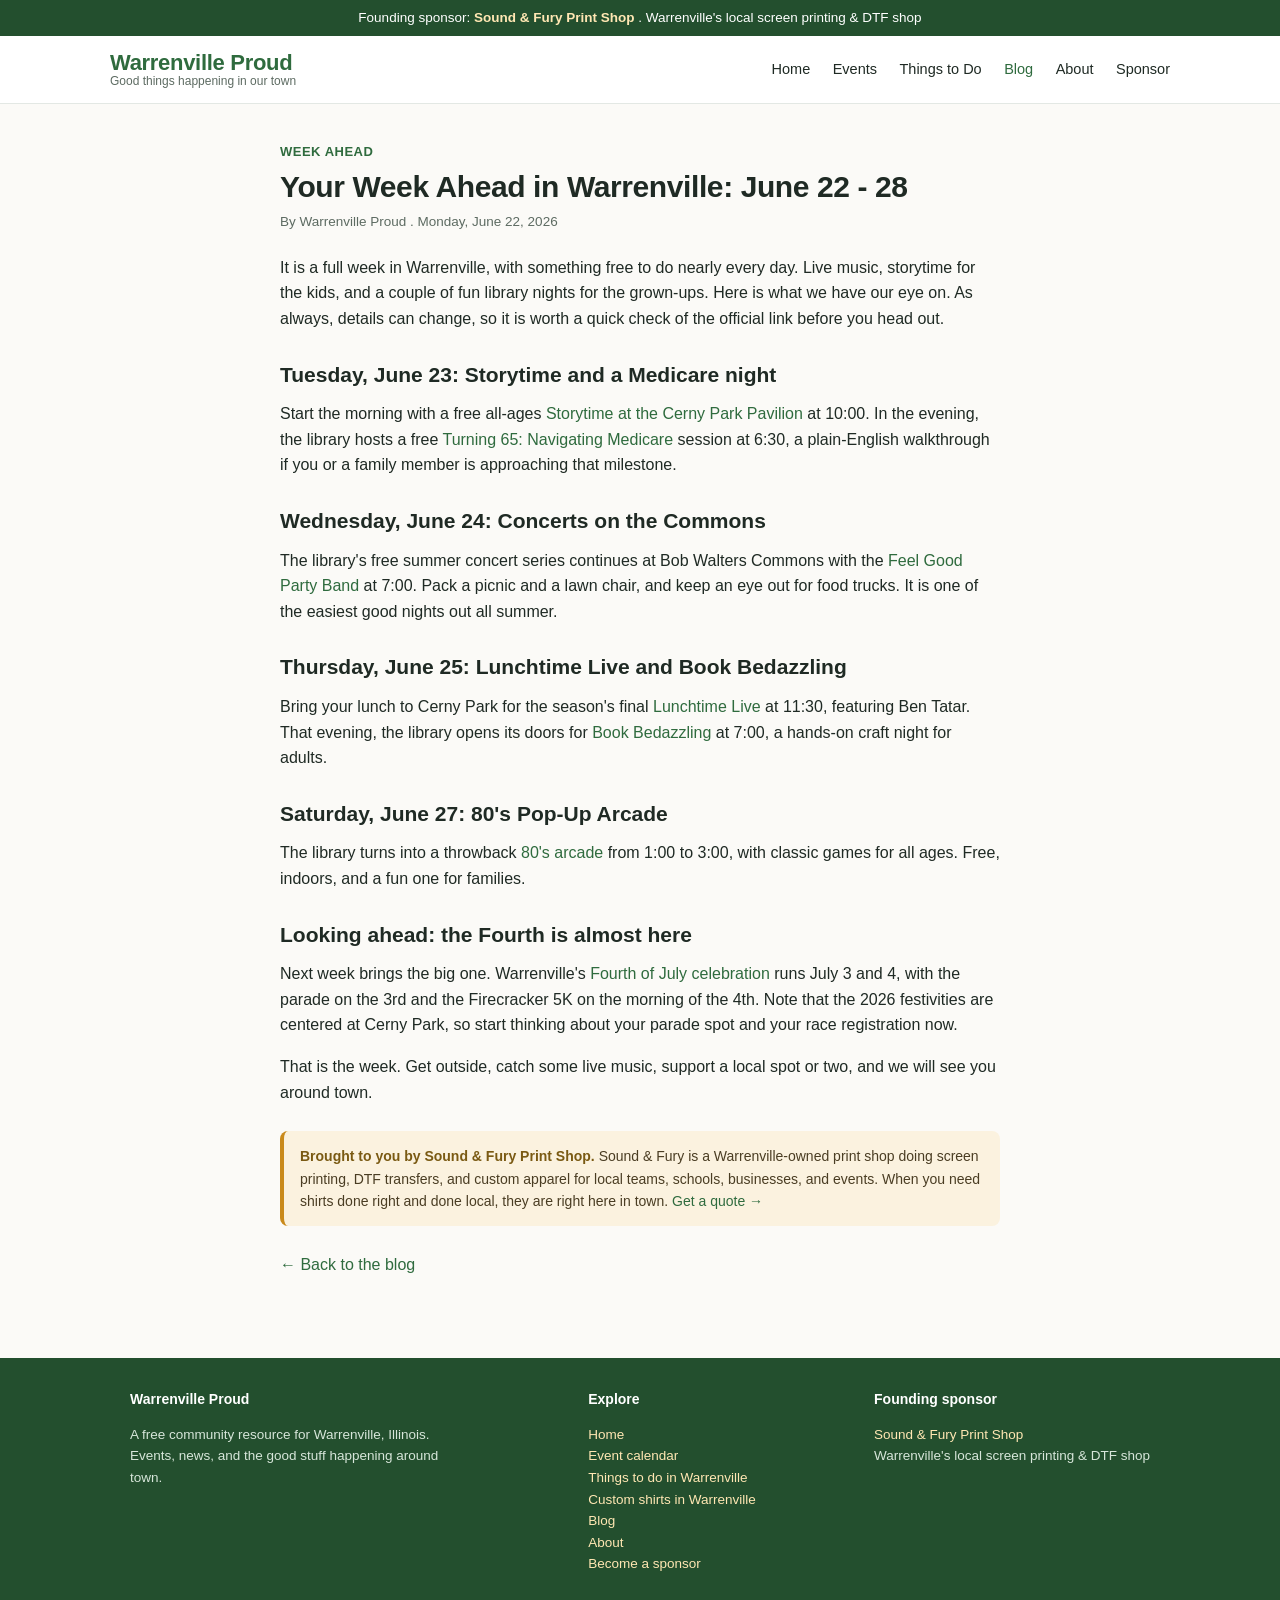
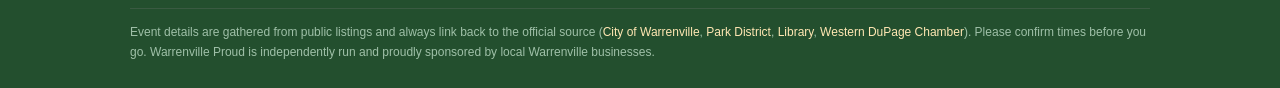
<file: blog/week-ahead-2026-06-22.html>
<!DOCTYPE html>
<html lang="en">
<head>
<meta charset="UTF-8">
<meta name="viewport" content="width=device-width, initial-scale=1.0">
<title>Your Week Ahead in Warrenville: June 22 - 28 | Warrenville Proud</title>
<meta name="description" content="Free outdoor concerts, lunchtime music, a craft night, and a pop-up arcade. Here is what is happening around town this week.">
<link rel="canonical" href="https://warrenvilleproud.com/blog/week-ahead-2026-06-22.html">
<meta name="robots" content="index,follow,max-image-preview:large,max-snippet:-1">
<meta name="author" content="Warrenville Proud">
<meta name="geo.region" content="US-IL">
<meta name="geo.placename" content="Warrenville, Illinois">
<meta name="geo.position" content="41.8186;-88.1762">
<meta name="ICBM" content="41.8186, -88.1762">
<meta name="theme-color" content="#2f6b3e">
<meta property="og:type" content="article">
<meta property="og:site_name" content="Warrenville Proud">
<meta property="og:title" content="Your Week Ahead in Warrenville: June 22 - 28 | Warrenville Proud">
<meta property="og:description" content="Free outdoor concerts, lunchtime music, a craft night, and a pop-up arcade. Here is what is happening around town this week.">
<meta property="og:url" content="https://warrenvilleproud.com/blog/week-ahead-2026-06-22.html">
<meta property="og:image" content="https://warrenvilleproud.com/assets/og-image.png">
<meta property="og:locale" content="en_US">
<meta name="twitter:card" content="summary_large_image">
<meta name="twitter:title" content="Your Week Ahead in Warrenville: June 22 - 28 | Warrenville Proud">
<meta name="twitter:description" content="Free outdoor concerts, lunchtime music, a craft night, and a pop-up arcade. Here is what is happening around town this week.">
<meta name="twitter:image" content="https://warrenvilleproud.com/assets/og-image.png">
<link rel="icon" href="/favicon.ico" sizes="any">
<link rel="icon" type="image/png" href="../assets/favicon.png" sizes="96x96">
<link rel="apple-touch-icon" href="../assets/apple-touch-icon.png">
<link rel="sitemap" type="application/xml" href="https://warrenvilleproud.com/sitemap.xml">
<link rel="alternate" type="application/rss+xml" title="Warrenville Proud blog" href="https://warrenvilleproud.com/feed.xml">
<link rel="stylesheet" href="../assets/style.css">
<script type="application/ld+json">{"@context": "https://schema.org", "@type": "Organization", "@id": "https://warrenvilleproud.com/#org", "name": "Warrenville Proud", "url": "https://warrenvilleproud.com/", "logo": "https://warrenvilleproud.com/assets/og-image.png", "image": "https://warrenvilleproud.com/assets/og-image.png", "description": "A free, community-run guide to events and local life in Warrenville, Illinois.", "areaServed": {"@type": "City", "name": "Warrenville, Illinois"}, "knowsAbout": ["Warrenville Illinois events", "DuPage County community events", "local Warrenville news"], "sponsor": {"@type": "Organization", "name": "Sound & Fury Print Shop", "url": "https://soundandfuryprint.com", "description": "Warrenville-based screen printing and DTF custom apparel shop."}}</script>
<script type="application/ld+json">{"@context": "https://schema.org", "@type": "WebSite", "@id": "https://warrenvilleproud.com/#website", "name": "Warrenville Proud", "url": "https://warrenvilleproud.com/", "inLanguage": "en-US", "publisher": {"@id": "https://warrenvilleproud.com/#org"}}</script>
<script type="application/ld+json">{"@context": "https://schema.org", "@type": "BlogPosting", "headline": "Your Week Ahead in Warrenville: June 22 - 28", "datePublished": "2026-06-22", "dateModified": "2026-06-22", "author": {"@type": "Organization", "name": "Warrenville Proud"}, "publisher": {"@type": "Organization", "name": "Warrenville Proud", "logo": {"@type": "ImageObject", "url": "https://warrenvilleproud.com/assets/og-image.png"}}, "mainEntityOfPage": "https://warrenvilleproud.com/blog/week-ahead-2026-06-22.html", "image": "https://warrenvilleproud.com/assets/og-image.png", "description": "Free outdoor concerts, lunchtime music, a craft night, and a pop-up arcade. Here is what is happening around town this week.", "isAccessibleForFree": true, "about": {"@type": "City", "name": "Warrenville, Illinois"}, "sponsor": {"@type": "Organization", "name": "Sound & Fury Print Shop", "url": "https://soundandfuryprint.com"}}</script>
<script type="application/ld+json">{"@context": "https://schema.org", "@type": "BreadcrumbList", "itemListElement": [{"@type": "ListItem", "position": 1, "name": "Home", "item": "https://warrenvilleproud.com/"}, {"@type": "ListItem", "position": 2, "name": "Blog", "item": "https://warrenvilleproud.com/blog/index.html"}, {"@type": "ListItem", "position": 3, "name": "Your Week Ahead in Warrenville: June 22 - 28", "item": "https://warrenvilleproud.com/blog/week-ahead-2026-06-22.html"}]}</script>
</head>
<body>
<div class="ribbon">Founding sponsor: <a href="https://soundandfuryprint.com?utm_source=warrenvilleproud&amp;utm_medium=referral&amp;utm_campaign=sponsorship&amp;utm_content=ribbon">Sound &amp; Fury Print Shop</a> . Warrenville&#x27;s local screen printing &amp; DTF shop</div>
<header class="site"><div class="wrap navbar">
  <a class="brand" href="../index.html" style="text-decoration:none">
    <span class="name">Warrenville Proud</span>
    <span class="tag">Good things happening in our town</span>
  </a>
  <nav class="links">
    <a href="../index.html">Home</a>
    <a href="../events.html">Events</a>
    <a href="../things-to-do-in-warrenville.html">Things to Do</a>
    <a href="../blog/index.html" style="color:var(--prairie)">Blog</a>
    <a href="../about.html">About</a>
    <a href="../index.html#sponsor">Sponsor</a>
  </nav>
</div></header>

<section><div class="wrap"><article class="article">
  <span class="kicker">Week Ahead</span>
  <h1>Your Week Ahead in Warrenville: June 22 - 28</h1>
  <div class="byline">By Warrenville Proud . Monday, June 22, 2026</div>
  <p>It is a full week in Warrenville, with something free to do nearly every day. Live music, storytime for the kids, and a couple of fun library nights for the grown-ups. Here is what we have our eye on. As always, details can change, so it is worth a quick check of the official link before you head out.</p><h2>Tuesday, June 23: Storytime and a Medicare night</h2><p>Start the morning with a free all-ages <a href="https://www.warrenville.il.us/Calendar.aspx?EID=3229">Storytime at the Cerny Park Pavilion</a> at 10:00. In the evening, the library hosts a free <a href="https://www.warrenville.il.us/Calendar.aspx?EID=3243">Turning 65: Navigating Medicare</a> session at 6:30, a plain-English walkthrough if you or a family member is approaching that milestone.</p><h2>Wednesday, June 24: Concerts on the Commons</h2><p>The library's free summer concert series continues at Bob Walters Commons with the <a href="https://www.warrenville.com/event/16427842">Feel Good Party Band</a> at 7:00. Pack a picnic and a lawn chair, and keep an eye out for food trucks. It is one of the easiest good nights out all summer.</p><h2>Thursday, June 25: Lunchtime Live and Book Bedazzling</h2><p>Bring your lunch to Cerny Park for the season's final <a href="https://www.warrenville.il.us/Calendar.aspx?EID=3202">Lunchtime Live</a> at 11:30, featuring Ben Tatar. That evening, the library opens its doors for <a href="https://www.warrenville.il.us/Calendar.aspx?EID=3244">Book Bedazzling</a> at 7:00, a hands-on craft night for adults.</p><h2>Saturday, June 27: 80's Pop-Up Arcade</h2><p>The library turns into a throwback <a href="https://www.warrenville.il.us/Calendar.aspx?EID=3245">80's arcade</a> from 1:00 to 3:00, with classic games for all ages. Free, indoors, and a fun one for families.</p><h2>Looking ahead: the Fourth is almost here</h2><p>Next week brings the big one. Warrenville's <a href="https://www.warrenville.il.us/Calendar.aspx?EID=3248">Fourth of July celebration</a> runs July 3 and 4, with the parade on the 3rd and the Firecracker 5K on the morning of the 4th. Note that the 2026 festivities are centered at Cerny Park, so start thinking about your parade spot and your race registration now.</p><p>That is the week. Get outside, catch some live music, support a local spot or two, and we will see you around town.</p>
  <div class="sponsor-note"><b>Brought to you by Sound &amp; Fury Print Shop.</b> Sound &amp; Fury is a Warrenville-owned print shop doing screen printing, DTF transfers, and custom apparel for local teams, schools, businesses, and events. When you need shirts done right and done local, they are right here in town. <a href="https://soundandfuryprint.com?utm_source=warrenvilleproud&amp;utm_medium=referral&amp;utm_campaign=sponsorship&amp;utm_content=blog_note">Get a quote &rarr;</a></div>
  <p style="margin-top:26px"><a href="index.html">&larr; Back to the blog</a></p>
</article></div></section>

<footer class="site"><div class="wrap">
  <div class="cols">
    <div style="max-width:340px">
      <h4>Warrenville Proud</h4>
      <p>A free community resource for Warrenville, Illinois. Events, news, and the good stuff happening around town.</p>
    </div>
    <div>
      <h4>Explore</h4>
      <p><a href="../index.html">Home</a><br>
      <a href="../events.html">Event calendar</a><br>
      <a href="../things-to-do-in-warrenville.html">Things to do in Warrenville</a><br>
      <a href="../custom-shirts-warrenville.html">Custom shirts in Warrenville</a><br>
      <a href="../blog/index.html">Blog</a><br>
      <a href="../about.html">About</a><br>
      <a href="../index.html#sponsor">Become a sponsor</a></p>
    </div>
    <div style="max-width:300px">
      <h4>Founding sponsor</h4>
      <p><a href="https://soundandfuryprint.com?utm_source=warrenvilleproud&amp;utm_medium=referral&amp;utm_campaign=sponsorship&amp;utm_content=footer">Sound &amp; Fury Print Shop</a><br>Warrenville&#x27;s local screen printing &amp; DTF shop</p>
    </div>
  </div>
  <div class="fine">
    Event details are gathered from public listings and always link back to the official source
    (<a href="https://www.warrenville.il.us/395/Community-Events">City of Warrenville</a>,
    <a href="https://www.warrenvilleparks.org/events/">Park District</a>,
    <a href="https://www.warrenville.com/events">Library</a>,
    <a href="http://westerndupagechamber.chambermaster.com/events/calendar">Western DuPage Chamber</a>).
    Please confirm times before you go. Warrenville Proud is independently run and proudly sponsored by local Warrenville businesses.
  </div>
</div></footer>
</body>
</html>
</file>
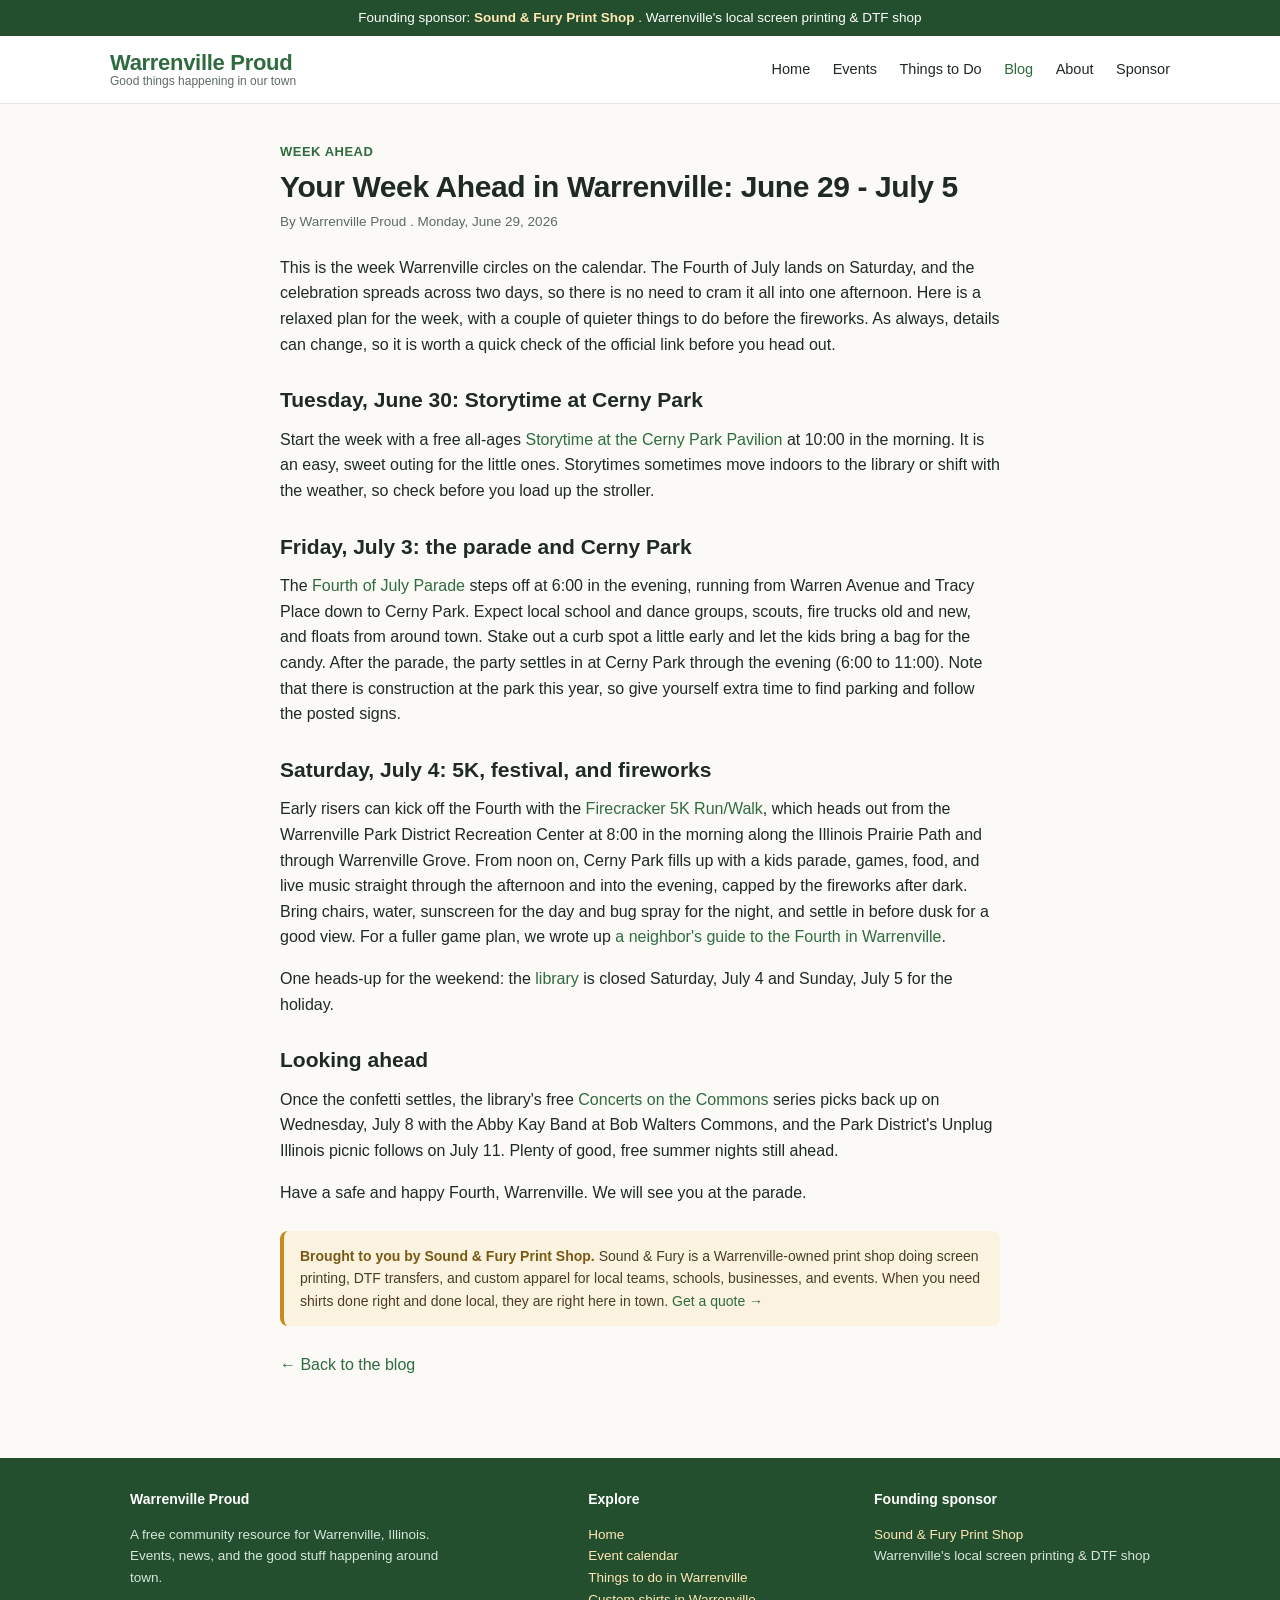
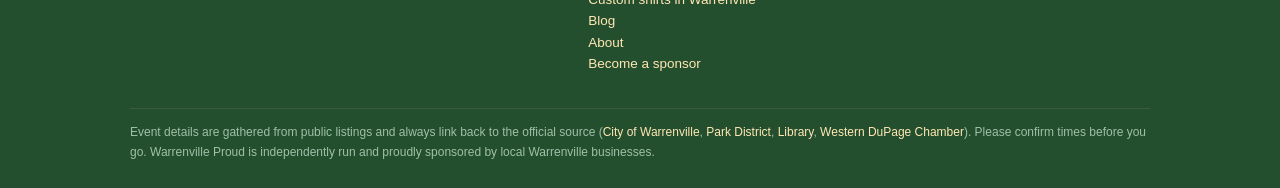
<file: blog/week-ahead-2026-06-29.html>
<!DOCTYPE html>
<html lang="en">
<head>
<meta charset="UTF-8">
<meta name="viewport" content="width=device-width, initial-scale=1.0">
<title>Your Week Ahead in Warrenville: June 29 - July 5 | Warrenville Proud</title>
<meta name="description" content="It is the big one: parade, 5K, and fireworks over Cerny Park. Here is your simple plan for Fourth of July week in Warrenville.">
<link rel="canonical" href="https://warrenvilleproud.com/blog/week-ahead-2026-06-29.html">
<meta name="robots" content="index,follow,max-image-preview:large,max-snippet:-1">
<meta name="author" content="Warrenville Proud">
<meta name="geo.region" content="US-IL">
<meta name="geo.placename" content="Warrenville, Illinois">
<meta name="geo.position" content="41.8186;-88.1762">
<meta name="ICBM" content="41.8186, -88.1762">
<meta name="theme-color" content="#2f6b3e">
<meta property="og:type" content="article">
<meta property="og:site_name" content="Warrenville Proud">
<meta property="og:title" content="Your Week Ahead in Warrenville: June 29 - July 5 | Warrenville Proud">
<meta property="og:description" content="It is the big one: parade, 5K, and fireworks over Cerny Park. Here is your simple plan for Fourth of July week in Warrenville.">
<meta property="og:url" content="https://warrenvilleproud.com/blog/week-ahead-2026-06-29.html">
<meta property="og:image" content="https://warrenvilleproud.com/assets/og-image.png">
<meta property="og:locale" content="en_US">
<meta name="twitter:card" content="summary_large_image">
<meta name="twitter:title" content="Your Week Ahead in Warrenville: June 29 - July 5 | Warrenville Proud">
<meta name="twitter:description" content="It is the big one: parade, 5K, and fireworks over Cerny Park. Here is your simple plan for Fourth of July week in Warrenville.">
<meta name="twitter:image" content="https://warrenvilleproud.com/assets/og-image.png">
<link rel="icon" href="/favicon.ico" sizes="any">
<link rel="icon" type="image/png" href="../assets/favicon.png" sizes="96x96">
<link rel="apple-touch-icon" href="../assets/apple-touch-icon.png">
<link rel="sitemap" type="application/xml" href="https://warrenvilleproud.com/sitemap.xml">
<link rel="alternate" type="application/rss+xml" title="Warrenville Proud blog" href="https://warrenvilleproud.com/feed.xml">
<link rel="stylesheet" href="../assets/style.css">
<script type="application/ld+json">{"@context": "https://schema.org", "@type": "Organization", "@id": "https://warrenvilleproud.com/#org", "name": "Warrenville Proud", "url": "https://warrenvilleproud.com/", "logo": "https://warrenvilleproud.com/assets/og-image.png", "image": "https://warrenvilleproud.com/assets/og-image.png", "description": "A free, community-run guide to events and local life in Warrenville, Illinois.", "areaServed": {"@type": "City", "name": "Warrenville, Illinois"}, "knowsAbout": ["Warrenville Illinois events", "DuPage County community events", "local Warrenville news"], "sponsor": {"@type": "Organization", "name": "Sound & Fury Print Shop", "url": "https://soundandfuryprint.com", "description": "Warrenville-based screen printing and DTF custom apparel shop."}}</script>
<script type="application/ld+json">{"@context": "https://schema.org", "@type": "WebSite", "@id": "https://warrenvilleproud.com/#website", "name": "Warrenville Proud", "url": "https://warrenvilleproud.com/", "inLanguage": "en-US", "publisher": {"@id": "https://warrenvilleproud.com/#org"}}</script>
<script type="application/ld+json">{"@context": "https://schema.org", "@type": "BlogPosting", "headline": "Your Week Ahead in Warrenville: June 29 - July 5", "datePublished": "2026-06-29", "dateModified": "2026-06-29", "author": {"@type": "Organization", "name": "Warrenville Proud"}, "publisher": {"@type": "Organization", "name": "Warrenville Proud", "logo": {"@type": "ImageObject", "url": "https://warrenvilleproud.com/assets/og-image.png"}}, "mainEntityOfPage": "https://warrenvilleproud.com/blog/week-ahead-2026-06-29.html", "image": "https://warrenvilleproud.com/assets/og-image.png", "description": "It is the big one: parade, 5K, and fireworks over Cerny Park. Here is your simple plan for Fourth of July week in Warrenville.", "isAccessibleForFree": true, "about": {"@type": "City", "name": "Warrenville, Illinois"}, "sponsor": {"@type": "Organization", "name": "Sound & Fury Print Shop", "url": "https://soundandfuryprint.com"}}</script>
<script type="application/ld+json">{"@context": "https://schema.org", "@type": "BreadcrumbList", "itemListElement": [{"@type": "ListItem", "position": 1, "name": "Home", "item": "https://warrenvilleproud.com/"}, {"@type": "ListItem", "position": 2, "name": "Blog", "item": "https://warrenvilleproud.com/blog/index.html"}, {"@type": "ListItem", "position": 3, "name": "Your Week Ahead in Warrenville: June 29 - July 5", "item": "https://warrenvilleproud.com/blog/week-ahead-2026-06-29.html"}]}</script>
</head>
<body>
<div class="ribbon">Founding sponsor: <a href="https://soundandfuryprint.com?utm_source=warrenvilleproud&amp;utm_medium=referral&amp;utm_campaign=sponsorship&amp;utm_content=ribbon">Sound &amp; Fury Print Shop</a> . Warrenville&#x27;s local screen printing &amp; DTF shop</div>
<header class="site"><div class="wrap navbar">
  <a class="brand" href="../index.html" style="text-decoration:none">
    <span class="name">Warrenville Proud</span>
    <span class="tag">Good things happening in our town</span>
  </a>
  <nav class="links">
    <a href="../index.html">Home</a>
    <a href="../events.html">Events</a>
    <a href="../things-to-do-in-warrenville.html">Things to Do</a>
    <a href="../blog/index.html" style="color:var(--prairie)">Blog</a>
    <a href="../about.html">About</a>
    <a href="../index.html#sponsor">Sponsor</a>
  </nav>
</div></header>

<section><div class="wrap"><article class="article">
  <span class="kicker">Week Ahead</span>
  <h1>Your Week Ahead in Warrenville: June 29 - July 5</h1>
  <div class="byline">By Warrenville Proud . Monday, June 29, 2026</div>
  <p>This is the week Warrenville circles on the calendar. The Fourth of July lands on Saturday, and the celebration spreads across two days, so there is no need to cram it all into one afternoon. Here is a relaxed plan for the week, with a couple of quieter things to do before the fireworks. As always, details can change, so it is worth a quick check of the official link before you head out.</p><h2>Tuesday, June 30: Storytime at Cerny Park</h2><p>Start the week with a free all-ages <a href="https://www.warrenville.il.us/Calendar.aspx?EID=3230">Storytime at the Cerny Park Pavilion</a> at 10:00 in the morning. It is an easy, sweet outing for the little ones. Storytimes sometimes move indoors to the library or shift with the weather, so check before you load up the stroller.</p><h2>Friday, July 3: the parade and Cerny Park</h2><p>The <a href="https://www.warrenville.il.us/Calendar.aspx?EID=3248">Fourth of July Parade</a> steps off at 6:00 in the evening, running from Warren Avenue and Tracy Place down to Cerny Park. Expect local school and dance groups, scouts, fire trucks old and new, and floats from around town. Stake out a curb spot a little early and let the kids bring a bag for the candy. After the parade, the party settles in at Cerny Park through the evening (6:00 to 11:00). Note that there is construction at the park this year, so give yourself extra time to find parking and follow the posted signs.</p><h2>Saturday, July 4: 5K, festival, and fireworks</h2><p>Early risers can kick off the Fourth with the <a href="https://www.warrenvilleparks.org/events/">Firecracker 5K Run/Walk</a>, which heads out from the Warrenville Park District Recreation Center at 8:00 in the morning along the Illinois Prairie Path and through Warrenville Grove. From noon on, Cerny Park fills up with a kids parade, games, food, and live music straight through the afternoon and into the evening, capped by the fireworks after dark. Bring chairs, water, sunscreen for the day and bug spray for the night, and settle in before dusk for a good view. For a fuller game plan, we wrote up <a href="https://warrenvilleproud.com/blog/fourth-of-july-warrenville-guide.html">a neighbor's guide to the Fourth in Warrenville</a>.</p><p>One heads-up for the weekend: the <a href="https://www.warrenville.com/events">library</a> is closed Saturday, July 4 and Sunday, July 5 for the holiday.</p><h2>Looking ahead</h2><p>Once the confetti settles, the library's free <a href="https://www.warrenville.com/event/16427846">Concerts on the Commons</a> series picks back up on Wednesday, July 8 with the Abby Kay Band at Bob Walters Commons, and the Park District's Unplug Illinois picnic follows on July 11. Plenty of good, free summer nights still ahead.</p><p>Have a safe and happy Fourth, Warrenville. We will see you at the parade.</p>
  <div class="sponsor-note"><b>Brought to you by Sound &amp; Fury Print Shop.</b> Sound &amp; Fury is a Warrenville-owned print shop doing screen printing, DTF transfers, and custom apparel for local teams, schools, businesses, and events. When you need shirts done right and done local, they are right here in town. <a href="https://soundandfuryprint.com?utm_source=warrenvilleproud&amp;utm_medium=referral&amp;utm_campaign=sponsorship&amp;utm_content=blog_note">Get a quote &rarr;</a></div>
  <p style="margin-top:26px"><a href="index.html">&larr; Back to the blog</a></p>
</article></div></section>

<footer class="site"><div class="wrap">
  <div class="cols">
    <div style="max-width:340px">
      <h4>Warrenville Proud</h4>
      <p>A free community resource for Warrenville, Illinois. Events, news, and the good stuff happening around town.</p>
    </div>
    <div>
      <h4>Explore</h4>
      <p><a href="../index.html">Home</a><br>
      <a href="../events.html">Event calendar</a><br>
      <a href="../things-to-do-in-warrenville.html">Things to do in Warrenville</a><br>
      <a href="../custom-shirts-warrenville.html">Custom shirts in Warrenville</a><br>
      <a href="../blog/index.html">Blog</a><br>
      <a href="../about.html">About</a><br>
      <a href="../index.html#sponsor">Become a sponsor</a></p>
    </div>
    <div style="max-width:300px">
      <h4>Founding sponsor</h4>
      <p><a href="https://soundandfuryprint.com?utm_source=warrenvilleproud&amp;utm_medium=referral&amp;utm_campaign=sponsorship&amp;utm_content=footer">Sound &amp; Fury Print Shop</a><br>Warrenville&#x27;s local screen printing &amp; DTF shop</p>
    </div>
  </div>
  <div class="fine">
    Event details are gathered from public listings and always link back to the official source
    (<a href="https://www.warrenville.il.us/395/Community-Events">City of Warrenville</a>,
    <a href="https://www.warrenvilleparks.org/events/">Park District</a>,
    <a href="https://www.warrenville.com/events">Library</a>,
    <a href="http://westerndupagechamber.chambermaster.com/events/calendar">Western DuPage Chamber</a>).
    Please confirm times before you go. Warrenville Proud is independently run and proudly sponsored by local Warrenville businesses.
  </div>
</div></footer>
</body>
</html>
</file>
<file: assets/style.css>
/* Warrenville Proud - shared styles. Civic, warm, prairie-town feel. Light mode. */
:root{
  --prairie:#2f6b3e; --prairie-dk:#234f2e; --prairie-bg:#eaf3ec;
  --gold:#c98a1b; --gold-bg:#fbf2df;
  --ink:#1f2a24; --muted:#5d6b62; --line:#e3e8e4; --bg:#fbfaf7; --card:#ffffff;
  --sky:#2e6fa3;
}
*{box-sizing:border-box}
html{scroll-behavior:smooth}
body{margin:0;background:var(--bg);color:var(--ink);font-family:-apple-system,BlinkMacSystemFont,"Segoe UI",Roboto,Helvetica,Arial,sans-serif;line-height:1.6;}
a{color:var(--prairie);text-decoration:none}
a:hover{text-decoration:underline}
img{max-width:100%}
.wrap{max-width:1060px;margin:0 auto;padding:0 20px}

/* sponsor ribbon */
.ribbon{background:var(--prairie-dk);color:#fff;font-size:13.5px;text-align:center;padding:7px 12px}
.ribbon a{color:#ffe7b3;font-weight:600}
.ribbon a:hover{color:#fff}

/* header / nav */
header.site{background:var(--card);border-bottom:1px solid var(--line)}
.navbar{display:flex;align-items:center;justify-content:space-between;padding:14px 0;gap:16px}
.brand{display:flex;flex-direction:column;line-height:1.15}
.brand .name{font-size:22px;font-weight:800;color:var(--prairie);letter-spacing:-0.3px}
.brand .tag{font-size:12px;color:var(--muted)}
nav.links a{margin-left:18px;font-size:14.5px;color:var(--ink);font-weight:500}
nav.links a:hover{color:var(--prairie);text-decoration:none}

/* hero */
.hero{background:linear-gradient(160deg,var(--prairie) 0%,var(--prairie-dk) 100%);color:#fff;padding:44px 0 40px}
.hero h1{font-size:34px;margin:0 0 8px;letter-spacing:-0.5px}
.hero p{font-size:17px;margin:0;max-width:640px;color:#e7f1e9}
.hero .cta{margin-top:18px;display:inline-block;background:var(--gold);color:#3a2a08;font-weight:700;padding:11px 20px;border-radius:999px;font-size:14.5px}
.hero .cta:hover{background:#e0a02c;text-decoration:none}

/* sections */
section{padding:34px 0}
.sec-head{display:flex;align-items:baseline;justify-content:space-between;margin-bottom:16px}
.sec-head h2{font-size:23px;margin:0;letter-spacing:-0.3px}
.sec-head a{font-size:14px;font-weight:600}
.lead{color:var(--muted);font-size:15px;margin:-6px 0 18px}

/* cards grid */
.grid{display:grid;gap:16px}
.grid.cols-3{grid-template-columns:repeat(3,1fr)}
.grid.cols-2{grid-template-columns:repeat(2,1fr)}
.card{background:var(--card);border:1px solid var(--line);border-radius:14px;padding:18px;display:flex;flex-direction:column}
.card h3{margin:0 0 6px;font-size:18px;line-height:1.25}
.card .meta{font-size:12.5px;color:var(--muted);margin-bottom:8px}
.card p{margin:0 0 12px;font-size:14px;color:#39463d}
.card .more{margin-top:auto;font-size:13.5px;font-weight:600}

/* event row */
.events-list{display:flex;flex-direction:column;gap:10px}
.event{display:flex;gap:16px;background:var(--card);border:1px solid var(--line);border-radius:12px;padding:14px 16px}
.event .when{flex:0 0 84px;text-align:center;background:var(--prairie-bg);border-radius:10px;padding:8px 4px;height:fit-content}
.event .when .mo{font-size:11px;text-transform:uppercase;letter-spacing:.5px;color:var(--prairie);font-weight:700}
.event .when .day{font-size:24px;font-weight:800;color:var(--prairie-dk);line-height:1}
.event .when .dow{font-size:11px;color:var(--muted)}
.event .body h3{margin:0 0 3px;font-size:17px}
.event .body .det{font-size:12.5px;color:var(--muted);margin-bottom:5px}
.event .body p{margin:0 0 6px;font-size:13.5px;color:#39463d}
.event .pill{display:inline-block;font-size:11px;font-weight:600;background:var(--gold-bg);color:var(--gold);padding:2px 9px;border-radius:999px;margin-bottom:5px}

/* spotlight */
.spotlight{background:var(--gold-bg);border:1px solid #efdcb0;border-radius:16px;padding:22px}
.spotlight .kicker{font-size:12px;font-weight:700;text-transform:uppercase;letter-spacing:.6px;color:var(--gold)}
.spotlight h3{margin:4px 0 6px;font-size:21px}
.spotlight p{margin:0 0 12px;font-size:14.5px;color:#4a3d23}
.spotlight .founding{font-size:12px;color:#7a6326;margin-top:10px}
.btn{display:inline-block;background:var(--prairie);color:#fff;font-weight:600;padding:9px 16px;border-radius:999px;font-size:14px}
.btn:hover{background:var(--prairie-dk);text-decoration:none}

/* sponsor CTA strip */
.sponsor-cta{background:var(--prairie-bg);border:1px dashed #b9d3bf;border-radius:14px;padding:20px;text-align:center}
.sponsor-cta h3{margin:0 0 6px;font-size:19px}
.sponsor-cta p{margin:0 0 12px;color:#3c5743;font-size:14.5px}

/* article */
.article{max-width:720px;margin:0 auto}
.article .kicker{color:var(--prairie);font-weight:700;font-size:13px;text-transform:uppercase;letter-spacing:.5px}
.article h1{font-size:30px;margin:6px 0 6px;letter-spacing:-0.4px;line-height:1.2}
.article .byline{color:var(--muted);font-size:13.5px;margin-bottom:22px}
.article p{font-size:16px;margin:0 0 16px}
.article h2{font-size:21px;margin:26px 0 10px}
.article ul{font-size:16px;margin:0 0 16px;padding-left:22px}
.article li{margin-bottom:6px}
.sponsor-note{background:var(--gold-bg);border-left:4px solid var(--gold);border-radius:8px;padding:14px 16px;margin:26px 0 0;font-size:14px;color:#4a3d23}
.sponsor-note b{color:#7a5a13}

/* footer */
footer.site{background:var(--prairie-dk);color:#d7e6da;margin-top:30px;padding:30px 0 26px;font-size:13.5px}
footer.site a{color:#ffe7b3}
footer.site .cols{display:flex;justify-content:space-between;gap:24px;flex-wrap:wrap}
footer.site h4{color:#fff;margin:0 0 8px;font-size:14px}
footer.site .fine{margin-top:20px;padding-top:14px;border-top:1px solid #3a5a42;color:#9fc0a8;font-size:12px}

@media(max-width:820px){
  .grid.cols-3,.grid.cols-2{grid-template-columns:1fr}
  .navbar{flex-direction:column;align-items:flex-start;gap:8px}
  nav.links a{margin-left:0;margin-right:16px}
  .hero h1{font-size:27px}
}
</file>
